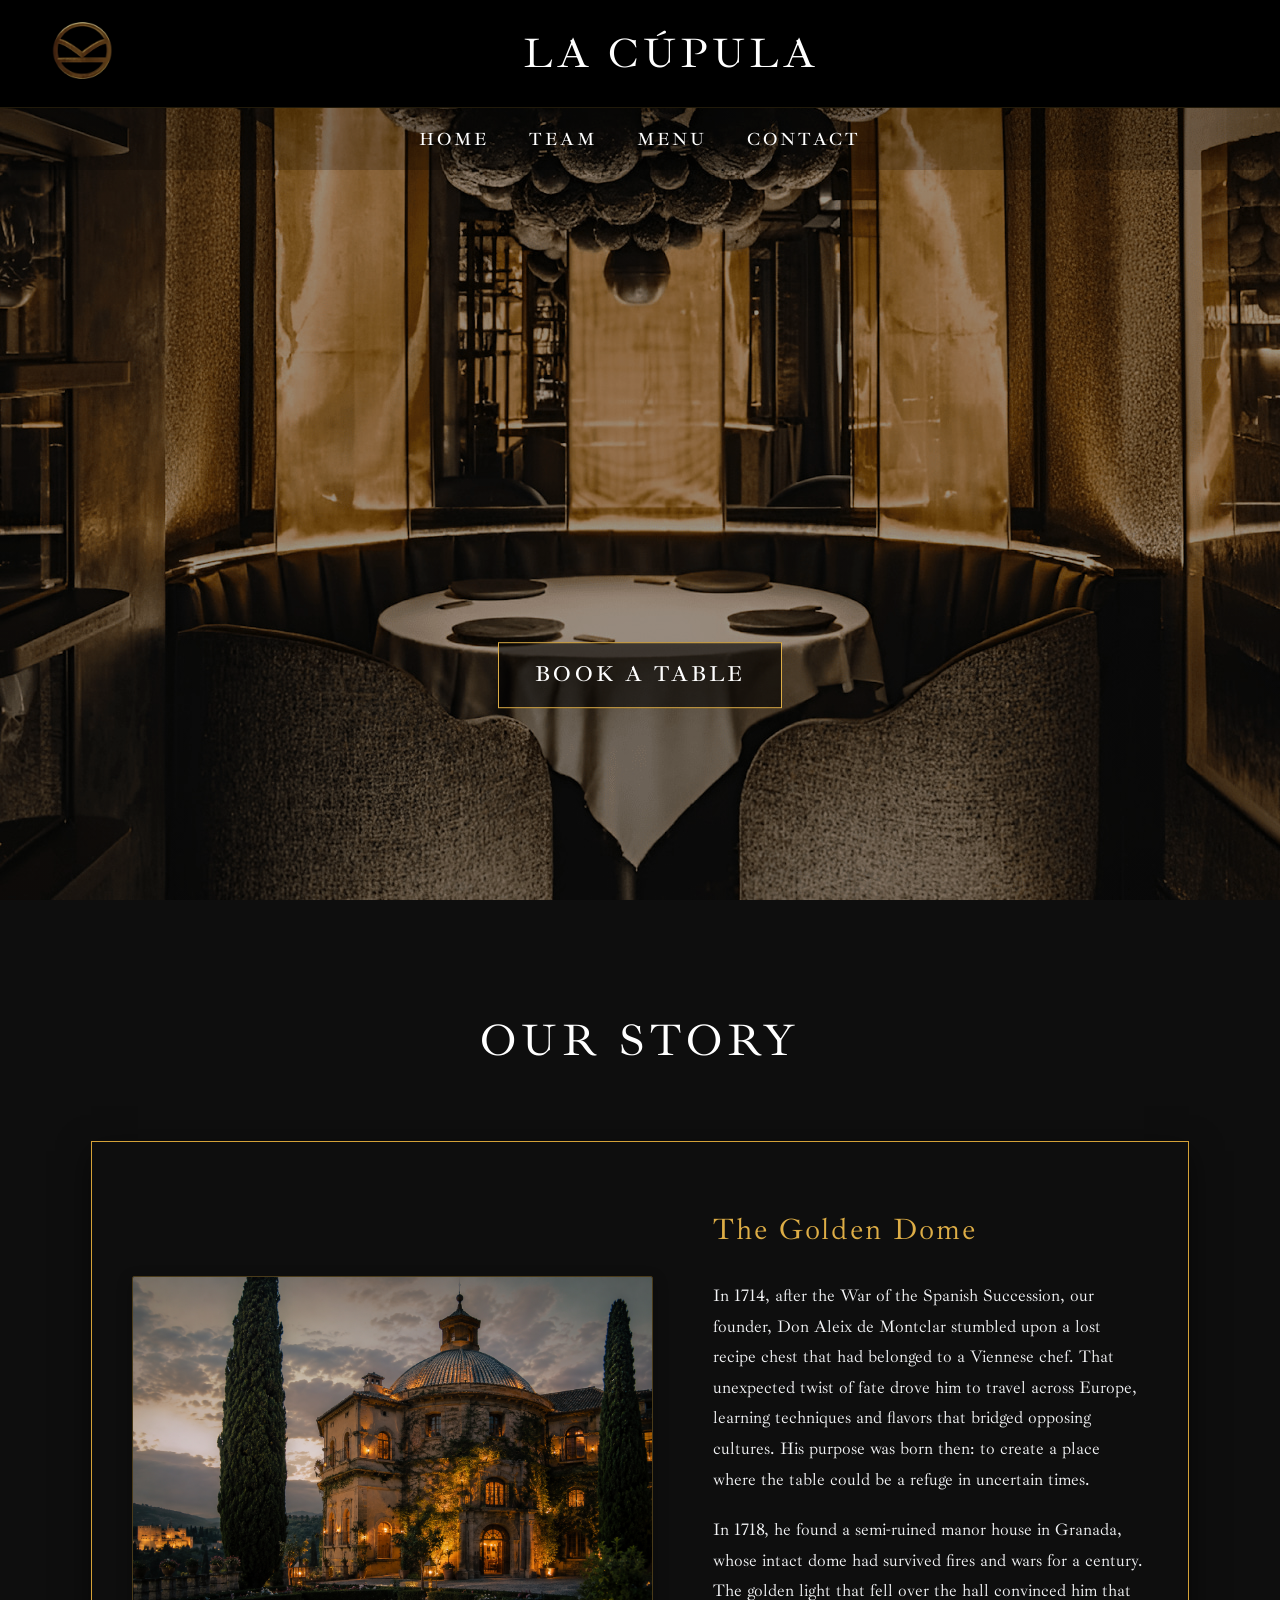
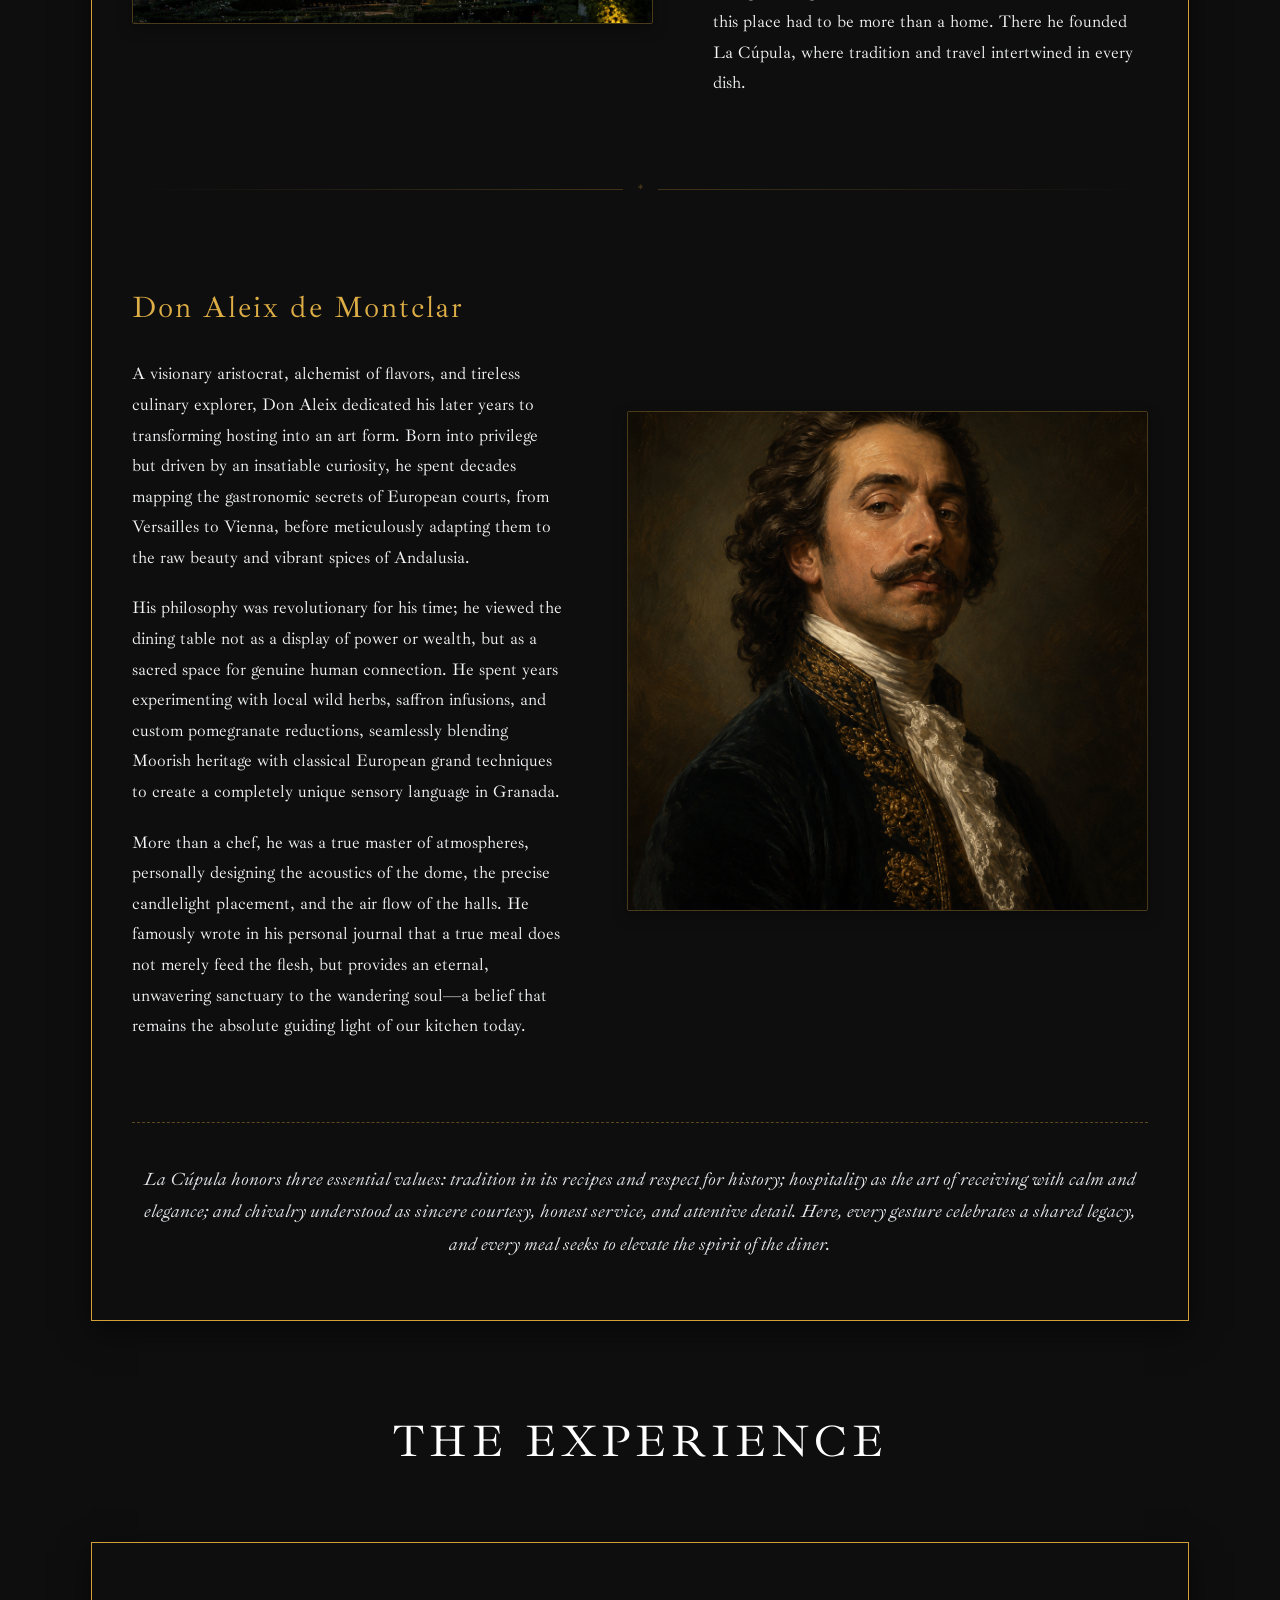
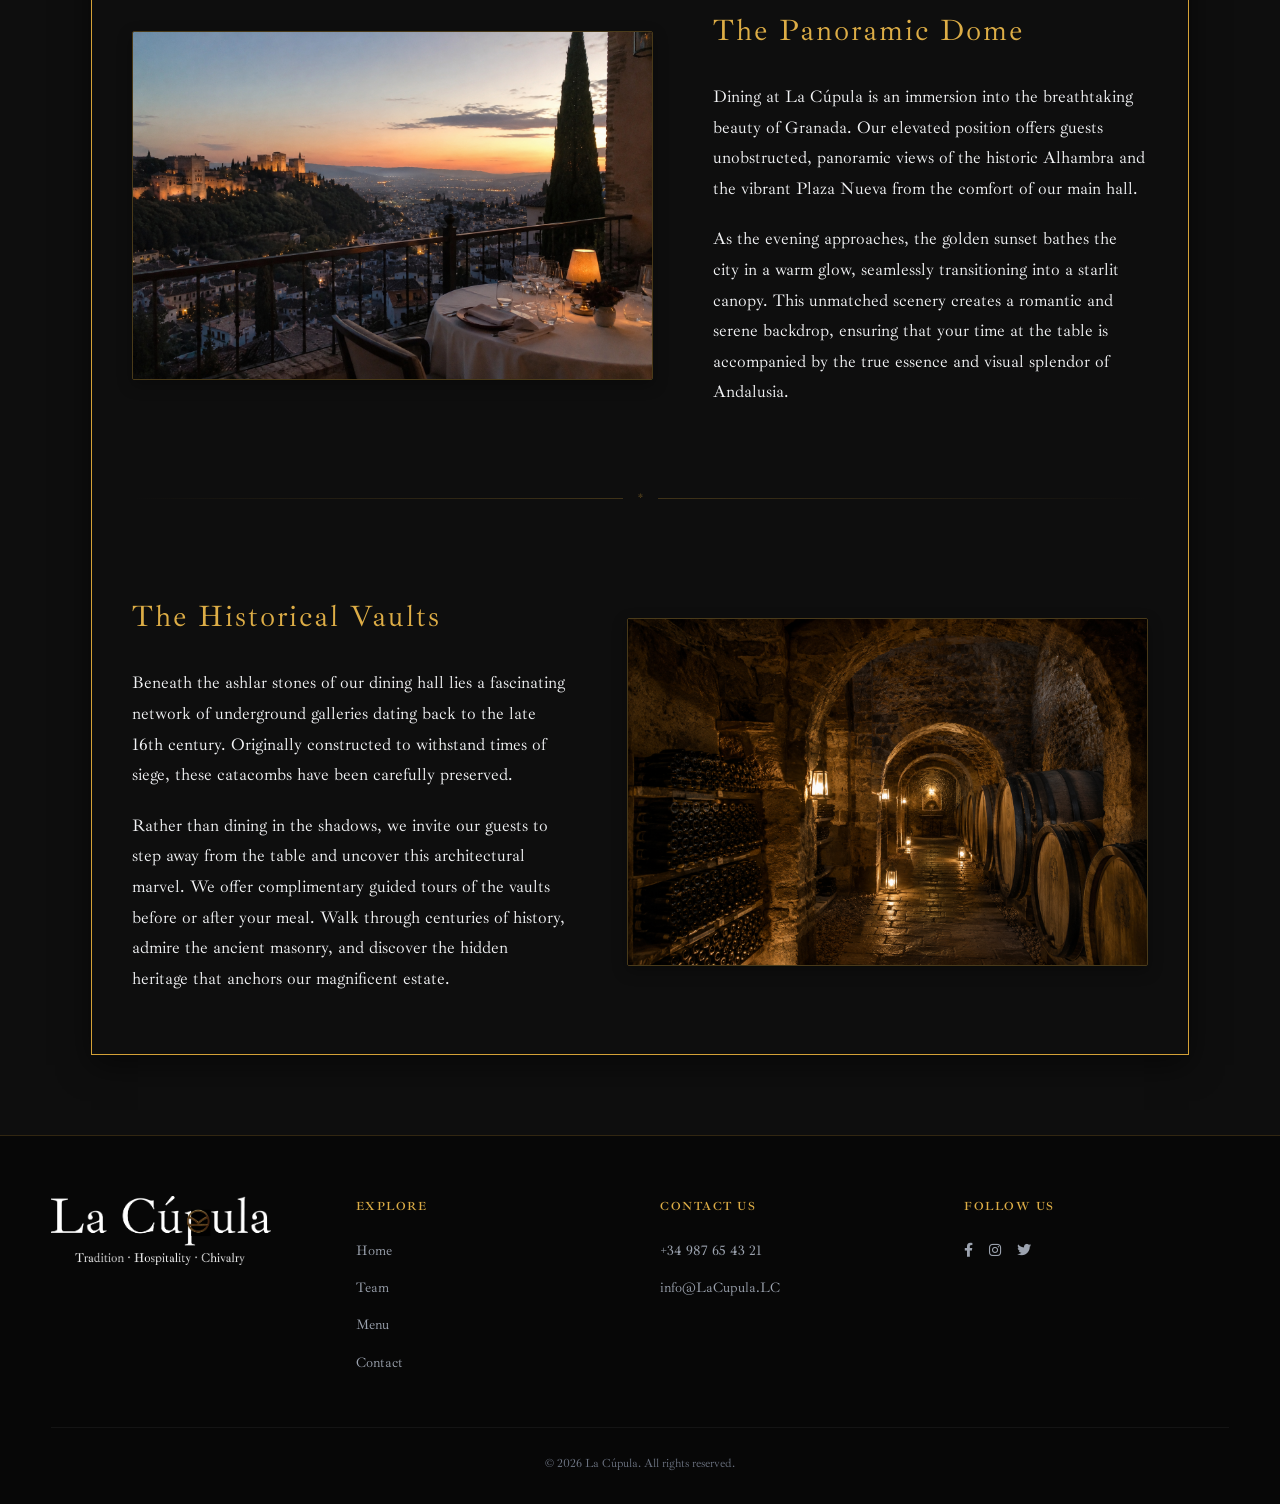
<file: Cupula/Index.html>
<!doctype html>
<html lang="en">
  <head>
    <meta charset="UTF-8" />
    <meta name="viewport" content="width=device-width, initial-scale=1.0" />
    <link rel="stylesheet" href="CSS/Footer.css" />
    <link rel="stylesheet" href="CSS/Header.css" />
    <link rel="stylesheet" href="CSS/Hero.css" />
    <link rel="stylesheet" href="CSS/Index.css" />
    <title>La Cúpula – Index</title>
    <link
      rel="stylesheet"
      href="https://cdnjs.cloudflare.com/ajax/libs/font-awesome/6.0.0/css/all.min.css"
    />
  </head>
  <body>
    <header>
      <div class="logo">
        <a href="index.html"
          ><img src="assets/img/logo.png" alt="La Cúpula Logo"
        /></a>
      </div>
      <div class="nombre">La Cúpula</div>

      <input type="checkbox" id="menu-toggle" class="menu-toggle" />
      <label
        for="menu-toggle"
        class="hamburger"
        aria-label="Toggle navigation menu"
      >
        <span></span>
        <span></span>
        <span></span>
      </label>

      <nav class="hamburger-menu">
        <a href="#story-section">HOME</a>
        <a href="html/Team.html">TEAM</a>
        <a href="html/Menu.html">MENU</a>
        <a href="html/Contact.html">CONTACT</a>
      </nav>
    </header>

    <main>
      <section class="hero">
        <div class="hero-menu">
          <nav class="hero-nav">
            <a href="#story-section">HOME</a>
            <a href="html/Team.html">TEAM</a>
            <a href="html/Menu.html">MENU</a>
            <a href="html/Contact.html">CONTACT</a>
          </nav>
        </div>
        <div class="hero-reserve">
          <a href="html/Contact.html">BOOK A TABLE</a>
        </div>
      </section>

      <section class="story-section">
        <h1 class="story-title">OUR STORY</h1>

        <div class="story-container">
          <div class="story-block">
            <div class="story-image-area">
              <img
                class="story-photo"
                src="assets/img/mansion.png"
                alt="Candlelight dinner ambiance at La Cúpula"
              />
            </div>
            <div class="story-text">
              <h2>The Golden Dome</h2>
              <p>
                In 1714, after the War of the Spanish Succession, our founder,
                Don Aleix de Montclar stumbled upon a lost recipe chest that had
                belonged to a Viennese chef. That unexpected twist of fate drove
                him to travel across Europe, learning techniques and flavors
                that bridged opposing cultures. His purpose was born then: to
                create a place where the table could be a refuge in uncertain
                times.
              </p>
              <p>
                In 1718, he found a semi-ruined manor house in Granada, whose
                intact dome had survived fires and wars for a century. The
                golden light that fell over the hall convinced him that this
                place had to be more than a home. There he founded La Cúpula,
                where tradition and travel intertwined in every dish.
              </p>
            </div>
          </div>

          <div class="story-separator"><span>*</span></div>

          <div class="story-block block-reverse">
            <div class="story-image-area">
              <img
                class="story-photo"
                src="assets/img/Don Aleix de Montclar.png"
                alt="Don Aleix de Montclar portrait"
              />
            </div>
            <div class="story-text">
              <h2>Don Aleix de Montclar</h2>
              <p>
                A visionary aristocrat, alchemist of flavors, and tireless
                culinary explorer, Don Aleix dedicated his later years to
                transforming hosting into an art form. Born into privilege but
                driven by an insatiable curiosity, he spent decades mapping the
                gastronomic secrets of European courts, from Versailles to
                Vienna, before meticulously adapting them to the raw beauty and
                vibrant spices of Andalusia.
              </p>
              <p>
                His philosophy was revolutionary for his time; he viewed the
                dining table not as a display of power or wealth, but as a
                sacred space for genuine human connection. He spent years
                experimenting with local wild herbs, saffron infusions, and
                custom pomegranate reductions, seamlessly blending Moorish
                heritage with classical European grand techniques to create a
                completely unique sensory language in Granada.
              </p>
              <p>
                More than a chef, he was a true master of atmospheres,
                personally designing the acoustics of the dome, the precise
                candlelight placement, and the air flow of the halls. He
                famously wrote in his personal journal that a true meal does not
                merely feed the flesh, but provides an eternal, unwavering
                sanctuary to the wandering soul—a belief that remains the
                absolute guiding light of our kitchen today.
              </p>
            </div>
          </div>

          <div class="story-footer">
            <p class="story-bottom">
              La Cúpula honors three essential values: tradition in its recipes
              and respect for history; hospitality as the art of receiving with
              calm and elegance; and chivalry understood as sincere courtesy,
              honest service, and attentive detail. Here, every gesture
              celebrates a shared legacy, and every meal seeks to elevate the
              spirit of the diner.
            </p>
          </div>
        </div>
      </section>

      <section class="experience-section">
        <h1 class="experience-title">THE EXPERIENCE</h1>

        <div class="experience-container">
          <div class="experience-block">
            <div class="experience-image-area">
              <img
                class="experience-photo"
                src="assets/img/views.png"
                alt="Panoramic views from La Cúpula"
              />
            </div>
            <div class="experience-text">
              <h2>The Panoramic Dome</h2>
              <p>
                Dining at La Cúpula is an immersion into the breathtaking beauty
                of Granada. Our elevated position offers guests unobstructed,
                panoramic views of the historic Alhambra and the vibrant Plaza
                Nueva from the comfort of our main hall.
              </p>
              <p>
                As the evening approaches, the golden sunset bathes the city in
                a warm glow, seamlessly transitioning into a starlit canopy.
                This unmatched scenery creates a romantic and serene backdrop,
                ensuring that your time at the table is accompanied by the true
                essence and visual splendor of Andalusia.
              </p>
            </div>
          </div>

          <div class="experience-separator"><span>*</span></div>

          <div class="experience-block block-reverse">
            <div class="experience-image-area">
              <img
                class="experience-photo"
                src="assets/img/Tunel.png"
                alt="The historical subterranean vaults of La Cúpula"
              />
            </div>
            <div class="experience-text">
              <h2>The Historical Vaults</h2>
              <p>
                Beneath the ashlar stones of our dining hall lies a fascinating
                network of underground galleries dating back to the late 16th
                century. Originally constructed to withstand times of siege,
                these catacombs have been carefully preserved.
              </p>
              <p>
                Rather than dining in the shadows, we invite our guests to step
                away from the table and uncover this architectural marvel. We
                offer complimentary guided tours of the vaults before or after
                your meal. Walk through centuries of history, admire the ancient
                masonry, and discover the hidden heritage that anchors our
                magnificent estate.
              </p>
            </div>
          </div>
        </div>
      </section>
    </main>

    <footer class="main-footer">
      <div class="container footer-grid">
        <div class="footer-brand">
          <img
            src="assets/img/Logo-complete.png"
            alt="La Cúpula Complete Brand Logo"
          />
        </div>
        <div class="footer-column">
          <h4>Explore</h4>
          <ul>
            <li><a href="Index.html">Home</a></li>
            <li><a href="../Team.html">Team</a></li>
            <li><a href="../Menu.html">Menu</a></li>
            <li><a href="../Contact.html">Contact</a></li>
          </ul>
        </div>
        <div class="footer-column">
          <h4>Contact Us</h4>
          <ul>
            <li class="contact-row">+34 987 65 43 21</li>
            <li class="contact-row">info@LaCupula.LC</li>
          </ul>
        </div>
        <div class="footer-column">
          <h4>Follow Us</h4>
          <div class="social-links">
            <a href="#" aria-label="Facebook"
              ><i class="fab fa-facebook-f"></i
            ></a>
            <a href="#" aria-label="Instagram"
              ><i class="fab fa-instagram"></i
            ></a>
            <a href="#" aria-label="Twitter"><i class="fab fa-twitter"></i></a>
          </div>
        </div>
      </div>
      <div class="footer-copyright">
        <p>&copy; 2026 La Cúpula. All rights reserved.</p>
      </div>
    </footer>
  </body>
</html>
</file>
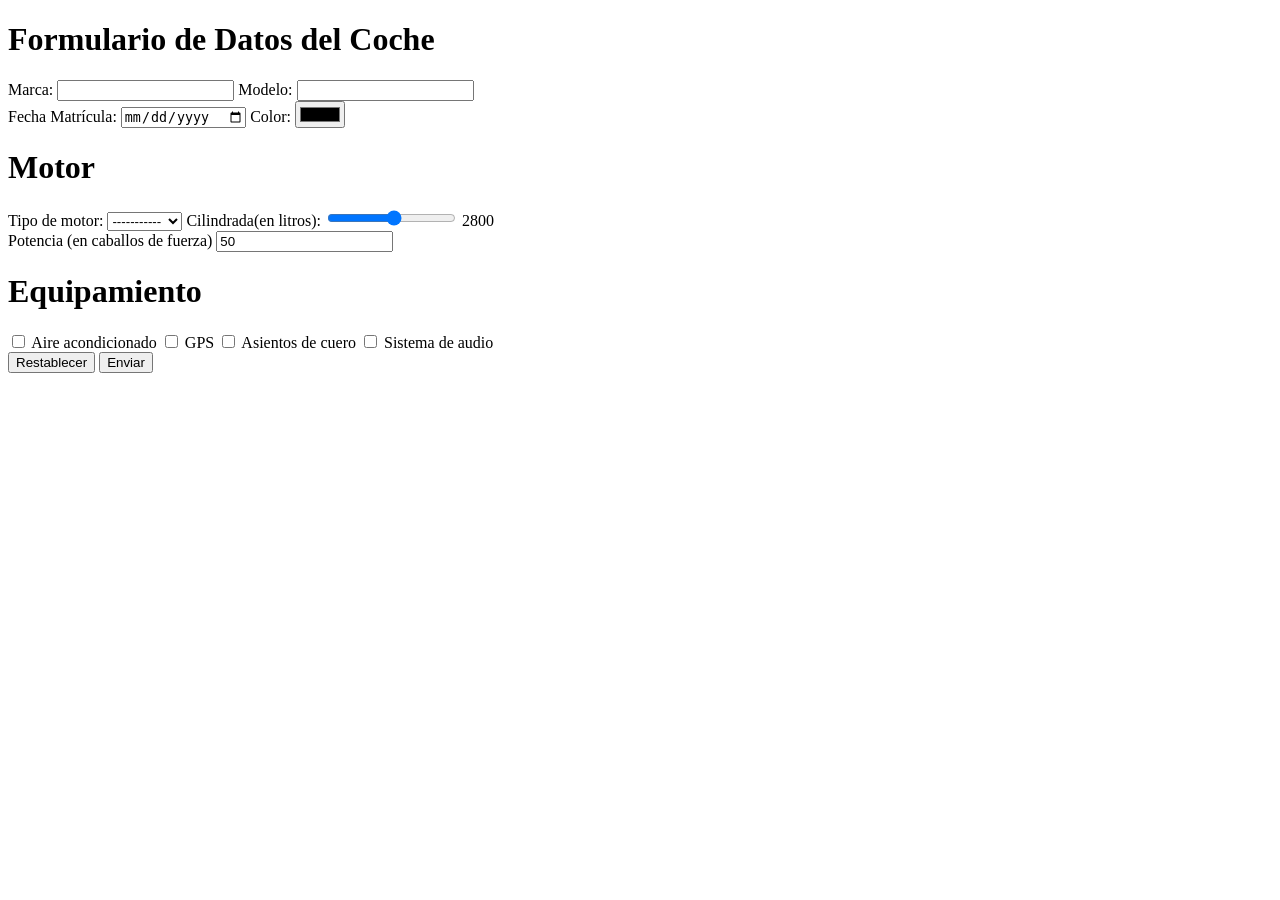
<file: DatosCoche.html>
<!DOCTYPE html>
<html lang="en">
<head>
    <meta charset="UTF-8">
    <meta name="viewport" content="width=device-width, initial-scale=1.0">
    <title>Formulario de Datos del Coche</title>
</head>
<body>
    <h1>Formulario de Datos del Coche</h1>
    <label for="Marca">Marca:</label>
    <input type="text" id="Marca" name="Marca" required>
    <label for="Modelo">Modelo:</label>
    <input type="text" id="Modelo" name="Modelo" required>
    <br>
    <label for="Fecha">Fecha Matrícula:</label>
    <input type="date" id="fecha_matricula" name="fecha_matricula" required>
    <label for="Color">Color:</label>
    <input type="color" id="Color" name="Color" required>
    <br>
    <h1>Motor</h1>
    <label for="Motor">Tipo de motor:</label>
    <select id="tipo" name="tipo" required>
        <option value="">-----------</option>
        <option value="Gasolina">Gasolina</option>
        <option value="Diesel">Diesel</option>
        <option value="Electrico">Electrico</option>
        <option value="Hibrido">Hibrido</option>
    </select>
    <label for="cilindrada">Cilindrada(en litros):</label>
    <input type="range" id="cilindrada" name="cilindrada" value="2800" min="400" max="5000" step="100" oninput="this.nextElementSibling.value =this.value" required>
    <output>2800</output>
    <br>
    <label for="Potencia">Potencia (en caballos de fuerza)</label>
    <input type="number" id="Potencia" name="Potencia" value="50" min="0" required>
    <br>
    <h1>Equipamiento</h1>
    <input type="checkbox" id="Aire" name="Aire" value="Aire">
    <label for="Aire">Aire acondicionado</label>
    <input type="checkbox" id="GPS" name="GPS" value="GPS">
    <label for="GPS">GPS</label>
    <input type="checkbox" id="cuero" name="cuero" value="cuero">
    <label for="cuero">Asientos de cuero</label>
    <input type="checkbox" id="Audio" name="Audio" value="Audio">
    <label for="Audio">Sistema de audio</label>
    <br>
    <button type="reset">Restablecer</button>  
    <button type="submit">Enviar</button>

</body>
</html>
</file>
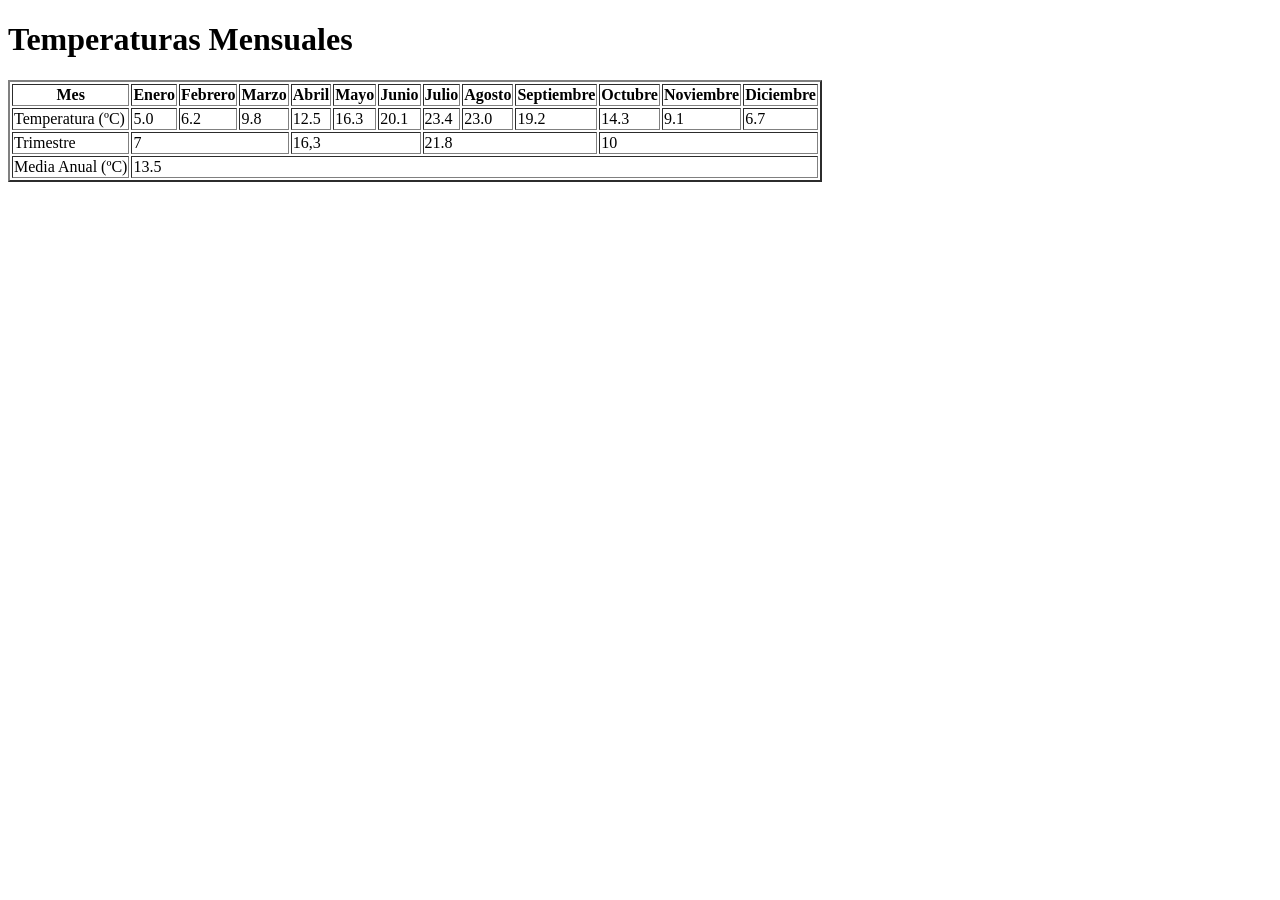
<file: TablaTemperatura.html>
<!DOCTYPE html>
<html lang="en">
<head>
    <meta charset="UTF-8">
    <meta name="viewport" content="width=device-width, initial-scale=1.0">
    <title>Temperaturas Mensuales</title>
</head>
<body>
    <h1>Temperaturas Mensuales</h1>
    <table border="2">
        <thead> 
            <tr>    
                <th>Mes</th>
                <th>Enero</th>
                <th>Febrero</th>
                <th>Marzo</th>
                <th>Abril</th>
                <th>Mayo</th>
                <th>Junio</th>
                <th>Julio</th>
                <th>Agosto</th>
                <th>Septiembre</th>
                <th>Octubre</th>
                <th>Noviembre</th>
                <th>Diciembre</th>
            </tr>
        </thead>
        <tr>
            <td>Temperatura (ºC)</td>
            <td>5.0</td>
            <td>6.2</td>
            <td>9.8</td>
            <td>12.5</td>
            <td>16.3</td>
            <td>20.1</td>
            <td>23.4</td>
            <td>23.0</td>
            <td>19.2</td>
            <td>14.3</td>
            <td>9.1</td>
            <td>6.7</td>
        </tr>
        <tr>
            <td>Trimestre</td>
            <td colspan="3">7</td>
            <td colspan="3">16,3</td>
            <td colspan="3">21.8</td>
            <td colspan="3">10</td>
        </tr>
        <tr>
            <td>Media Anual (ºC)</td>
            <td colspan="12">13.5</td>
        </tr>


    </table>
    
</body>
</html>
</file>
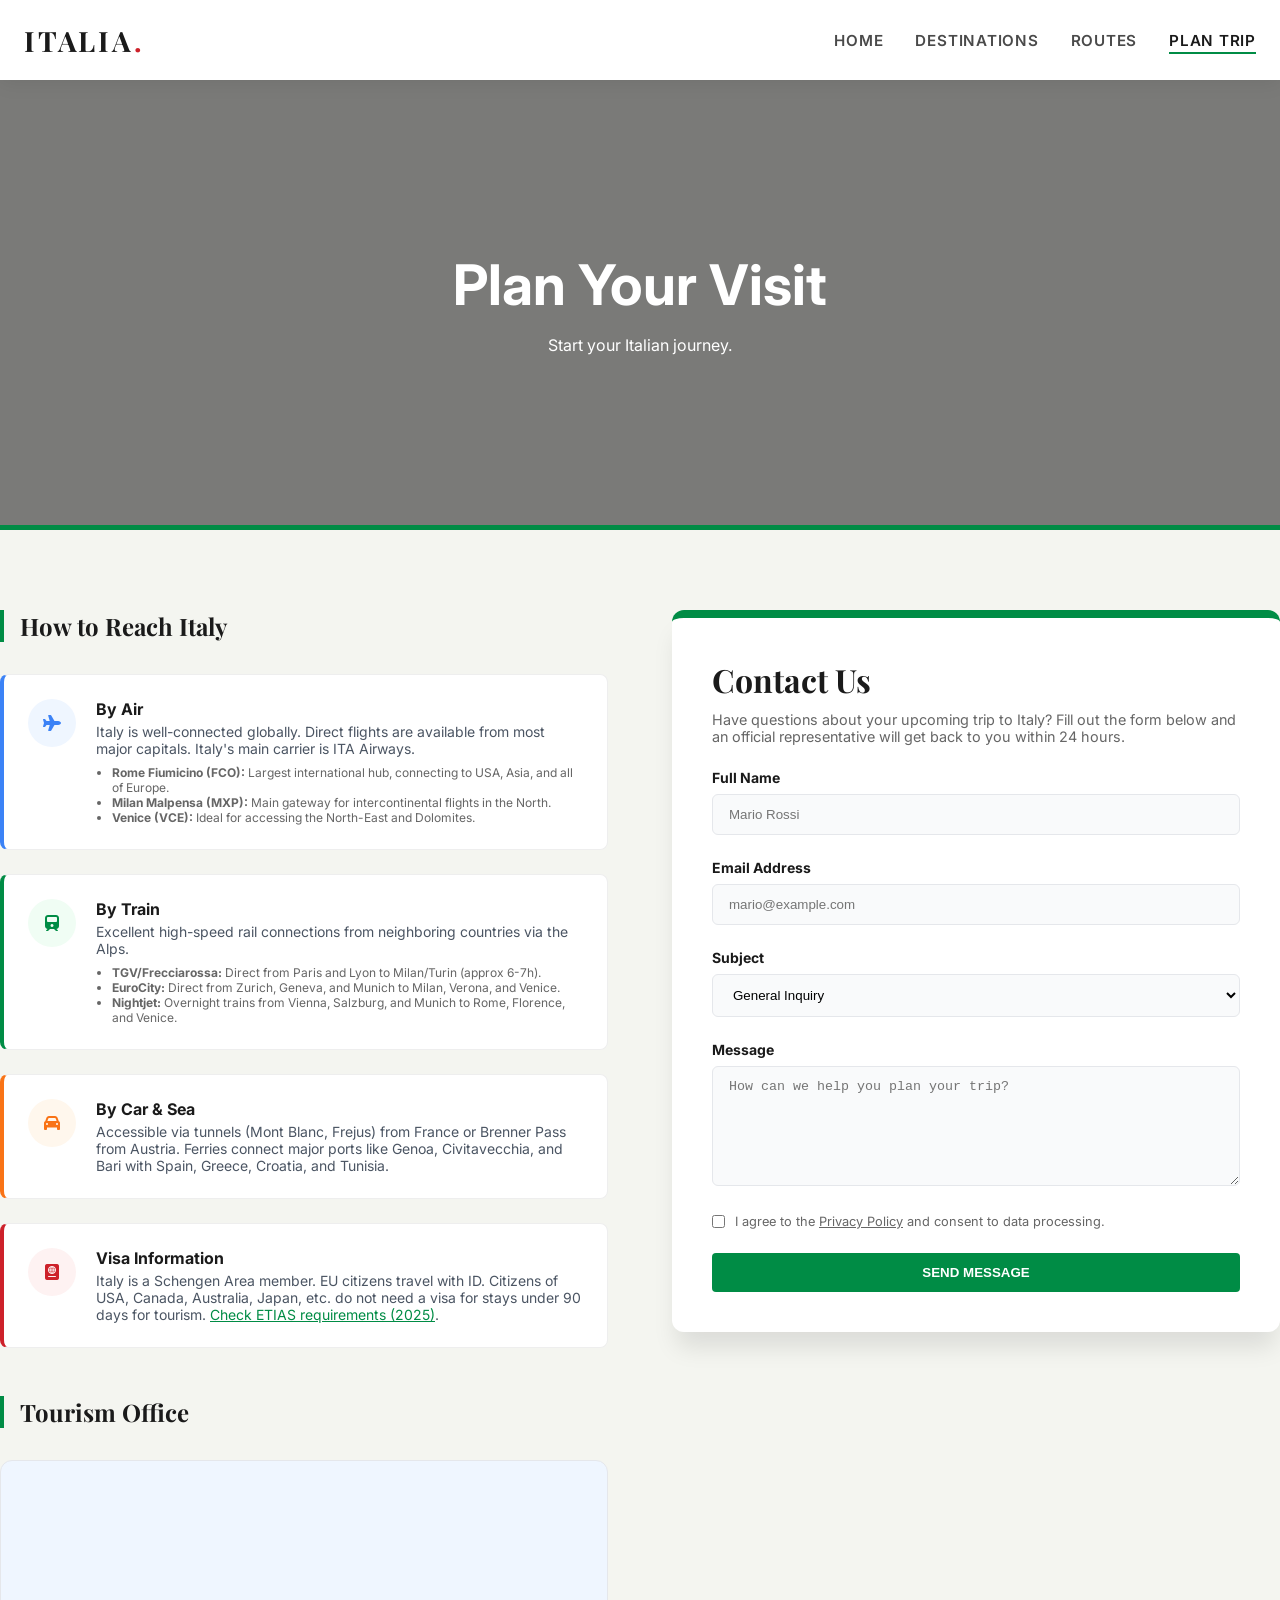
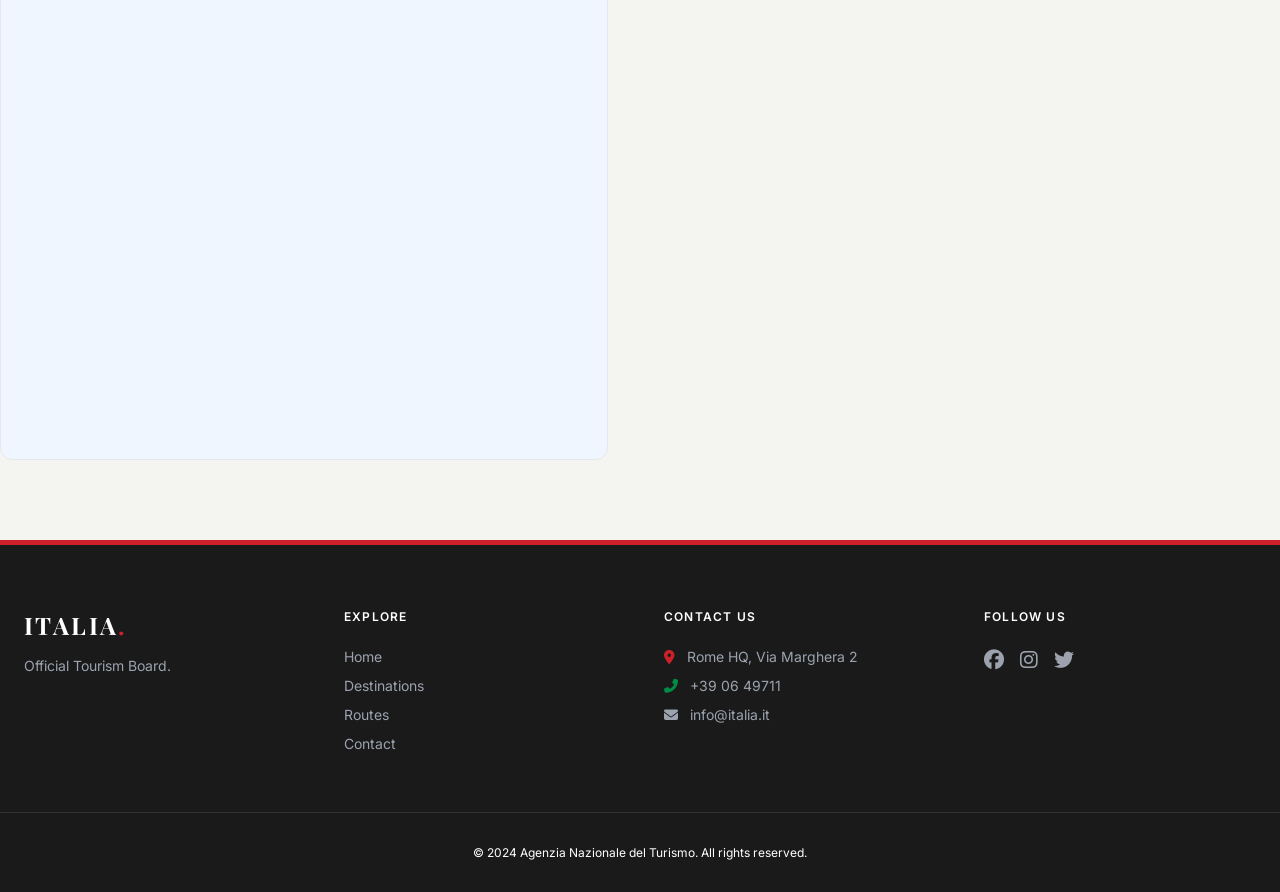
<file: visit italy/contact.html>
<!DOCTYPE html>
<html lang="en">
<head>
    <meta charset="UTF-8">
    <meta name="viewport" content="width=device-width, initial-scale=1.0">
    <title>Visit Italy | Contact</title>
    <link rel="stylesheet" href="https://cdnjs.cloudflare.com/ajax/libs/font-awesome/6.4.0/css/all.min.css">
    <link rel="stylesheet" href="css/nav.css">
    <link rel="stylesheet" href="css/contact.css">
    <link rel="stylesheet" href="css/footer.css">
</head>
<body>
    <nav class="main-navigation">
        <input type="checkbox" id="mobile-menu-cb" class="mobile-menu-checkbox">
        <div class="container navigation-container">
            <a href="index.html" class="logo">ITALIA<span>.</span></a>
            <div class="nav-links-desktop">
                <a href="index.html" class="nav-link">Home</a>
                <a href="destinations.html" class="nav-link">Destinations</a>
                <a href="routes.html" class="nav-link">Routes</a>
                <a href="contact.html" class="nav-link active">Plan Trip</a>
            </div>
            <label for="mobile-menu-cb" class="mobile-menu-toggle"><i class="fas fa-bars"></i></label>
        </div>
        <div class="mobile-menu-dropdown">
            <a href="index.html" class="mobile-link">Home</a>
            <a href="destinations.html" class="mobile-link">Destinations</a>
            <a href="routes.html" class="mobile-link">Routes</a>
            <a href="contact.html" class="mobile-link highlight">Contact Us</a>
        </div>
    </nav>
    <main>
        <header class="page-header header-contact">
            <div class="container">
                <h1>Plan Your Visit</h1>
                <p>Start your Italian journey.</p>
            </div>
        </header>
        <section class="section-padding container">
            <div class="contact-layout">
                <div class="contact-info-column">
                    <h3 class="contact-heading">How to Reach Italy</h3>
                    <div class="info-cards-wrapper">
                        <div class="info-card border-blue">
                            <div class="icon-circle bg-light-blue text-blue"><i class="fas fa-plane"></i></div>
                            <div>
                                <h4 class="info-card-title">By Air</h4>
                                <p class="info-card-text">Italy is well-connected globally. Direct flights are available from most major capitals. Italy's main carrier is ITA Airways.</p>
                                <ul style="margin-top: 8px; font-size: 0.75rem; color: #666; list-style: disc; padding-left: 16px;">
                                    <li><strong>Rome Fiumicino (FCO):</strong> Largest international hub, connecting to USA, Asia, and all of Europe.</li>
                                    <li><strong>Milan Malpensa (MXP):</strong> Main gateway for intercontinental flights in the North.</li>
                                    <li><strong>Venice (VCE):</strong> Ideal for accessing the North-East and Dolomites.</li>
                                </ul>
                            </div>
                        </div>
                        <div class="info-card border-green">
                            <div class="icon-circle bg-light-green text-green"><i class="fas fa-train"></i></div>
                            <div>
                                <h4 class="info-card-title">By Train</h4>
                                <p class="info-card-text">Excellent high-speed rail connections from neighboring countries via the Alps.</p>
                                <ul style="margin-top: 8px; font-size: 0.75rem; color: #666; list-style: disc; padding-left: 16px;">
                                    <li><strong>TGV/Frecciarossa:</strong> Direct from Paris and Lyon to Milan/Turin (approx 6-7h).</li>
                                    <li><strong>EuroCity:</strong> Direct from Zurich, Geneva, and Munich to Milan, Verona, and Venice.</li>
                                    <li><strong>Nightjet:</strong> Overnight trains from Vienna, Salzburg, and Munich to Rome, Florence, and Venice.</li>
                                </ul>
                            </div>
                        </div>
                        <div class="info-card border-orange">
                            <div class="icon-circle" style="background-color: #fff7ed; color: #f97316;"><i class="fas fa-car"></i></div>
                            <div>
                                <h4 class="info-card-title">By Car & Sea</h4>
                                <p class="info-card-text">Accessible via tunnels (Mont Blanc, Frejus) from France or Brenner Pass from Austria. Ferries connect major ports like Genoa, Civitavecchia, and Bari with Spain, Greece, Croatia, and Tunisia.</p>
                            </div>
                        </div>
                        <div class="info-card border-red">
                            <div class="icon-circle bg-light-red text-red"><i class="fas fa-passport"></i></div>
                            <div>
                                <h4 class="info-card-title">Visa Information</h4>
                                <p class="info-card-text">Italy is a Schengen Area member. EU citizens travel with ID. Citizens of USA, Canada, Australia, Japan, etc. do not need a visa for stays under 90 days for tourism. <a href="#" style="color: #008C45; text-decoration: underline;">Check ETIAS requirements (2025)</a>.</p>
                            </div>
                        </div>
                    </div>
                    <h3 class="contact-heading mt-large">Tourism Office</h3>
                    <div class="google-map-container">
                        <iframe width="100%" height="100%" frameborder="0" scrolling="no" marginheight="0" marginwidth="0" src="https://maps.google.com/maps?width=100%25&amp;height=600&amp;hl=en&amp;q=Viale%20Marco%20Fulvio%20Nobiliore,%2017,%2000175%20Roma%20RM,%20Italia+(Roma%20HQ)&amp;t=&amp;z=14&amp;ie=UTF8&amp;iwloc=B&amp;output=embed"></iframe>
                    </div>
                </div>
                <div class="contact-form-column">
                    <div class="form-wrapper">
                        <h2 class="form-title">Contact Us</h2>
                        <p class="form-intro">Have questions about your upcoming trip to Italy? Fill out the form below and an official representative will get back to you within 24 hours.</p>
                        <form>
                            <div class="form-group">
                                <label class="form-label">Full Name</label>
                                <input type="text" class="form-input" placeholder="Mario Rossi" required>
                            </div>
                            <div class="form-group">
                                <label class="form-label">Email Address</label>
                                <input type="email" class="form-input" placeholder="mario@example.com" required>
                            </div>
                            <div class="form-group">
                                <label class="form-label">Subject</label>
                                <select class="form-input">
                                    <option>General Inquiry</option>
                                    <option>Visa Assistance</option>
                                    <option>Press & Media</option>
                                    <option>Trade Partners</option>
                                </select>
                            </div>
                            <div class="form-group">
                                <label class="form-label">Message</label>
                                <textarea class="form-input form-textarea" rows="5" placeholder="How can we help you plan your trip?" required></textarea>
                            </div>
                            <div class="form-checkbox-group" style="display: flex; align-items: center; margin-bottom: 24px;">
                                <input type="checkbox" id="privacy" style="margin-right: 10px;" required>
                                <label for="privacy" style="font-size: 0.8rem; color: #666;">I agree to the <a href="#" style="text-decoration: underline;">Privacy Policy</a> and consent to data processing.</label>
                            </div>
                            <button type="submit" class="btn-submit">SEND MESSAGE</button>
                        </form>
                    </div>
                </div>
            </div>
        </section>
    </main>
    <footer class="main-footer">
      <div class="container footer-grid">
        <div class="footer-brand">
          <h2>ITALIA<span>.</span></h2>
          <p>Official Tourism Board.</p>
        </div>
        <div class="footer-column">
          <h4>Explore</h4>
          <ul>
            <li><a href="index.html">Home</a></li>
            <li><a href="destinations.html">Destinations</a></li>
            <li><a href="routes.html">Routes</a></li>
            <li><a href="contact.html">Contact</a></li>
          </ul>
        </div>
        <div class="footer-column">
          <h4>Contact Us</h4>
          <ul>
            <li class="contact-row">
              <i class="fas fa-map-marker-alt icon-red"></i> Rome HQ, Via
              Marghera 2
            </li>
            <li class="contact-row">
              <i class="fas fa-phone-alt icon-green"></i> +39 06 49711
            </li>
            <li class="contact-row">
              <i class="fas fa-envelope"></i> info@italia.it
            </li>
          </ul>
        </div>
        <div class="footer-column">
          <h4>Follow Us</h4>
          <div class="social-links">
            <a href="#"><i class="fab fa-facebook"></i></a
            ><a href="#"><i class="fab fa-instagram"></i></a
            ><a href="#"><i class="fab fa-twitter"></i></a>
          </div>
        </div>
      </div>
      <div class="footer-copyright">
        <p>&copy; 2024 Agenzia Nazionale del Turismo. All rights reserved.</p>
      </div>
    </footer>
    <script src="js/main.js"></script>
</body>
</html>
</file>
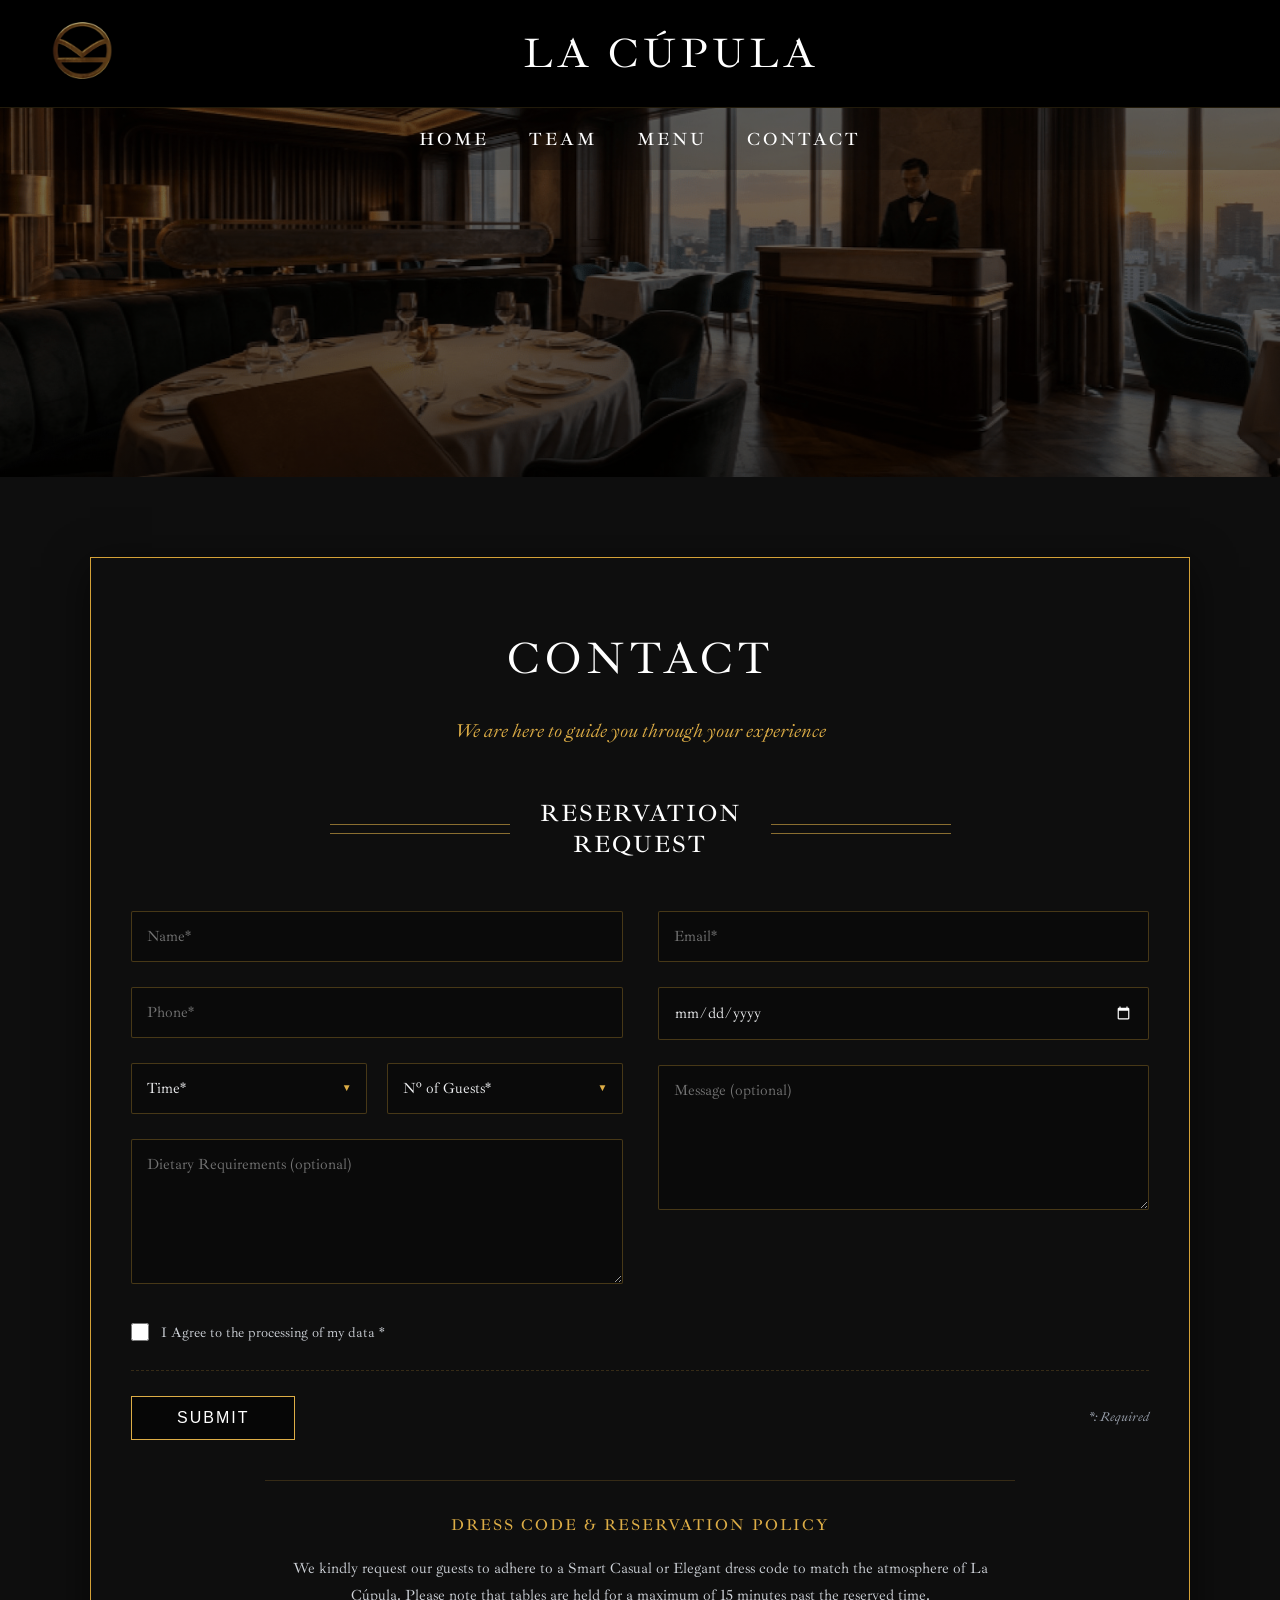
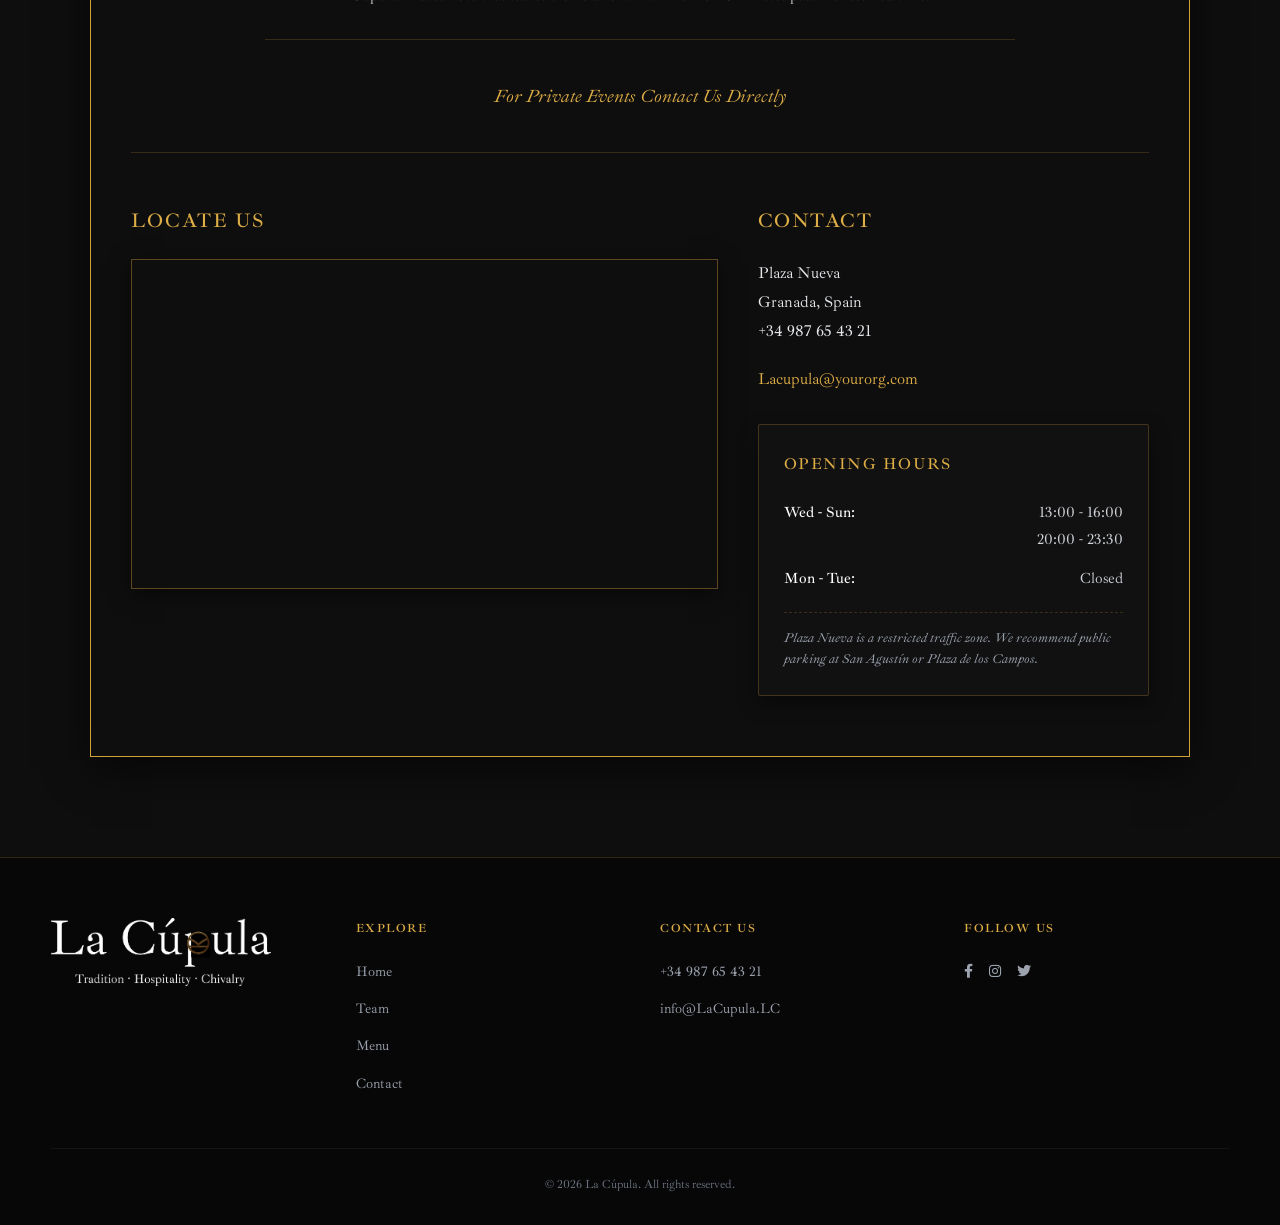
<file: Cupula/html/Contact.html>
<!doctype html>
<html lang="en">
  <head>
    <meta charset="UTF-8" />
    <meta name="viewport" content="width=device-width, initial-scale=1.0" />
    <title>La Cúpula – Contact</title>
    <link rel="stylesheet" href="../CSS/Header.css" />
    <link rel="stylesheet" href="../CSS/Footer.css" />
    <link rel="stylesheet" href="../CSS/Hero.css" />
    <link rel="stylesheet" href="../CSS/Contact.css" />
    <link
      rel="stylesheet"
      href="https://cdnjs.cloudflare.com/ajax/libs/font-awesome/6.0.0/css/all.min.css"
    />
  </head>
  <body>
    <header>
      <div class="logo">
        <a href="../Index.html"
          ><img src="../assets/img/logo.png" alt="La Cúpula Logo"
        /></a>
      </div>
      <div class="nombre">La Cúpula</div>

      <input type="checkbox" id="menu-toggle" class="menu-toggle" />
      <label for="menu-toggle" class="hamburger">
        <span></span>
        <span></span>
        <span></span>
      </label>

      <nav class="hamburger-menu">
        <a href="../Index.html">HOME</a>
        <a href="Team.html">TEAM</a>
        <a href="Menu.html">MENU</a>
        <a href="#contact-section">CONTACT</a>
      </nav>
    </header>

    <section class="hero-menu">
      <nav class="hero-nav">
        <a href="../Index.html">HOME</a>
        <a href="Team.html">TEAM</a>
        <a href="Menu.html">MENU</a>
        <a href="#contact-section">CONTACT</a>
      </nav>
    </section>

    <section class="hero"></section>

    <main class="contact-section">
      <div class="contact-wrapper">
        <h1 class="contact-title">CONTACT</h1>
        <p class="subtitle">We are here to guide you through your experience</p>

        <div class="reservation-title">
          <div class="line-group left">
            <div class="line"></div>
            <div class="line"></div>
          </div>
          <div class="text">
            <span>RESERVATION</span><br />
            <span>REQUEST</span>
          </div>
          <div class="line-group right">
            <div class="line"></div>
            <div class="line"></div>
          </div>
        </div>

        <div class="form-container">
          <form action="#" method="POST">
            <div class="form-grid">
              <div class="left-side">
                <div class="input-group">
                  <input type="text" placeholder="Name*" required />
                </div>
                <div class="input-group">
                  <input type="tel" placeholder="Phone*" required />
                </div>

                <div class="row">
                  <div class="select-wrapper">
                    <select required>
                      <option value="" disabled selected>Time*</option>
                      <option value="afternoon">Afternoon</option>
                      <option value="evening">Evening</option>
                      <option value="night">Night</option>
                    </select>
                  </div>

                  <div class="select-wrapper">
                    <select required>
                      <option value="" disabled selected>Nº of Guests*</option>
                      <option value="1">1</option>
                      <option value="2">2</option>
                      <option value="3">3</option>
                      <option value="4">4</option>
                      <option value="5">5</option>
                      <option value="6">6</option>
                      <option value="7">7</option>
                      <option value="8">8</option>
                      <option value="9">9</option>
                      <option value="10">10</option>
                      <option value="11">11</option>
                      <option value="12">12</option>
                    </select>
                  </div>
                </div>

                <div class="input-group">
                  <textarea
                    placeholder="Dietary Requirements (optional)"
                  ></textarea>
                </div>
              </div>

              <div class="right-side">
                <div class="input-group">
                  <input type="email" placeholder="Email*" required />
                </div>
                <div class="input-group">
                  <input type="date" required />
                </div>
                <div class="input-group text-area-full">
                  <textarea placeholder="Message (optional)"></textarea>
                </div>
              </div>
            </div>

            <div class="form-footer">
              <div class="checkbox-area">
                <input type="checkbox" required />
                <label for="privacy"
                  >I Agree to the processing of my data *</label
                >
              </div>

              <div class="submit-block">
                <button type="submit">SUBMIT</button>
                <span class="required-note">*: Required</span>
              </div>
            </div>
          </form>
        </div>

        <div class="rules-box">
          <h3 class="rules-title">DRESS CODE & RESERVATION POLICY</h3>
          <p class="rules-text">
            We kindly request our guests to adhere to a Smart Casual or Elegant
            dress code to match the atmosphere of La Cúpula. Please note that
            tables are held for a maximum of 15 minutes past the reserved time.
          </p>
        </div>

        <p class="private-events">For Private Events Contact Us Directly</p>

        <div class="bottom-section">
          <div class="locate-box">
            <h2>Locate Us</h2>
            <div
              class="map"
              aria-label="Map location of La Cúpula in Plaza Nueva, Granada"
            >
              <iframe
                src="https://www.google.com/maps/embed?pb=!1m18!1m12!1m3!1d1589.5043718157503!2d-3.5969571009928702!3d37.17626317894817!2m3!1f0!2f0!3f0!3m2!1i1024!2i768!4f13.1!3m3!1m2!1s0xd71fcb8cf3ee6e7%3A0xe9a7e1b5e4127395!2sPl.%20Nueva%2C%2018010%20Granada!5e0!3m2!1ses!2ses!4v1781035770974!5m2!1ses!2ses"
                allowfullscreen=""
                loading="lazy"
                referrerpolicy="no-referrer-when-downgrade"
              ></iframe>
            </div>
          </div>

          <div class="info-box">
            <h2>CONTACT</h2>
            <p class="address">
              Plaza Nueva<br />
              Granada, Spain<br />
              +34 987 65 43 21
            </p>
            <p class="email-direct">Lacupula@yourorg.com</p>

            <div class="hours-card">
              <h3>Opening Hours</h3>
              <div class="hours-row">
                <span class="days">Wed - Sun:</span>
                <span class="times"
                  >13:00 - 16:00 <br />
                  20:00 - 23:30</span
                >
              </div>
              <div class="hours-row">
                <span class="days">Mon - Tue:</span>
                <span class="times">Closed</span>
              </div>
              <p class="parking-note">
                Plaza Nueva is a restricted traffic zone. We recommend public
                parking at San Agustín or Plaza de los Campos.
              </p>
            </div>
          </div>
        </div>
      </div>
    </main>

    <footer class="main-footer">
      <div class="container footer-grid">
        <div class="footer-brand">
          <img
            src="../assets/img/Logo-complete.png"
            alt="La Cúpula Complete Brand Logo"
          />
        </div>
        <div class="footer-column">
          <h4>Explore</h4>
          <ul>
            <li><a href="../Index.html">Home</a></li>
            <li><a href="Team.html">Team</a></li>
            <li><a href="Menu.html">Menu</a></li>
            <li><a href="Contact.html">Contact</a></li>
          </ul>
        </div>
        <div class="footer-column">
          <h4>Contact Us</h4>
          <ul>
            <li class="contact-row">+34 987 65 43 21</li>
            <li class="contact-row">info@LaCupula.LC</li>
          </ul>
        </div>
        <div class="footer-column">
          <h4>Follow Us</h4>
          <div class="social-links">
            <a href="#" aria-label="Facebook"
              ><i class="fab fa-facebook-f"></i
            ></a>
            <a href="#" aria-label="Instagram"
              ><i class="fab fa-instagram"></i
            ></a>
            <a href="#" aria-label="Twitter"><i class="fab fa-twitter"></i></a>
          </div>
        </div>
      </div>
      <div class="footer-copyright">
        <p>&copy; 2026 La Cúpula. All rights reserved.</p>
      </div>
    </footer>
  </body>
</html>
</file>
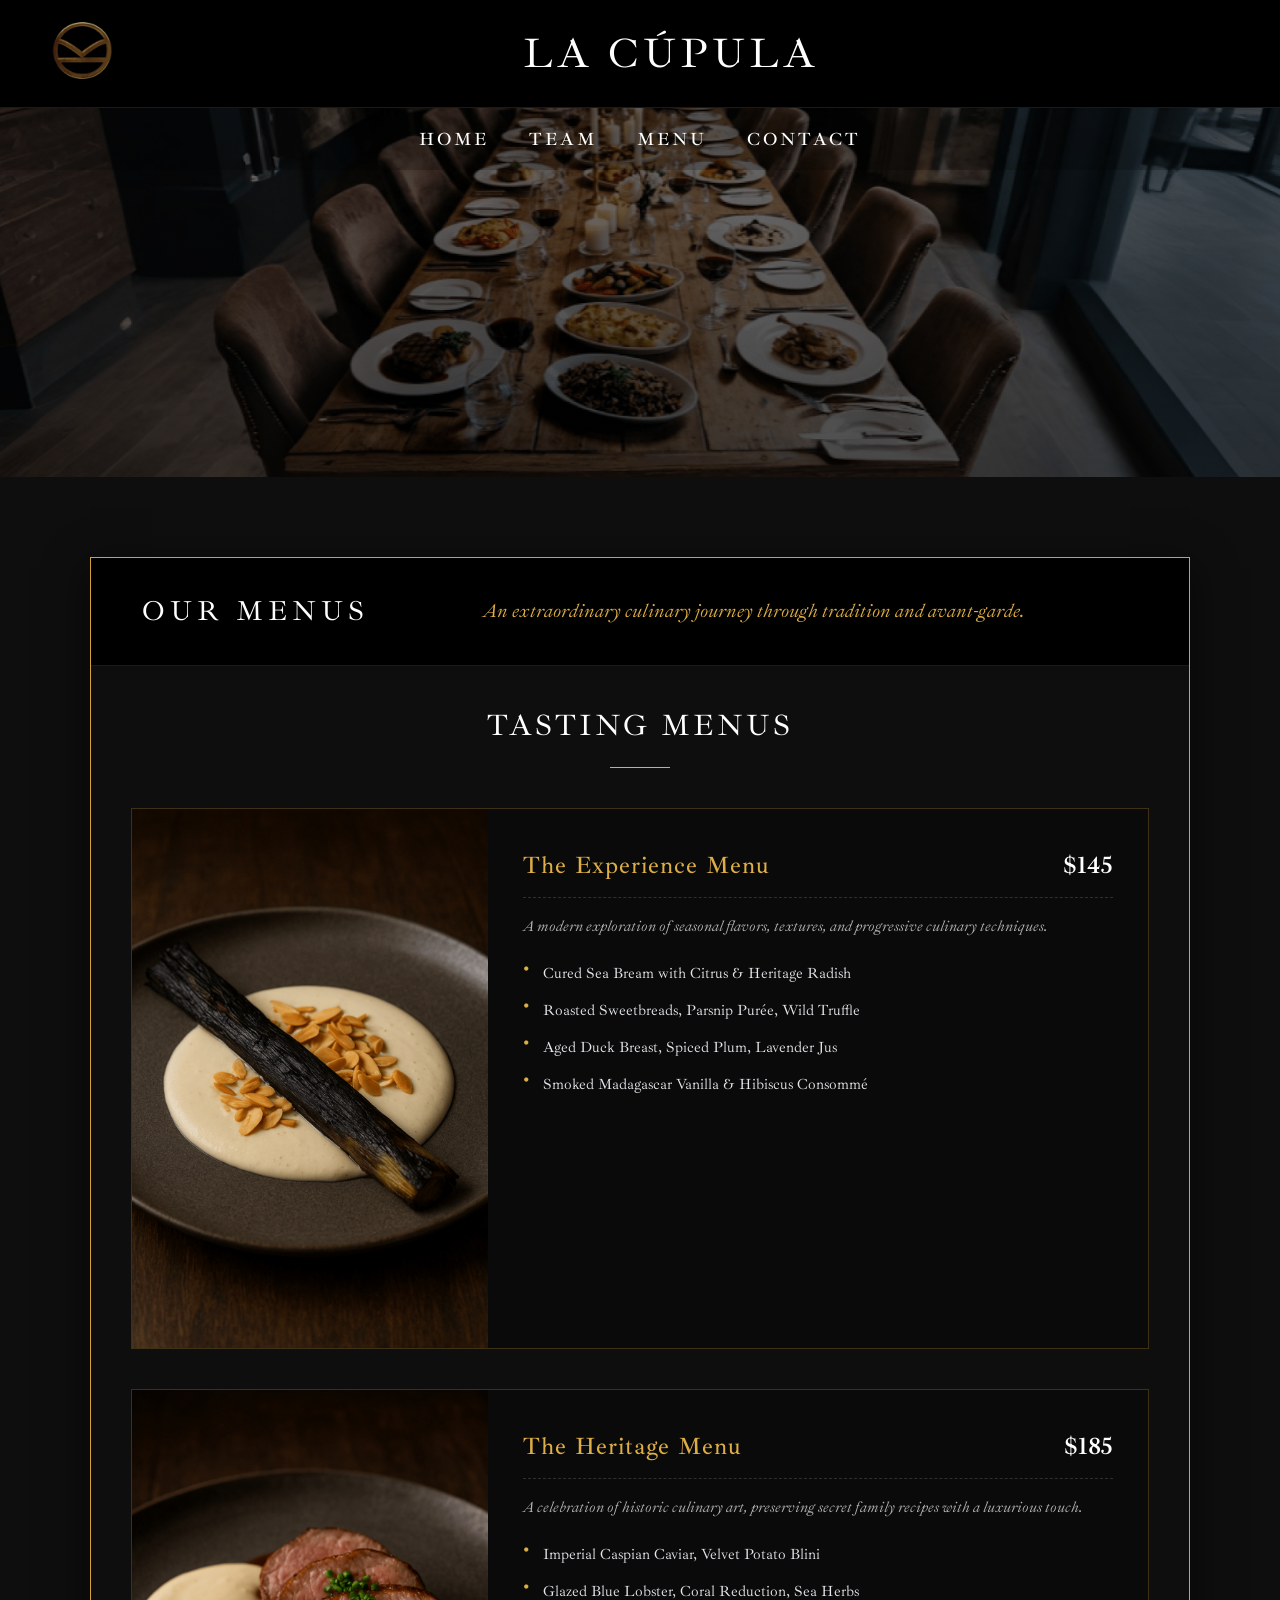
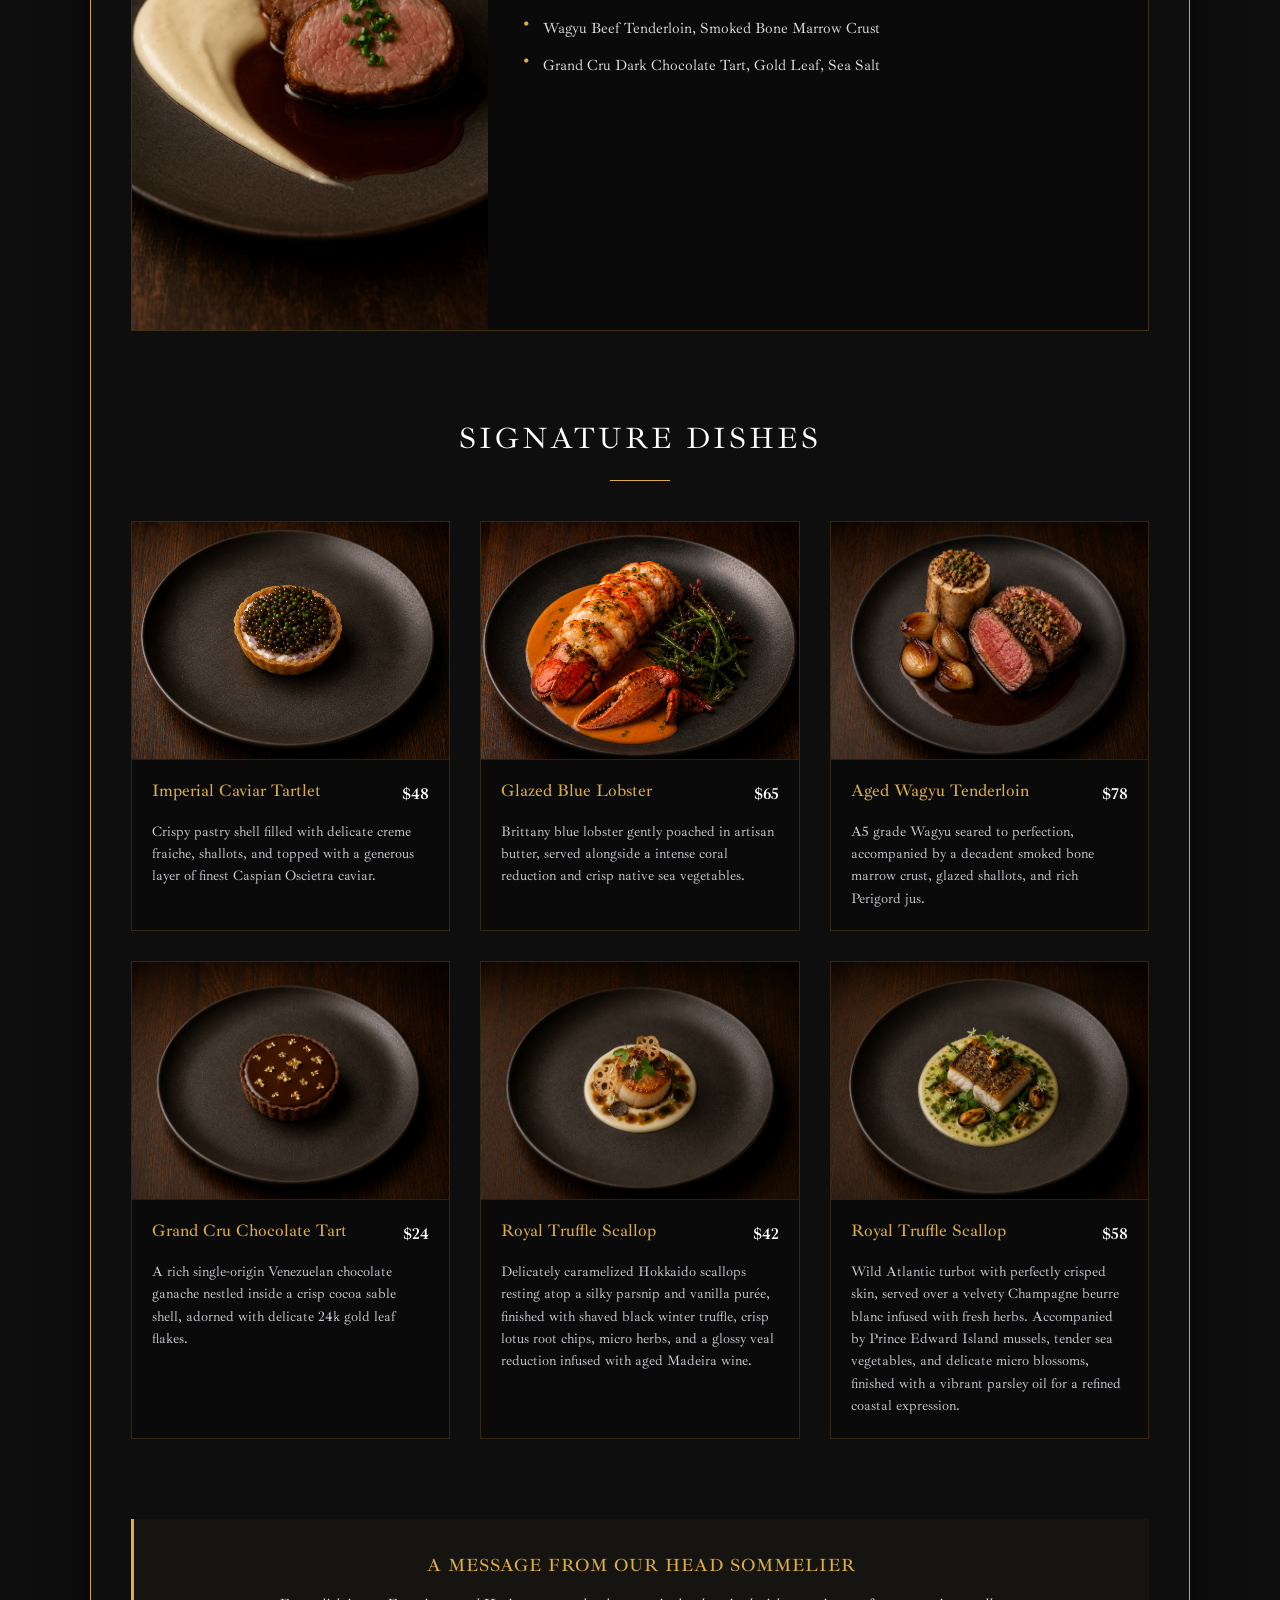
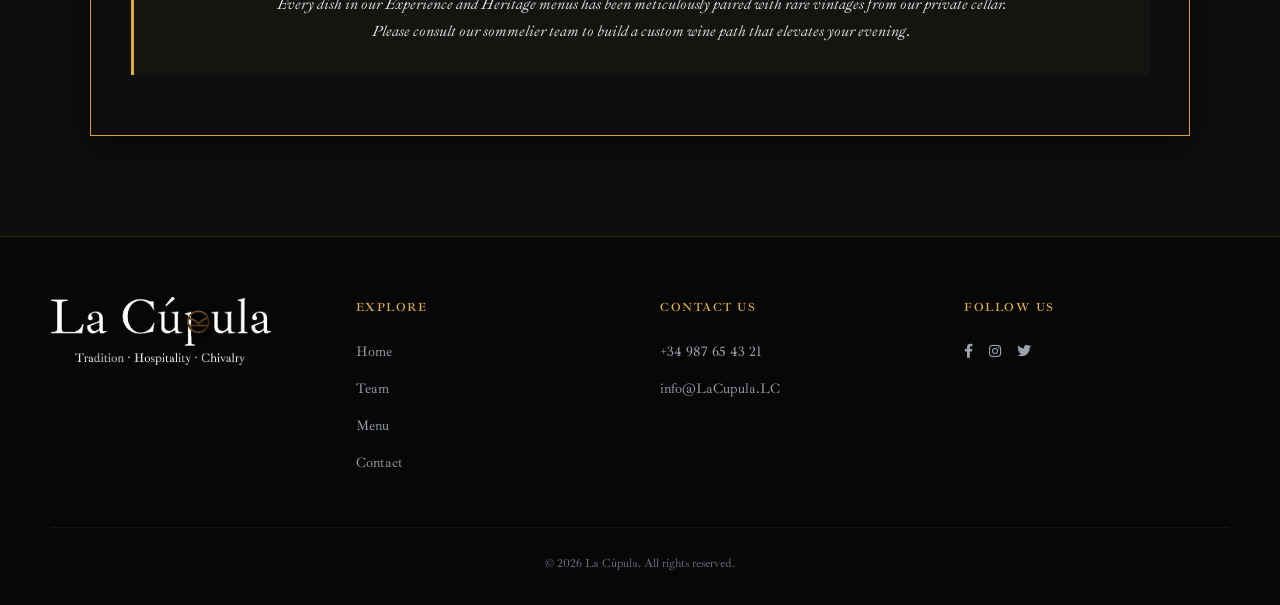
<file: Cupula/html/Menu.html>
<!doctype html>
<html lang="en">
  <head>
    <meta charset="UTF-8" />
    <meta name="viewport" content="width=device-width, initial-scale=1.0" />
    <title>La Cúpula – Menu</title>
    <link rel="stylesheet" href="../CSS/Header.css" />
    <link rel="stylesheet" href="../CSS/Footer.css" />
    <link rel="stylesheet" href="../CSS/Hero.css" />
    <link rel="stylesheet" href="../CSS/Menu.css" />
    <link
      rel="stylesheet"
      href="https://cdnjs.cloudflare.com/ajax/libs/font-awesome/6.0.0/css/all.min.css"
    />
  </head>

  <body>
    <header>
      <div class="logo">
        <a href="../Index.html"
          ><img src="../assets/img/logo.png" alt="La Cúpula Logo"
        /></a>
      </div>
      <div class="nombre">La Cúpula</div>

      <input type="checkbox" id="menu-toggle" class="menu-toggle" />
      <label
        for="menu-toggle"
        class="hamburger"
        aria-label="Toggle navigation menu"
      >
        <span></span>
        <span></span>
        <span></span>
      </label>

      <nav class="hamburger-menu">
        <a href="../Index.html">HOME</a>
        <a href="Team.html">TEAM</a>
        <a href="#menu-section">MENU</a>
        <a href="Contact.html">CONTACT</a>
      </nav>
    </header>

    <section class="hero-menu">
      <nav class="hero-nav">
        <a href="../Index.html">HOME</a>
        <a href="Team.html">TEAM</a>
        <a href="#menu-section">MENU</a>
        <a href="Contact.html">CONTACT</a>
      </nav>
    </section>

    <section class="hero"></section>

    <main class="menu-section">
      <div class="menu-wrapper">
        <div class="text-header"></div>

        <header class="menu-main-header">
          <h1 class="menu-main-title">OUR MENUS</h1>
          <p class="menu-intro">
            An extraordinary culinary journey through tradition and avant-garde.
          </p>
        </header>

        <section class="menu-group">
          <h2 class="group-title">Tasting Menus</h2>
          <div class="tasting-container">
            <article class="tasting-box">
              <div class="tasting-left">
                <img
                  src="../assets/img/Photo-Menu 2.jpg"
                  alt="The Experience Tasting Menu"
                />
              </div>
              <div class="tasting-right">
                <div class="tasting-header">
                  <h3>The Experience Menu</h3>
                  <span class="price">$145</span>
                </div>
                <p class="tasting-desc">
                  A modern exploration of seasonal flavors, textures, and
                  progressive culinary techniques.
                </p>
                <ul class="menu-items-list">
                  <li>Cured Sea Bream with Citrus & Heritage Radish</li>
                  <li>Roasted Sweetbreads, Parsnip Purée, Wild Truffle</li>
                  <li>Aged Duck Breast, Spiced Plum, Lavender Jus</li>
                  <li>Smoked Madagascar Vanilla & Hibiscus Consommé</li>
                </ul>
              </div>
            </article>

            <article class="tasting-box">
              <div class="tasting-left">
                <img
                  src="../assets/img/Photo-Menu 1.jpg"
                  alt="The Heritage Tasting Menu"
                />
              </div>
              <div class="tasting-right">
                <div class="tasting-header">
                  <h3>The Heritage Menu</h3>
                  <span class="price">$185</span>
                </div>
                <p class="tasting-desc">
                  A celebration of historic culinary art, preserving secret
                  family recipes with a luxurious touch.
                </p>
                <ul class="menu-items-list">
                  <li>Imperial Caspian Caviar, Velvet Potato Blini</li>
                  <li>Glazed Blue Lobster, Coral Reduction, Sea Herbs</li>
                  <li>Wagyu Beef Tenderloin, Smoked Bone Marrow Crust</li>
                  <li>Grand Cru Dark Chocolate Tart, Gold Leaf, Sea Salt</li>
                </ul>
              </div>
            </article>
          </div>
        </section>

        <section class="menu-group">
          <h2 class="group-title">Signature Dishes</h2>
          <div class="dishes-grid">
            <article class="dish-card">
              <div class="card-image">
                <img
                  src="../assets/img/plato_1.png"
                  alt="Imperial Caviar Tartlet"
                />
              </div>
              <div class="card-text">
                <div class="dish-meta">
                  <h3>Imperial Caviar Tartlet</h3>
                  <span class="dish-price">$48</span>
                </div>
                <p>
                  Crispy pastry shell filled with delicate creme fraiche,
                  shallots, and topped with a generous layer of finest Caspian
                  Oscietra caviar.
                </p>
              </div>
            </article>

            <article class="dish-card">
              <div class="card-image">
                <img
                  src="../assets/img/plato_2.png"
                  alt="Glazed Blue Lobster"
                />
              </div>
              <div class="card-text">
                <div class="dish-meta">
                  <h3>Glazed Blue Lobster</h3>
                  <span class="dish-price">$65</span>
                </div>
                <p>
                  Brittany blue lobster gently poached in artisan butter, served
                  alongside a intense coral reduction and crisp native sea
                  vegetables.
                </p>
              </div>
            </article>

            <article class="dish-card">
              <div class="card-image">
                <img
                  src="../assets/img/plato_3.png"
                  alt="Aged Wagyu Tenderloin"
                />
              </div>
              <div class="card-text">
                <div class="dish-meta">
                  <h3>Aged Wagyu Tenderloin</h3>
                  <span class="dish-price">$78</span>
                </div>
                <p>
                  A5 grade Wagyu seared to perfection, accompanied by a decadent
                  smoked bone marrow crust, glazed shallots, and rich Perigord
                  jus.
                </p>
              </div>
            </article>

            <article class="dish-card">
              <div class="card-image">
                <img
                  src="../assets/img/plato_4.png"
                  alt="Grand Cru Chocolate Tart"
                />
              </div>
              <div class="card-text">
                <div class="dish-meta">
                  <h3>Grand Cru Chocolate Tart</h3>
                  <span class="dish-price">$24</span>
                </div>
                <p>
                  A rich single-origin Venezuelan chocolate ganache nestled
                  inside a crisp cocoa sable shell, adorned with delicate 24k
                  gold leaf flakes.
                </p>
              </div>
            </article>

            <article class="dish-card">
              <div class="card-image">
                <img
                  src="../assets/img/plato_5.png"
                  alt="Royal Truffle Scallop"
                />
              </div>
              <div class="card-text">
                <div class="dish-meta">
                  <h3>Royal Truffle Scallop</h3>
                  <span class="dish-price">$42</span>
                </div>
                <p>
                  Delicately caramelized Hokkaido scallops resting atop a silky
                  parsnip and vanilla purée, finished with shaved black winter
                  truffle, crisp lotus root chips, micro herbs, and a glossy
                  veal reduction infused with aged Madeira wine.
                </p>
              </div>
            </article>

            <article class="dish-card">
              <div class="card-image">
                <img
                  src="../assets/img/plato_6.png"
                  alt="Royal Truffle Scallop"
                />
              </div>
              <div class="card-text">
                <div class="dish-meta">
                  <h3>Royal Truffle Scallop</h3>
                  <span class="dish-price">$58</span>
                </div>
                <p>
                  Wild Atlantic turbot with perfectly crisped skin, served over
                  a velvety Champagne beurre blanc infused with fresh herbs.
                  Accompanied by Prince Edward Island mussels, tender sea
                  vegetables, and delicate micro blossoms, finished with a
                  vibrant parsley oil for a refined coastal expression.
                </p>
              </div>
            </article>
          </div>
        </section>

        <aside class="sommelier-note">
          <h3 class="note-title">A Message from Our Head Sommelier</h3>
          <p>
            Every dish in our Experience and Heritage menus has been
            meticulously paired with rare vintages from our private cellar.
            Please consult our sommelier team to build a custom wine path that
            elevates your evening.
          </p>
        </aside>
      </div>
    </main>

    <footer class="main-footer">
      <div class="container footer-grid">
        <div class="footer-brand">
          <img
            src="../assets/img/Logo-complete.png"
            alt="La Cúpula Complete Brand Logo"
          />
        </div>
        <div class="footer-column">
          <h4>Explore</h4>
          <ul>
            <li><a href="../Index.html">Home</a></li>
            <li><a href="Team.html">Team</a></li>
            <li><a href="Menu.html">Menu</a></li>
            <li><a href="Contact.html">Contact</a></li>
          </ul>
        </div>
        <div class="footer-column">
          <h4>Contact Us</h4>
          <ul>
            <li class="contact-row">+34 987 65 43 21</li>
            <li class="contact-row">info@LaCupula.LC</li>
          </ul>
        </div>
        <div class="footer-column">
          <h4>Follow Us</h4>
          <div class="social-links">
            <a href="#" aria-label="Facebook"
              ><i class="fab fa-facebook-f"></i
            ></a>
            <a href="#" aria-label="Instagram"
              ><i class="fab fa-instagram"></i
            ></a>
            <a href="#" aria-label="Twitter"><i class="fab fa-twitter"></i></a>
          </div>
        </div>
      </div>
      <div class="footer-copyright">
        <p>&copy; 2026 La Cúpula. All rights reserved.</p>
      </div>
    </footer>
  </body>
</html>
</file>
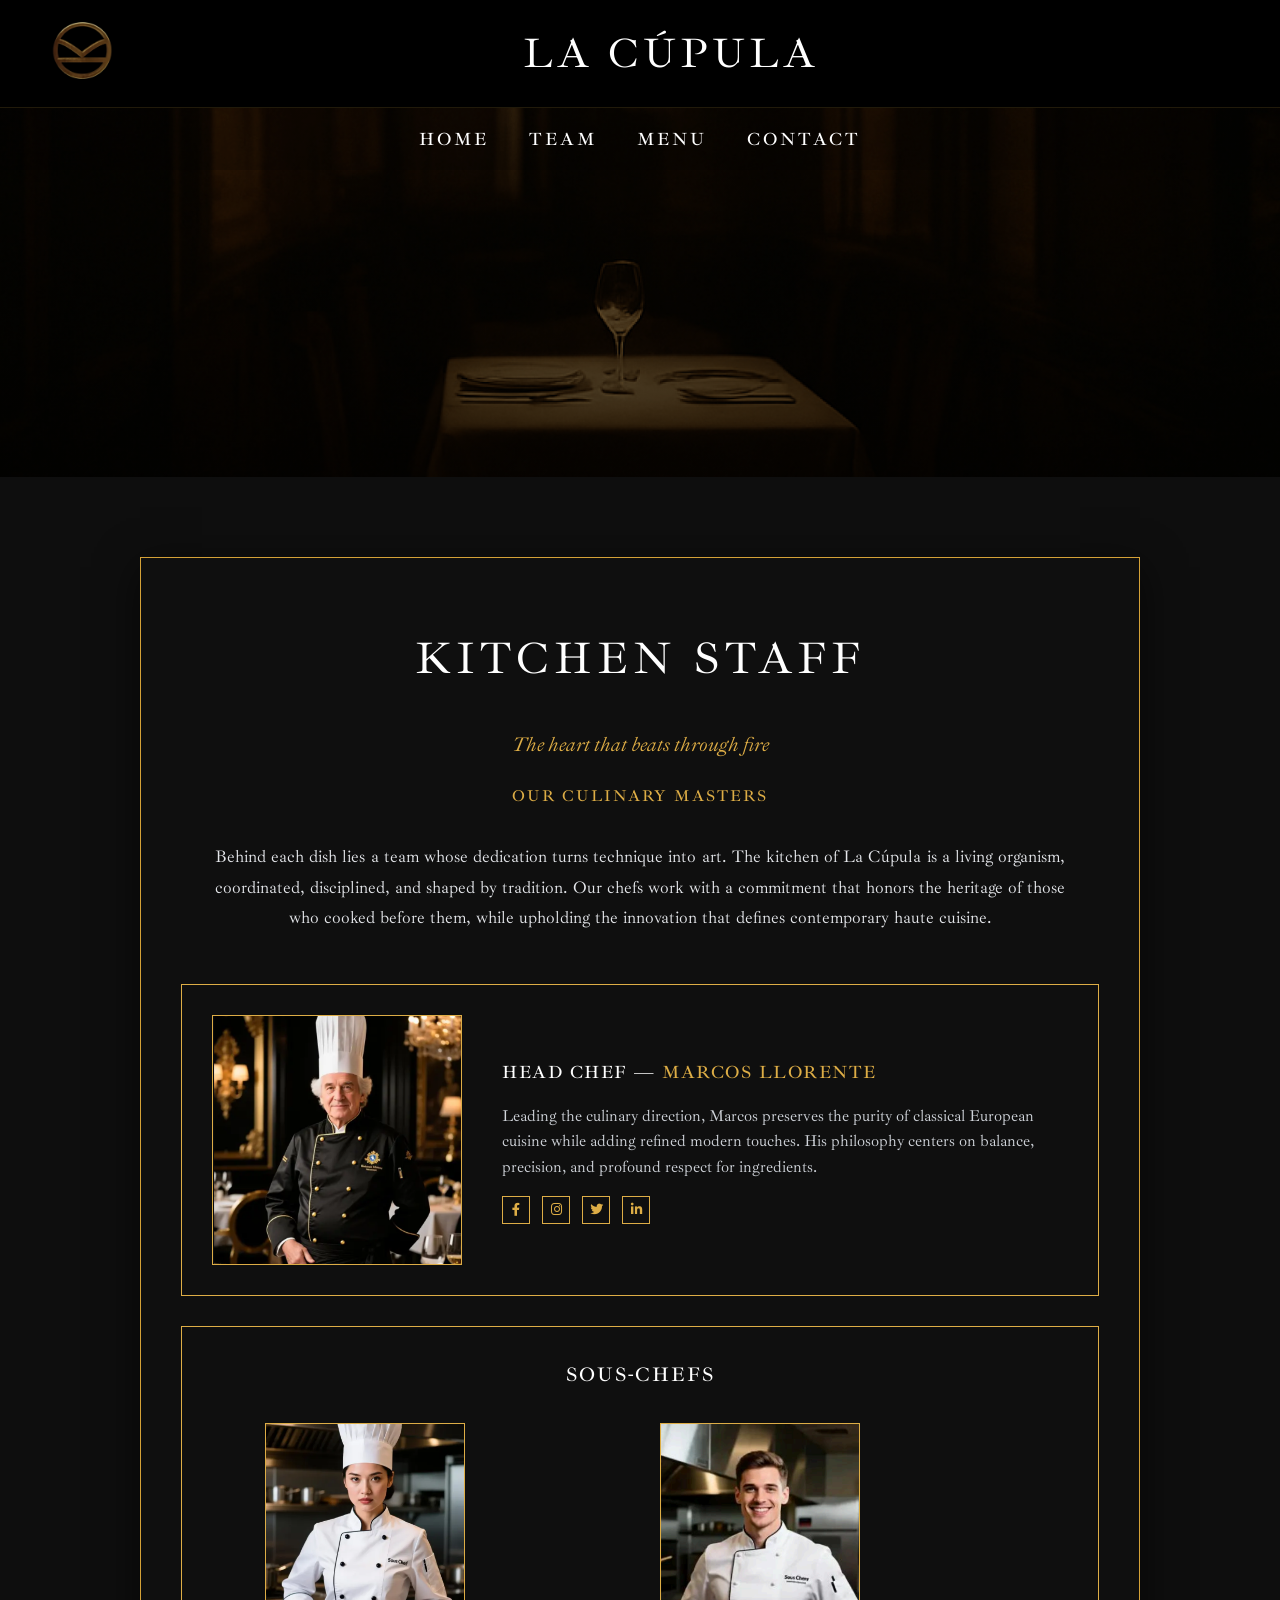
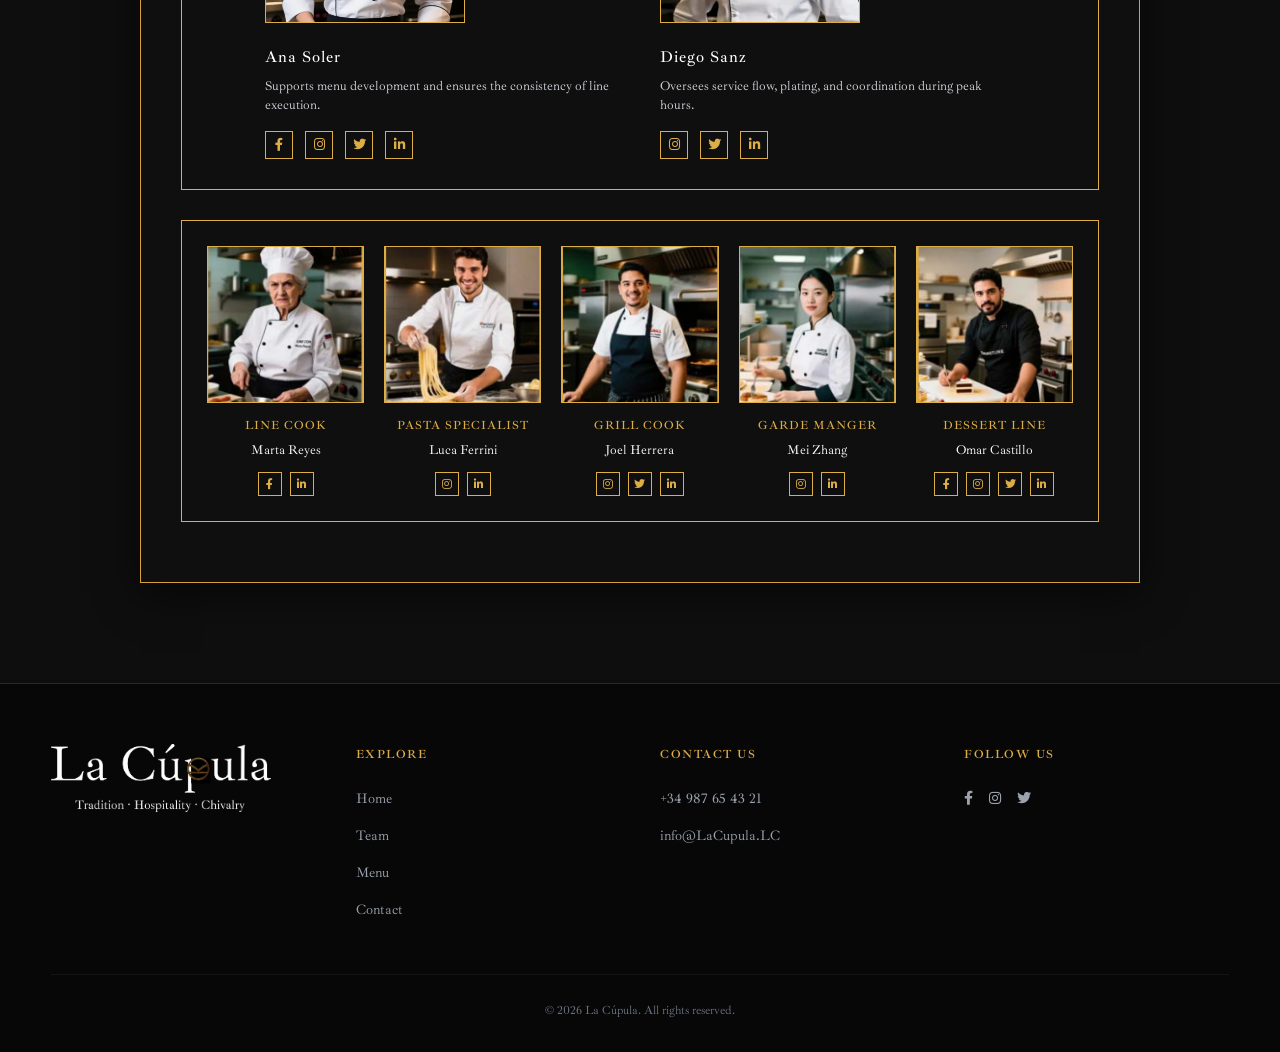
<file: Cupula/html/Team-Kitchen.html>
<!doctype html>
<html lang="en">
  <head>
    <meta charset="UTF-8" />
    <meta name="viewport" content="width=device-width, initial-scale=1.0" />
    <title>La Cúpula – Kitchen Staff</title>
    <link rel="stylesheet" href="../CSS/Header.css" />
    <link rel="stylesheet" href="../CSS/Footer.css" />
    <link rel="stylesheet" href="../CSS/Hero.css" />
    <link rel="stylesheet" href="../CSS/Team.css" />
    <link
      rel="stylesheet"
      href="https://cdnjs.cloudflare.com/ajax/libs/font-awesome/6.0.0/css/all.min.css"
    />
  </head>

  <body>
    <header>
      <div class="logo">
        <a href="../Index.html"
          ><img src="../assets/img/logo.png" alt="La Cúpula Logo"
        /></a>
      </div>
      <div class="nombre">La Cúpula</div>

      <input type="checkbox" id="menu-toggle" class="menu-toggle" />
      <label
        for="menu-toggle"
        class="hamburger"
        aria-label="Toggle navigation menu"
      >
        <span></span>
        <span></span>
        <span></span>
      </label>

      <nav class="hamburger-menu">
        <a href="../Index.html">HOME</a>
        <a href="Team.html">TEAM</a>
        <a href="Menu.html">MENU</a>
        <a href="Contact.html">CONTACT</a>
      </nav>
    </header>

    <section class="hero-menu">
      <nav class="hero-nav">
        <a href="../Index.html">HOME</a>
        <a href="Team.html">TEAM</a>
        <a href="Menu.html">MENU</a>
        <a href="Contact.html">CONTACT</a>
      </nav>
    </section>

    <section class="hero"></section>

    <main>
      <section class="team-section">
        <div class="team-wrapper">
          <div class="text-header"></div>

          <h1 class="team-title">KITCHEN STAFF</h1>

          <p class="team-intro">The heart that beats through fire</p>

          <p class="team-description">
            <strong class="gold-text">OUR CULINARY MASTERS</strong><br /><br />
            Behind each dish lies a team whose dedication turns technique into
            art. The kitchen of La Cúpula is a living organism, coordinated,
            disciplined, and shaped by tradition. Our chefs work with a
            commitment that honors the heritage of those who cooked before them,
            while upholding the innovation that defines contemporary haute
            cuisine.
          </p>

          <div class="kitchen-hierarchy">
            <div class="hierarchy-box head-chef-box">
              <img
                src="../assets/img/Marcos.png"
                alt="HEAD CHEF - Marcos Llorente"
                class="chef-img"
              />
              <div class="chef-info">
                <h3>HEAD CHEF &mdash; <span>Marcos Llorente</span></h3>
                <p>
                  Leading the culinary direction, Marcos preserves the purity of
                  classical European cuisine while adding refined modern
                  touches. His philosophy centers on balance, precision, and
                  profound respect for ingredients.
                </p>
                <div class="social-icons">
                  <a href="#" aria-label="Facebook"
                    ><i class="fab fa-facebook-f"></i
                  ></a>
                  <a href="#" aria-label="Instagram"
                    ><i class="fab fa-instagram"></i
                  ></a>
                  <a href="#" aria-label="Twitter"
                    ><i class="fab fa-twitter"></i
                  ></a>
                  <a href="#" aria-label="LinkedIn"
                    ><i class="fab fa-linkedin-in"></i
                  ></a>
                </div>
              </div>
            </div>

            <div class="hierarchy-box sous-chefs-box">
              <h2 class="box-title">SOUS-CHEFS</h2>
              <div class="sous-grid">
                <div class="sous-card">
                  <img
                    src="../assets/img/Ana.png"
                    alt="SOUS-CHEF - Ana Soler"
                    class="chef-img"
                  />
                  <h4>Ana Soler</h4>
                  <p>
                    Supports menu development and ensures the consistency of
                    line execution.
                  </p>
                  <div class="social-icons">
                    <a href="#" aria-label="Facebook"
                      ><i class="fab fa-facebook-f"></i
                    ></a>
                    <a href="#" aria-label="Instagram"
                      ><i class="fab fa-instagram"></i
                    ></a>
                    <a href="#" aria-label="Twitter"
                      ><i class="fab fa-twitter"></i
                    ></a>
                    <a href="#" aria-label="LinkedIn"
                      ><i class="fab fa-linkedin-in"></i
                    ></a>
                  </div>
                </div>

                <div class="sous-card">
                  <img
                    src="../assets/img/diego.png"
                    alt="SOUS-CHEF - Diego Sanz"
                    class="chef-img"
                  />
                  <h4>Diego Sanz</h4>
                  <p>
                    Oversees service flow, plating, and coordination during peak
                    hours.
                  </p>
                  <div class="social-icons">
                    <a href="#" aria-label="Instagram"
                      ><i class="fab fa-instagram"></i
                    ></a>
                    <a href="#" aria-label="Twitter"
                      ><i class="fab fa-twitter"></i
                    ></a>
                    <a href="#" aria-label="LinkedIn"
                      ><i class="fab fa-linkedin-in"></i
                    ></a>
                  </div>
                </div>
              </div>
            </div>

            <div class="hierarchy-box zone-chefs-box">
              <div class="zone-card">
                <img
                  src="../assets/img/Marta.png"
                  alt="LINE COOK - Marta Reyes"
                  class="chef-img"
                />
                <h4>LINE COOK</h4>
                <span>Marta Reyes</span>
                <div class="social-icons">
                  <a href="#" aria-label="Facebook"
                    ><i class="fab fa-facebook-f"></i
                  ></a>
                  <a href="#" aria-label="LinkedIn"
                    ><i class="fab fa-linkedin-in"></i
                  ></a>
                </div>
              </div>

              <div class="zone-card">
                <img
                  src="../assets/img/Luca.png"
                  alt="PASTA SPECIALIST - Luca Ferrini"
                  class="chef-img"
                />
                <h4>PASTA SPECIALIST</h4>
                <span>Luca Ferrini</span>
                <div class="social-icons">
                  <a href="#" aria-label="Instagram"
                    ><i class="fab fa-instagram"></i
                  ></a>
                  <a href="#" aria-label="LinkedIn"
                    ><i class="fab fa-linkedin-in"></i
                  ></a>
                </div>
              </div>

              <div class="zone-card">
                <img
                  src="../assets/img/Joel.png"
                  alt="GRILL COOK - Joel Herrera"
                  class="chef-img"
                />
                <h4>GRILL COOK</h4>
                <span>Joel Herrera</span>
                <div class="social-icons">
                  <a href="#" aria-label="Instagram"
                    ><i class="fab fa-instagram"></i
                  ></a>
                  <a href="#" aria-label="Twitter"
                    ><i class="fab fa-twitter"></i
                  ></a>
                  <a href="#" aria-label="LinkedIn"
                    ><i class="fab fa-linkedin-in"></i
                  ></a>
                </div>
              </div>

              <div class="zone-card">
                <img
                  src="../assets/img/Mei.png"
                  alt="GARDE MANGER - Mei Zhang"
                  class="chef-img"
                />
                <h4>GARDE MANGER</h4>
                <span>Mei Zhang</span>
                <div class="social-icons">
                  <a href="#" aria-label="Instagram"
                    ><i class="fab fa-instagram"></i
                  ></a>
                  <a href="#" aria-label="LinkedIn"
                    ><i class="fab fa-linkedin-in"></i
                  ></a>
                </div>
              </div>

              <div class="zone-card">
                <img
                  src="../assets/img/Omar.png"
                  alt="DESSERT LINE - Omar Castillo"
                  class="chef-img"
                />
                <h4>DESSERT LINE</h4>
                <span>Omar Castillo</span>
                <div class="social-icons">
                  <a href="#" aria-label="Facebook"
                    ><i class="fab fa-facebook-f"></i
                  ></a>
                  <a href="#" aria-label="Instagram"
                    ><i class="fab fa-instagram"></i
                  ></a>
                  <a href="#" aria-label="Twitter"
                    ><i class="fab fa-twitter"></i
                  ></a>
                  <a href="#" aria-label="LinkedIn"
                    ><i class="fab fa-linkedin-in"></i
                  ></a>
                </div>
              </div>
            </div>
          </div>
        </div>
      </section>
    </main>

    <footer class="main-footer">
      <div class="container footer-grid">
        <div class="footer-brand">
          <img
            src="../assets/img/Logo-complete.png"
            alt="La Cúpula Complete Brand Logo"
          />
        </div>
        <div class="footer-column">
          <h4>Explore</h4>
          <ul>
            <li><a href="../Index.html">Home</a></li>
            <li><a href="Team.html">Team</a></li>
            <li><a href="Menu.html">Menu</a></li>
            <li><a href="Contact.html">Contact</a></li>
          </ul>
        </div>
        <div class="footer-column">
          <h4>Contact Us</h4>
          <ul>
            <li class="contact-row">+34 987 65 43 21</li>
            <li class="contact-row">info@LaCupula.LC</li>
          </ul>
        </div>
        <div class="footer-column">
          <h4>Follow Us</h4>
          <div class="social-links">
            <a href="#" aria-label="Facebook"
              ><i class="fab fa-facebook-f"></i
            ></a>
            <a href="#" aria-label="Instagram"
              ><i class="fab fa-instagram"></i
            ></a>
            <a href="#" aria-label="Twitter"><i class="fab fa-twitter"></i></a>
          </div>
        </div>
      </div>
      <div class="footer-copyright">
        <p>&copy; 2026 La Cúpula. All rights reserved.</p>
      </div>
    </footer>
  </body>
</html>
</file>
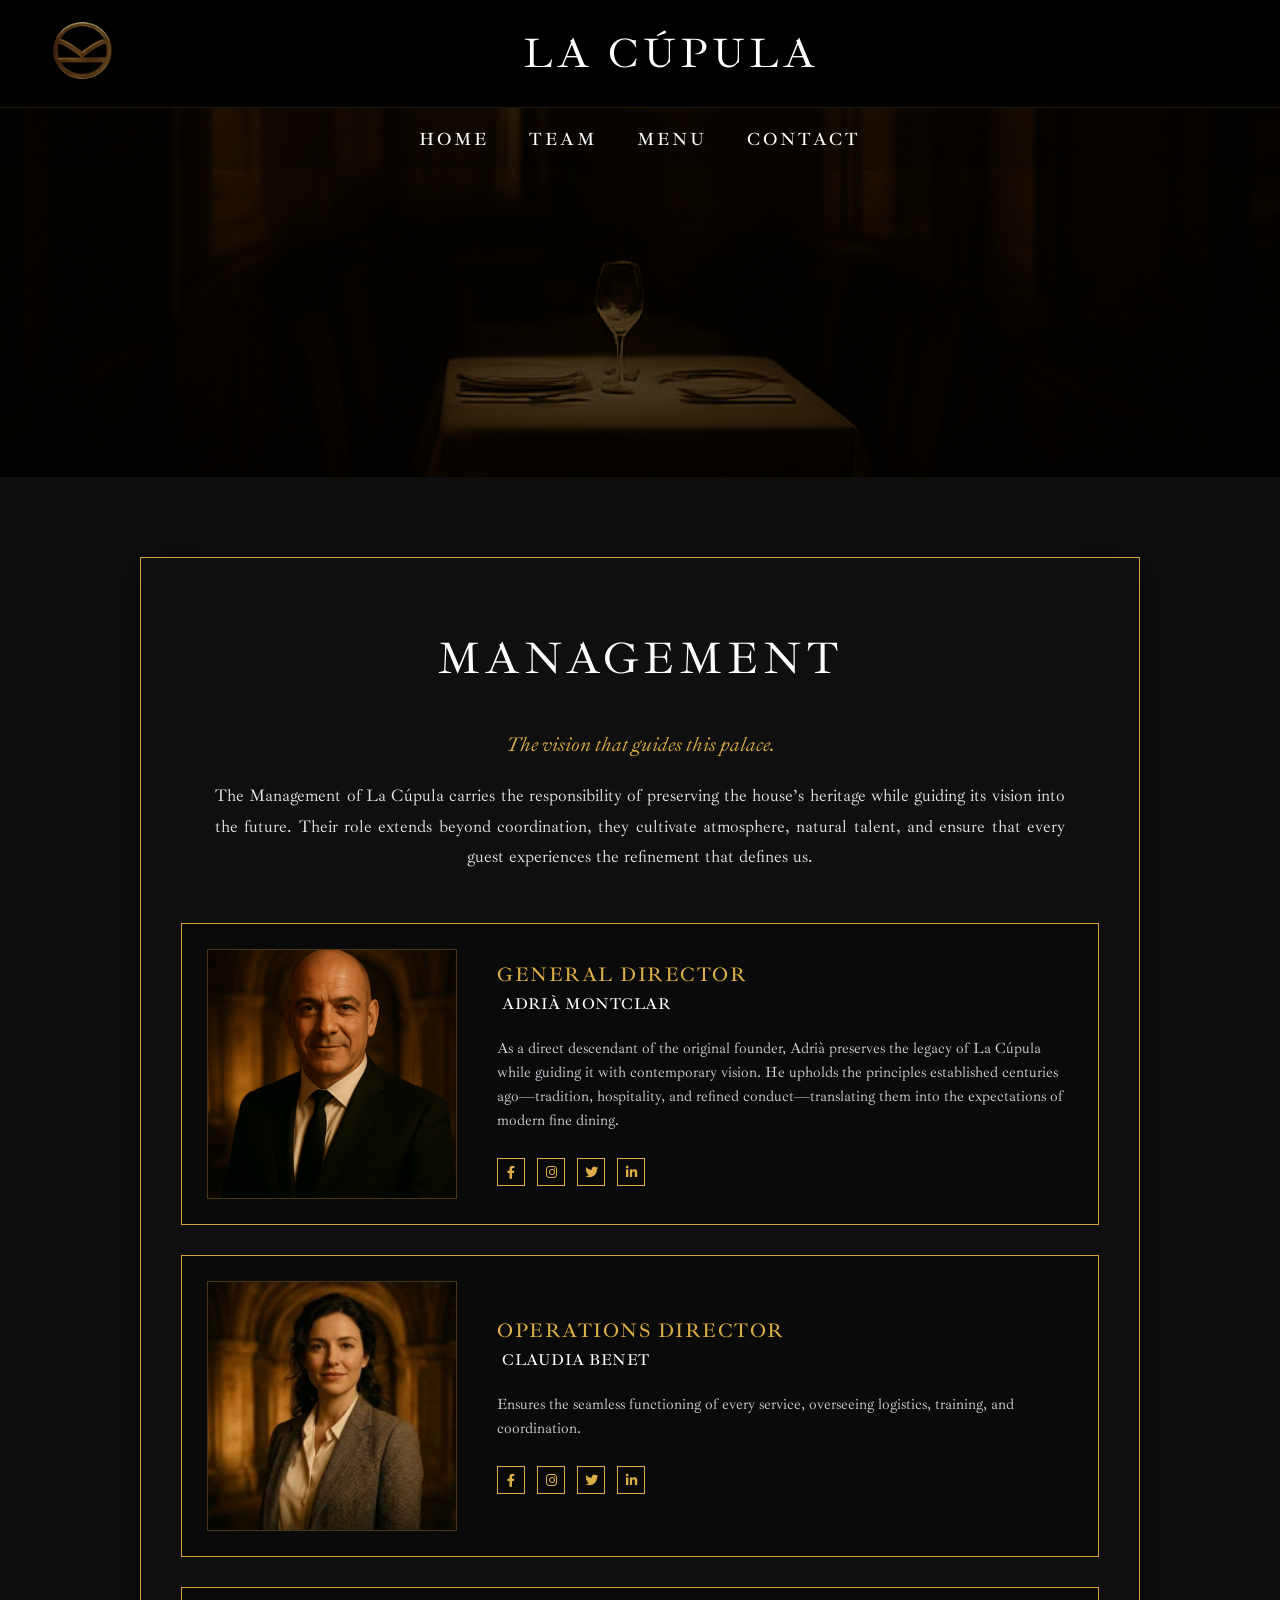
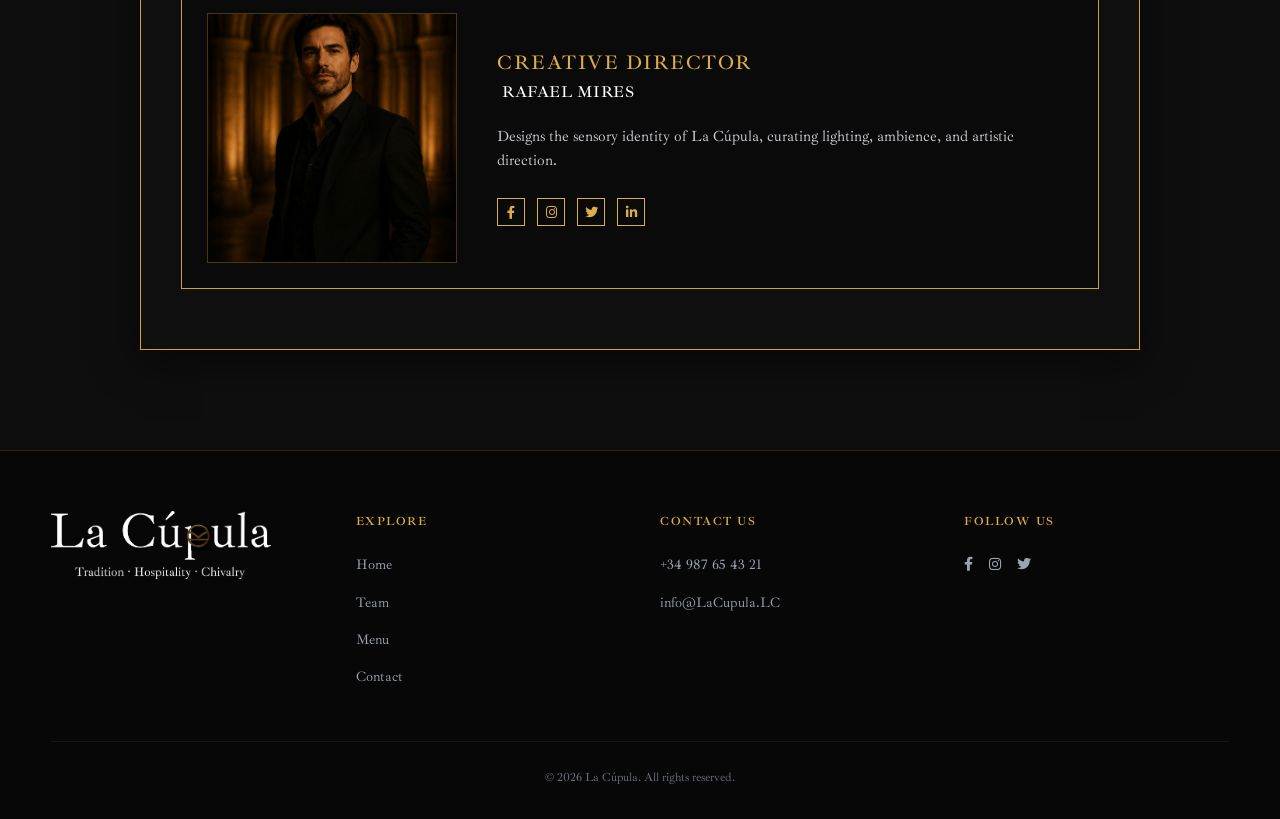
<file: Cupula/html/Team-Management.html>
<!doctype html>
<html lang="en">
  <head>
    <meta charset="UTF-8" />
    <meta name="viewport" content="width=device-width, initial-scale=1.0" />
    <title>La Cúpula – Management</title>
    <link rel="stylesheet" href="../CSS/Header.css" />
    <link rel="stylesheet" href="../CSS/Footer.css" />
    <link rel="stylesheet" href="../CSS/Hero.css" />
    <link rel="stylesheet" href="../CSS/Team.css" />
    <link
      rel="stylesheet"
      href="https://cdnjs.cloudflare.com/ajax/libs/font-awesome/6.0.0/css/all.min.css"
    />
  </head>

  <body>
    <header>
      <div class="logo">
        <a href="../Index.html"
          ><img src="../assets/img/logo.png" alt="La Cúpula Logo"
        /></a>
      </div>
      <div class="nombre">La Cúpula</div>

      <input type="checkbox" id="menu-toggle" class="menu-toggle" />
      <label
        for="menu-toggle"
        class="hamburger"
        aria-label="Toggle navigation menu"
      >
        <span></span>
        <span></span>
        <span></span>
      </label>

      <nav class="hamburger-menu">
        <a href="../Index.html">HOME</a>
        <a href="Team.html">TEAM</a>
        <a href="Menu.html">MENU</a>
        <a href="Contact.html">CONTACT</a>
      </nav>
    </header>

    <section class="hero-menu">
      <nav class="hero-nav">
        <a href="../Index.html">HOME</a>
        <a href="Team.html">TEAM</a>
        <a href="Menu.html">MENU</a>
        <a href="Contact.html">CONTACT</a>
      </nav>
    </section>

    <section class="hero"></section>

    <main>
      <section class="team-section">
        <div class="team-wrapper">
          <div class="text-header"></div>

          <h1 class="team-title">MANAGEMENT</h1>

          <p class="team-intro">The vision that guides this palace.</p>

          <p class="team-description">
            The Management of La Cúpula carries the responsibility of preserving
            the house’s heritage while guiding its vision into the future. Their
            role extends beyond coordination, they cultivate atmosphere, natural
            talent, and ensure that every guest experiences the refinement that
            defines us.
          </p>

          <div class="team-grid sommelier-layout">
            <div class="team-card static-card sommelier-card">
              <img
                src="../assets/img/Adria_Montclar.jpg"
                class="team-photo"
                alt="GENERAL DIRECTOR - Adrià Montclar"
              />
              <div class="card-text">
                <h3>GENERAL DIRECTOR <br /><span>Adrià Montclar</span></h3>
                <p>
                  As a direct descendant of the original founder, Adrià
                  preserves the legacy of La Cúpula while guiding it with
                  contemporary vision. He upholds the principles established
                  centuries ago—tradition, hospitality, and refined
                  conduct—translating them into the expectations of modern fine
                  dining.
                </p>
                <div class="social-icons">
                  <a href="#" aria-label="Facebook"
                    ><i class="fab fa-facebook-f"></i
                  ></a>
                  <a href="#" aria-label="Instagram"
                    ><i class="fab fa-instagram"></i
                  ></a>
                  <a href="#" aria-label="Twitter"
                    ><i class="fab fa-twitter"></i
                  ></a>
                  <a href="#" aria-label="LinkedIn"
                    ><i class="fab fa-linkedin-in"></i
                  ></a>
                </div>
              </div>
            </div>

            <div class="team-card static-card sommelier-card">
              <img
                src="../assets/img/Claudia.png"
                class="team-photo"
                alt="OPERATIONS DIRECTOR - Claudia Benet"
              />
              <div class="card-text">
                <h3>OPERATIONS DIRECTOR <br /><span>Claudia Benet</span></h3>
                <p>
                  Ensures the seamless functioning of every service, overseeing
                  logistics, training, and coordination.
                </p>
                <div class="social-icons">
                  <a href="#" aria-label="Facebook"
                    ><i class="fab fa-facebook-f"></i
                  ></a>
                  <a href="#" aria-label="Instagram"
                    ><i class="fab fa-instagram"></i
                  ></a>
                  <a href="#" aria-label="Twitter"
                    ><i class="fab fa-twitter"></i
                  ></a>
                  <a href="#" aria-label="LinkedIn"
                    ><i class="fab fa-linkedin-in"></i
                  ></a>
                </div>
              </div>
            </div>

            <div class="team-card static-card sommelier-card">
              <img
                src="../assets/img/Rafael.png"
                class="team-photo"
                alt="CREATIVE DIRECTOR - Rafael Mires"
              />
              <div class="card-text">
                <h3>CREATIVE DIRECTOR <br /><span>Rafael Mires</span></h3>
                <p>
                  Designs the sensory identity of La Cúpula, curating lighting,
                  ambience, and artistic direction.
                </p>
                <div class="social-icons">
                  <a href="#" aria-label="Facebook"
                    ><i class="fab fa-facebook-f"></i
                  ></a>
                  <a href="#" aria-label="Instagram"
                    ><i class="fab fa-instagram"></i
                  ></a>
                  <a href="#" aria-label="Twitter"
                    ><i class="fab fa-twitter"></i
                  ></a>
                  <a href="#" aria-label="LinkedIn"
                    ><i class="fab fa-linkedin-in"></i
                  ></a>
                </div>
              </div>
            </div>
          </div>
        </div>
      </section>
    </main>

    <footer class="main-footer">
      <div class="container footer-grid">
        <div class="footer-brand">
          <img
            src="../assets/img/Logo-complete.png"
            alt="La Cúpula Complete Brand Logo"
          />
        </div>
        <div class="footer-column">
          <h4>Explore</h4>
          <ul>
            <li><a href="../Index.html">Home</a></li>
            <li><a href="Team.html">Team</a></li>
            <li><a href="Menu.html">Menu</a></li>
            <li><a href="Contact.html">Contact</a></li>
          </ul>
        </div>
        <div class="footer-column">
          <h4>Contact Us</h4>
          <ul>
            <li class="contact-row">+34 987 65 43 21</li>
            <li class="contact-row">info@LaCupula.LC</li>
          </ul>
        </div>
        <div class="footer-column">
          <h4>Follow Us</h4>
          <div class="social-links">
            <a href="#" aria-label="Facebook"
              ><i class="fab fa-facebook-f"></i
            ></a>
            <a href="#" aria-label="Instagram"
              ><i class="fab fa-instagram"></i
            ></a>
            <a href="#" aria-label="Twitter"><i class="fab fa-twitter"></i></a>
          </div>
        </div>
      </div>
      <div class="footer-copyright">
        <p>&copy; 2026 La Cúpula. All rights reserved.</p>
      </div>
    </footer>
  </body>
</html>
</file>
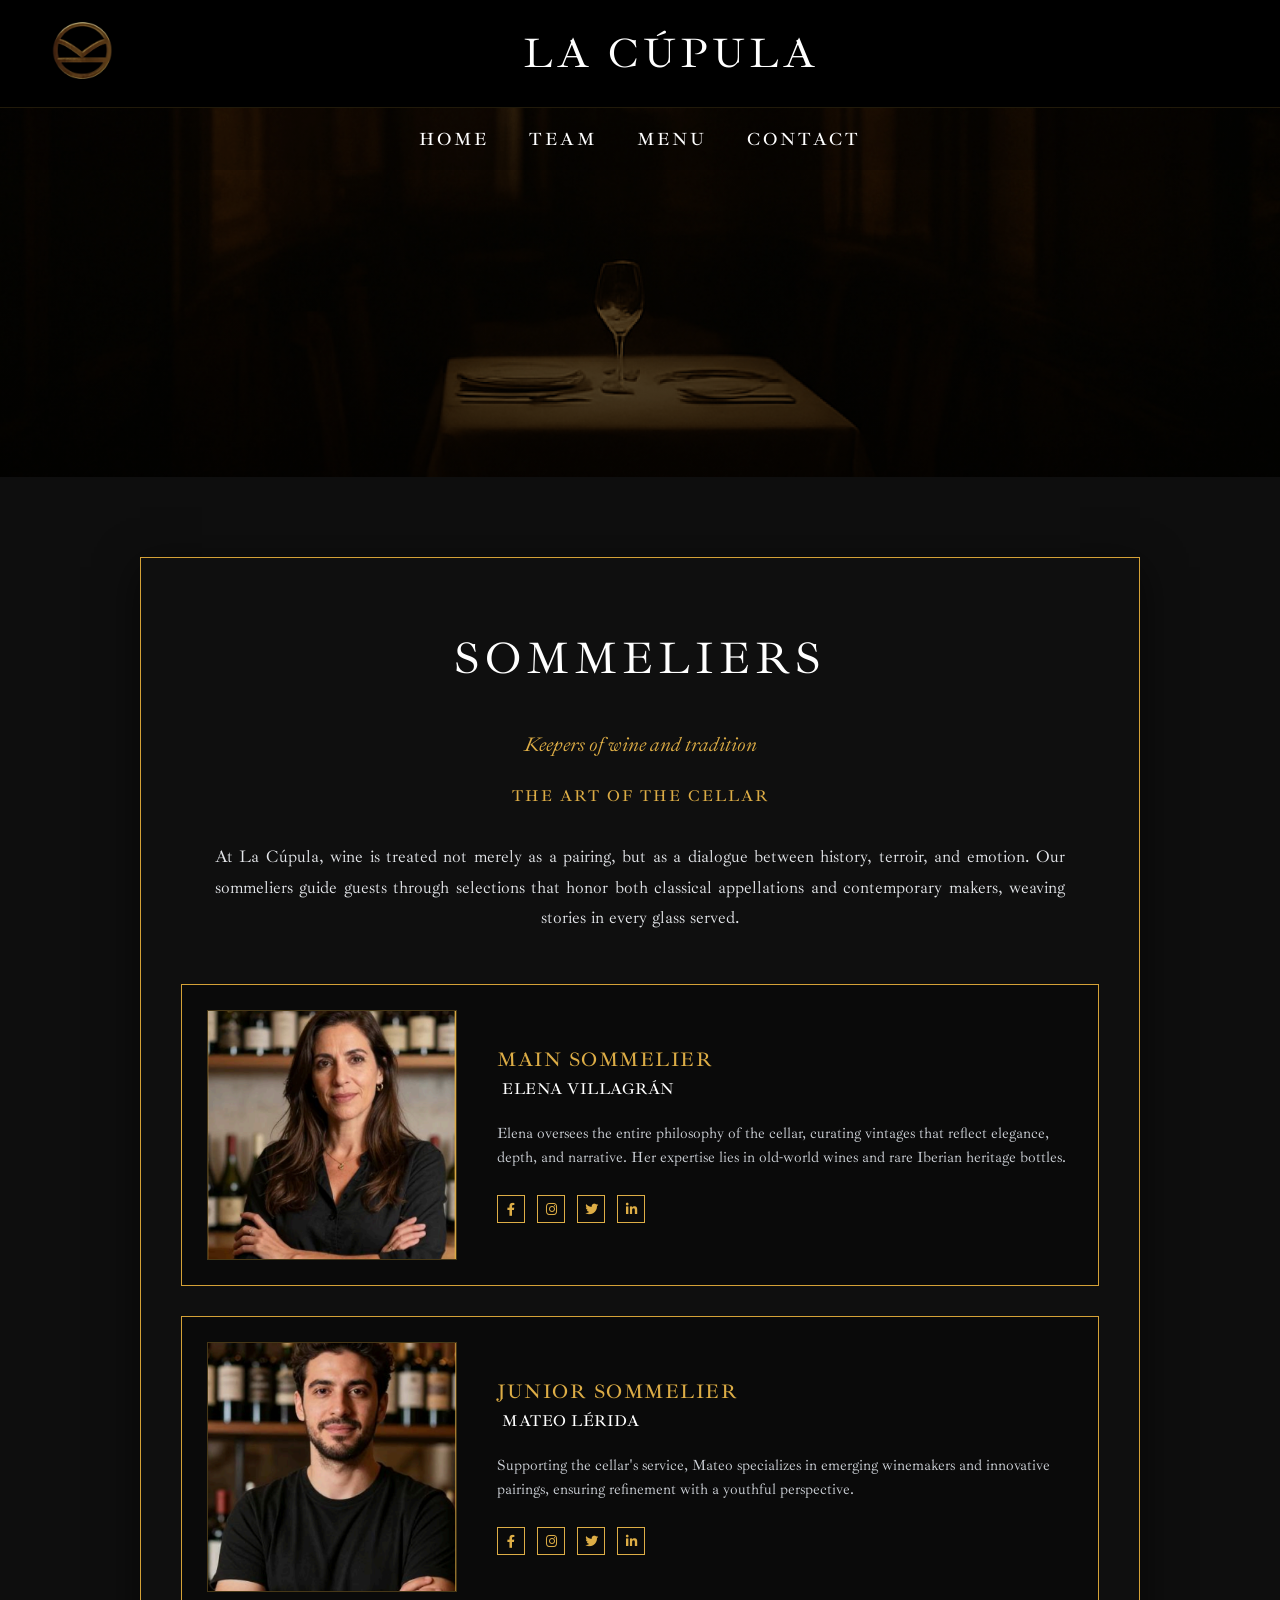
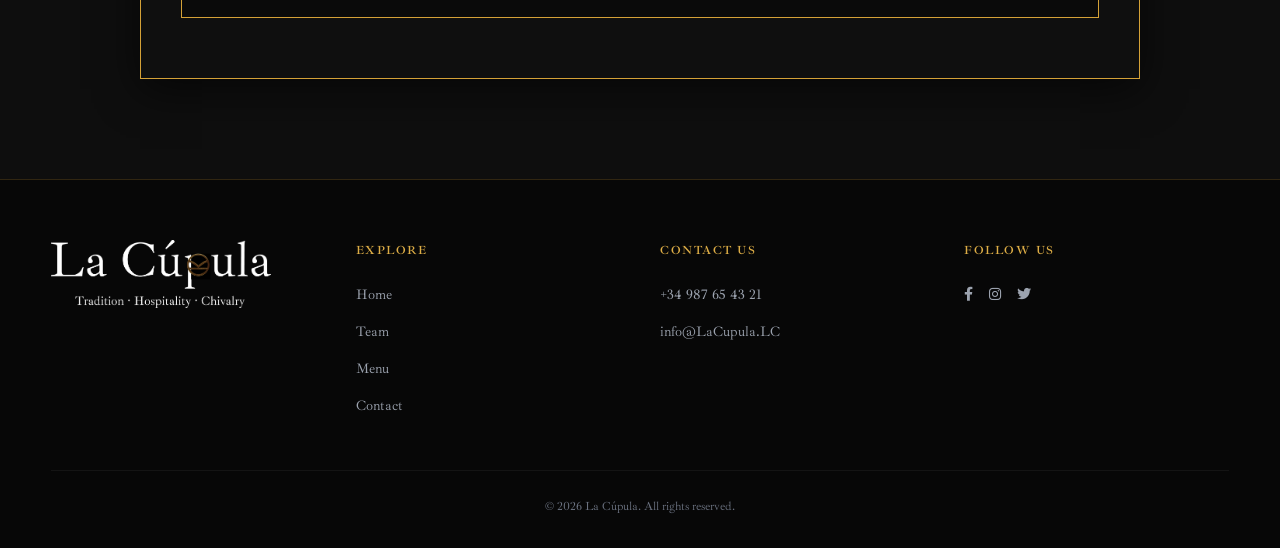
<file: Cupula/html/team-Sommeliers.html>
<!doctype html>
<html lang="en">
  <head>
    <meta charset="UTF-8" />
    <meta name="viewport" content="width=device-width, initial-scale=1.0" />
    <title>La Cúpula – Sommeliers</title>
    <link rel="stylesheet" href="../CSS/Header.css" />
    <link rel="stylesheet" href="../CSS/Footer.css" />
    <link rel="stylesheet" href="../CSS/Hero.css" />
    <link rel="stylesheet" href="../CSS/Team.css" />
    <link
      rel="stylesheet"
      href="https://cdnjs.cloudflare.com/ajax/libs/font-awesome/6.0.0/css/all.min.css"
    />
  </head>

  <body>
    <header>
      <div class="logo">
        <a href="../Index.html"
          ><img src="../assets/img/logo.png" alt="La Cúpula Logo"
        /></a>
      </div>
      <div class="nombre">La Cúpula</div>

      <input type="checkbox" id="menu-toggle" class="menu-toggle" />
      <label
        for="menu-toggle"
        class="hamburger"
        aria-label="Toggle navigation menu"
      >
        <span></span>
        <span></span>
        <span></span>
      </label>

      <nav class="hamburger-menu">
        <a href="../Index.html">HOME</a>
        <a href="Team.html">TEAM</a>
        <a href="Menu.html">MENU</a>
        <a href="Contact.html">CONTACT</a>
      </nav>
    </header>

    <section class="hero-menu">
      <nav class="hero-nav">
        <a href="../Index.html">HOME</a>
        <a href="Team.html">TEAM</a>
        <a href="Menu.html">MENU</a>
        <a href="Contact.html">CONTACT</a>
      </nav>
    </section>

    <section class="hero"></section>

    <main>
      <section class="team-section">
        <div class="team-wrapper">
          <div class="text-header"></div>

          <h1 class="team-title">SOMMELIERS</h1>
          <p class="team-intro">Keepers of wine and tradition</p>

          <p class="team-description">
            <strong class="gold-text">THE ART OF THE CELLAR</strong><br /><br />
            At La Cúpula, wine is treated not merely as a pairing, but as a
            dialogue between history, terroir, and emotion. Our sommeliers guide
            guests through selections that honor both classical appellations and
            contemporary makers, weaving stories in every glass served.
          </p>

          <div class="team-grid sommelier-layout">
            <div class="team-card static-card sommelier-card">
              <img
                src="../assets/img/Elena.png"
                alt="MAIN SOMMELIER - Elena Villagrán"
                class="team-photo"
              />
              <div class="card-text">
                <h3>MAIN SOMMELIER <br /><span>Elena Villagrán</span></h3>
                <p>
                  Elena oversees the entire philosophy of the cellar, curating
                  vintages that reflect elegance, depth, and narrative. Her
                  expertise lies in old-world wines and rare Iberian heritage
                  bottles.
                </p>
                <div class="social-icons">
                  <a href="#" aria-label="Facebook"
                    ><i class="fab fa-facebook-f"></i
                  ></a>
                  <a href="#" aria-label="Instagram"
                    ><i class="fab fa-instagram"></i
                  ></a>
                  <a href="#" aria-label="Twitter"
                    ><i class="fab fa-twitter"></i
                  ></a>
                  <a href="#" aria-label="LinkedIn"
                    ><i class="fab fa-linkedin-in"></i
                  ></a>
                </div>
              </div>
            </div>

            <div class="team-card static-card sommelier-card">
              <img
                src="../assets/img/Mateo.png"
                alt="JUNIOR SOMMELIER - Mateo Lérida"
                class="team-photo"
              />
              <div class="card-text">
                <h3>JUNIOR SOMMELIER <br /><span>Mateo Lérida</span></h3>
                <p>
                  Supporting the cellar's service, Mateo specializes in emerging
                  winemakers and innovative pairings, ensuring refinement with a
                  youthful perspective.
                </p>
                <div class="social-icons">
                  <a href="#" aria-label="Facebook"
                    ><i class="fab fa-facebook-f"></i
                  ></a>
                  <a href="#" aria-label="Instagram"
                    ><i class="fab fa-instagram"></i
                  ></a>
                  <a href="#" aria-label="Twitter"
                    ><i class="fab fa-twitter"></i
                  ></a>
                  <a href="#" aria-label="LinkedIn"
                    ><i class="fab fa-linkedin-in"></i
                  ></a>
                </div>
              </div>
            </div>
          </div>
        </div>
      </section>
    </main>

    <footer class="main-footer">
      <div class="container footer-grid">
        <div class="footer-brand">
          <img
            src="../assets/img/Logo-complete.png"
            alt="La Cúpula Complete Brand Logo"
          />
        </div>
        <div class="footer-column">
          <h4>Explore</h4>
          <ul>
            <li><a href="../Index.html">Home</a></li>
            <li><a href="Team.html">Team</a></li>
            <li><a href="Menu.html">Menu</a></li>
            <li><a href="Contact.html">Contact</a></li>
          </ul>
        </div>
        <div class="footer-column">
          <h4>Contact Us</h4>
          <ul>
            <li class="contact-row">+34 987 65 43 21</li>
            <li class="contact-row">info@LaCupula.LC</li>
          </ul>
        </div>
        <div class="footer-column">
          <h4>Follow Us</h4>
          <div class="social-links">
            <a href="#" aria-label="Facebook"
              ><i class="fab fa-facebook-f"></i
            ></a>
            <a href="#" aria-label="Instagram"
              ><i class="fab fa-instagram"></i
            ></a>
            <a href="#" aria-label="Twitter"><i class="fab fa-twitter"></i></a>
          </div>
        </div>
      </div>
      <div class="footer-copyright">
        <p>&copy; 2026 La Cúpula. All rights reserved.</p>
      </div>
    </footer>
  </body>
</html>
</file>
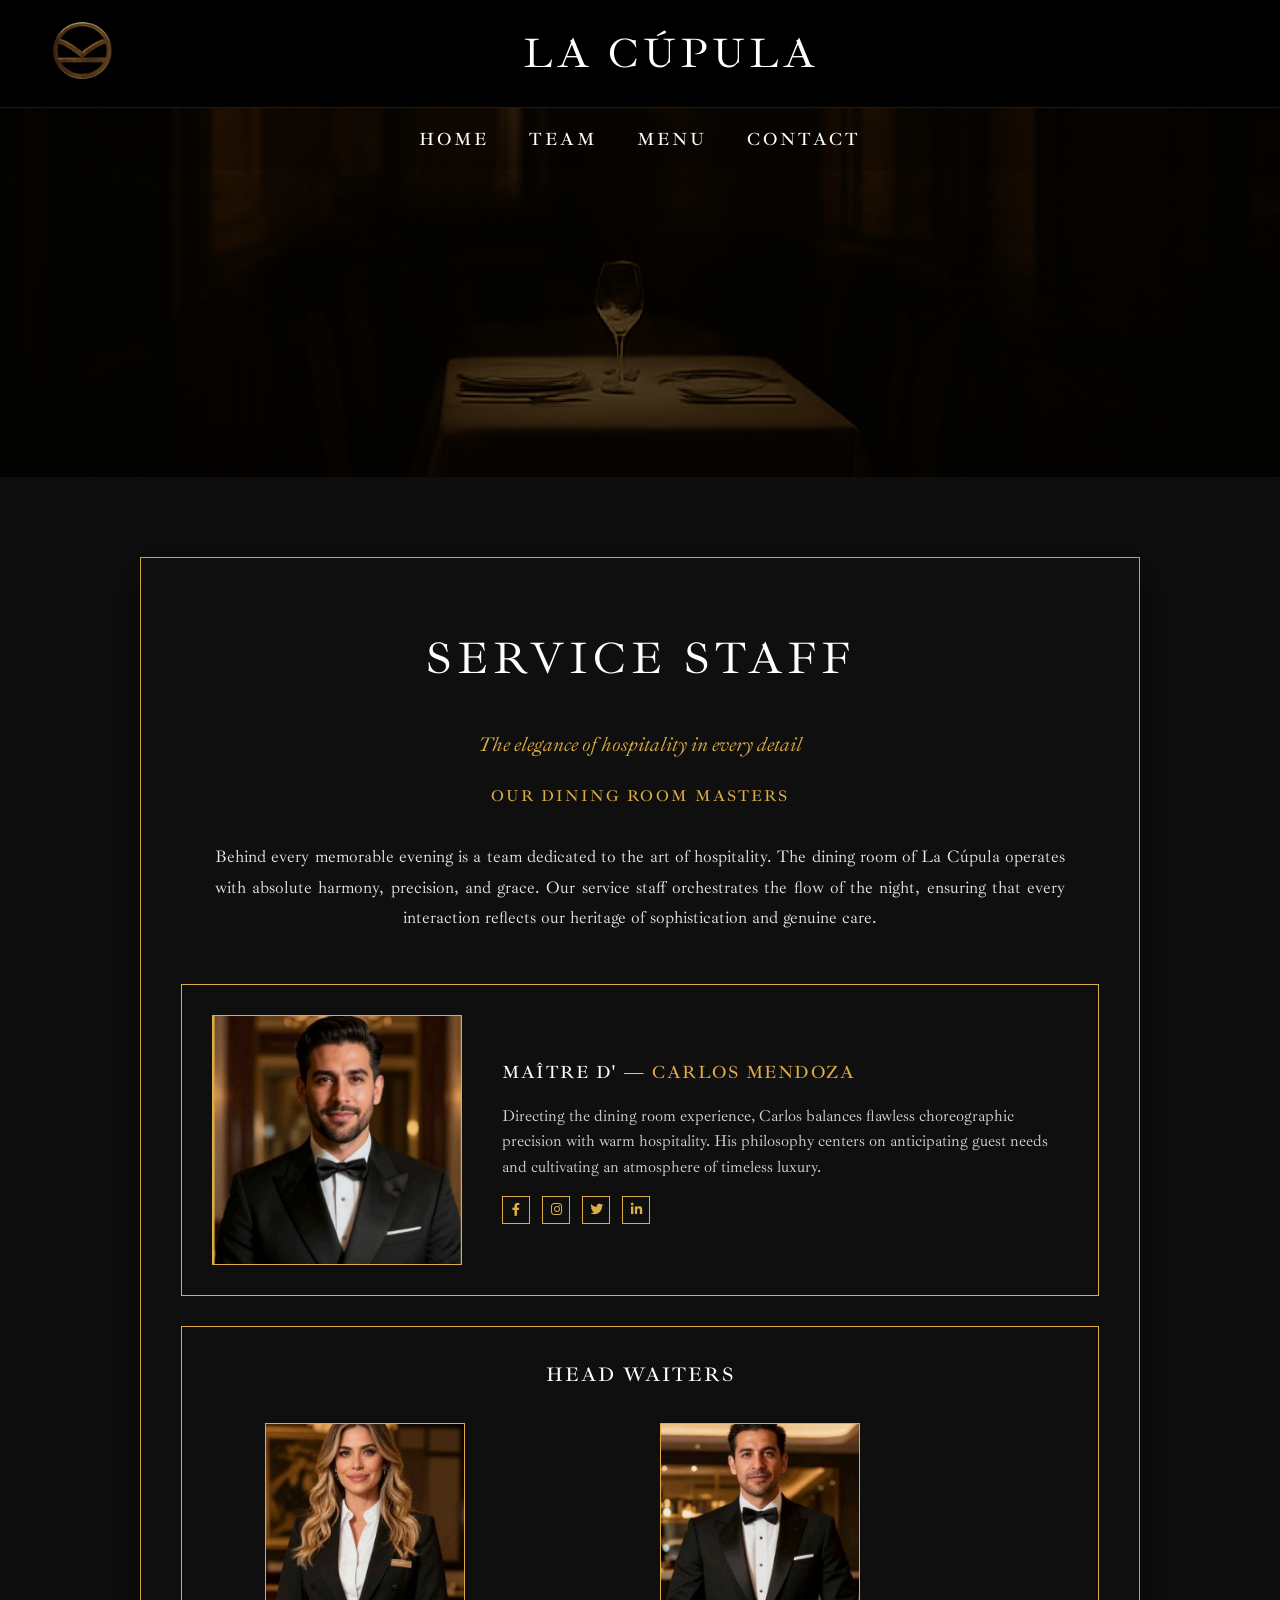
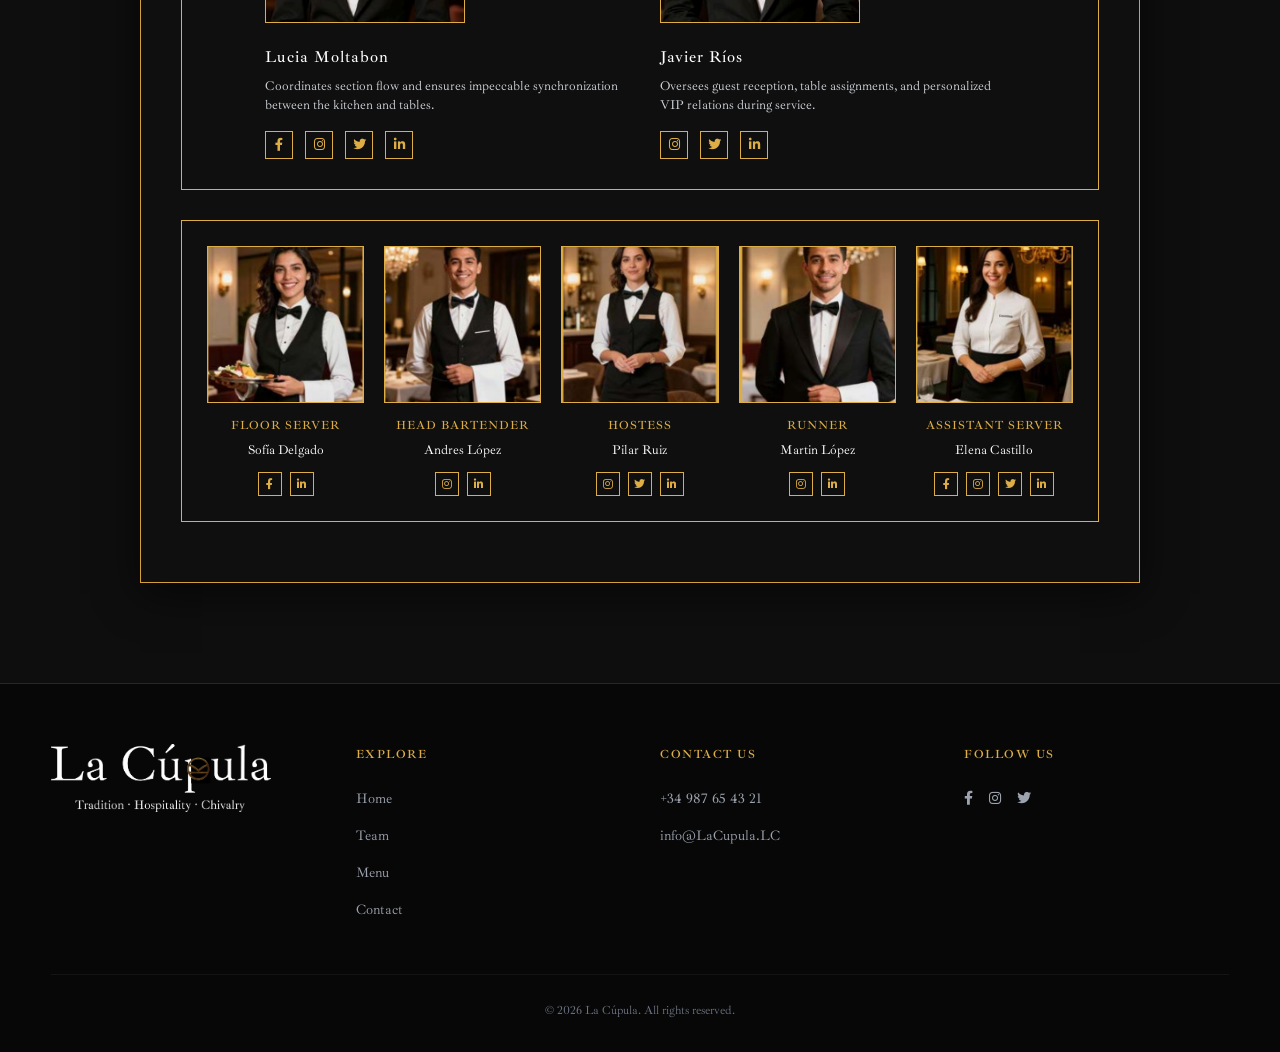
<file: Cupula/html/Team-Staff.html>
<!doctype html>
<html lang="en">
  <head>
    <meta charset="UTF-8" />
    <meta name="viewport" content="width=device-width, initial-scale=1.0" />
    <title>La Cúpula – Service Staff</title>
    <link rel="stylesheet" href="../CSS/Header.css" />
    <link rel="stylesheet" href="../CSS/Footer.css" />
    <link rel="stylesheet" href="../CSS/Hero.css" />
    <link rel="stylesheet" href="../CSS/Team.css" />
    <link
      rel="stylesheet"
      href="https://cdnjs.cloudflare.com/ajax/libs/font-awesome/6.0.0/css/all.min.css"
    />
  </head>

  <body>
    <header>
      <div class="logo">
        <a href="../Index.html"
          ><img src="../assets/img/logo.png" alt="La Cúpula Logo"
        /></a>
      </div>
      <div class="nombre">La Cúpula</div>

      <input type="checkbox" id="menu-toggle" class="menu-toggle" />
      <label
        for="menu-toggle"
        class="hamburger"
        aria-label="Toggle navigation menu"
      >
        <span></span>
        <span></span>
        <span></span>
      </label>

      <nav class="hamburger-menu">
        <a href="../Index.html">HOME</a>
        <a href="Team.html">TEAM</a>
        <a href="Menu.html">MENU</a>
        <a href="Contact.html">CONTACT</a>
      </nav>
    </header>

    <section class="hero-menu">
      <nav class="hero-nav">
        <a href="../Index.html">HOME</a>
        <a href="Team.html">TEAM</a>
        <a href="Menu.html">MENU</a>
        <a href="Contact.html">CONTACT</a>
      </nav>
    </section>

    <section class="hero"></section>

    <main>
      <section class="team-section">
        <div class="team-wrapper">
          <div class="text-header"></div>

          <h1 class="team-title">SERVICE STAFF</h1>

          <p class="team-intro">The elegance of hospitality in every detail</p>

          <p class="team-description">
            <strong class="gold-text">OUR DINING ROOM MASTERS</strong
            ><br /><br />
            Behind every memorable evening is a team dedicated to the art of
            hospitality. The dining room of La Cúpula operates with absolute
            harmony, precision, and grace. Our service staff orchestrates the
            flow of the night, ensuring that every interaction reflects our
            heritage of sophistication and genuine care.
          </p>

          <div class="service-hierarchy">
            <div class="hierarchy-box maitre-box">
              <img
                src="../assets/img/carlos.png"
                alt="MAÎTRE D' - Carlos Mendoza"
                class="staff-img"
              />
              <div class="staff-info">
                <h3>MAÎTRE D' &mdash; <span>Carlos Mendoza</span></h3>
                <p>
                  Directing the dining room experience, Carlos balances flawless
                  choreographic precision with warm hospitality. His philosophy
                  centers on anticipating guest needs and cultivating an
                  atmosphere of timeless luxury.
                </p>
                <div class="social-icons">
                  <a href="#" aria-label="Facebook"
                    ><i class="fab fa-facebook-f"></i
                  ></a>
                  <a href="#" aria-label="Instagram"
                    ><i class="fab fa-instagram"></i
                  ></a>
                  <a href="#" aria-label="Twitter"
                    ><i class="fab fa-twitter"></i
                  ></a>
                  <a href="#" aria-label="LinkedIn"
                    ><i class="fab fa-linkedin-in"></i
                  ></a>
                </div>
              </div>
            </div>

            <div class="hierarchy-box captains-box">
              <h2 class="box-title">HEAD WAITERS</h2>
              <div class="captains-grid">
                <div class="captain-card">
                  <img
                    src="../assets/img/Lucia.png"
                    alt="HEAD WAITER - Lucia Moltabon"
                    class="staff-img"
                  />
                  <h4>Lucia Moltabon</h4>
                  <p>
                    Coordinates section flow and ensures impeccable
                    synchronization between the kitchen and tables.
                  </p>
                  <div class="social-icons">
                    <a href="#" aria-label="Facebook"
                      ><i class="fab fa-facebook-f"></i
                    ></a>
                    <a href="#" aria-label="Instagram"
                      ><i class="fab fa-instagram"></i
                    ></a>
                    <a href="#" aria-label="Twitter"
                      ><i class="fab fa-twitter"></i
                    ></a>
                    <a href="#" aria-label="LinkedIn"
                      ><i class="fab fa-linkedin-in"></i
                    ></a>
                  </div>
                </div>

                <div class="captain-card">
                  <img
                    src="../assets/img/Javier.png"
                    alt="HEAD WAITER - Javier Ríos"
                    class="staff-img"
                  />
                  <h4>Javier Ríos</h4>
                  <p>
                    Oversees guest reception, table assignments, and
                    personalized VIP relations during service.
                  </p>
                  <div class="social-icons">
                    <a href="#" aria-label="Instagram"
                      ><i class="fab fa-instagram"></i
                    ></a>
                    <a href="#" aria-label="Twitter"
                      ><i class="fab fa-twitter"></i
                    ></a>
                    <a href="#" aria-label="LinkedIn"
                      ><i class="fab fa-linkedin-in"></i
                    ></a>
                  </div>
                </div>
              </div>
            </div>

            <div class="hierarchy-box floor-staff-box">
              <div class="floor-card">
                <img
                  src="../assets/img/Sofia Delgado.png"
                  alt="FLOOR SERVER - Sofía Delgado"
                  class="staff-img"
                />
                <h4>FLOOR SERVER</h4>
                <span>Sofía Delgado</span>
                <div class="social-icons">
                  <a href="#" aria-label="Facebook"
                    ><i class="fab fa-facebook-f"></i
                  ></a>
                  <a href="#" aria-label="LinkedIn"
                    ><i class="fab fa-linkedin-in"></i
                  ></a>
                </div>
              </div>

              <div class="floor-card">
                <img
                  src="../assets/img/Andres.png"
                  alt="HEAD BARTENDER - Andres López"
                  class="staff-img"
                />
                <h4>HEAD BARTENDER</h4>
                <span>Andres López</span>
                <div class="social-icons">
                  <a href="#" aria-label="Instagram"
                    ><i class="fab fa-instagram"></i
                  ></a>
                  <a href="#" aria-label="LinkedIn"
                    ><i class="fab fa-linkedin-in"></i
                  ></a>
                </div>
              </div>

              <div class="floor-card">
                <img
                  src="../assets/img/Pilar.png"
                  alt="HOSTESS - Pilar Ruiz"
                  class="staff-img"
                />
                <h4>HOSTESS</h4>
                <span>Pilar Ruiz</span>
                <div class="social-icons">
                  <a href="#" aria-label="Instagram"
                    ><i class="fab fa-instagram"></i
                  ></a>
                  <a href="#" aria-label="Twitter"
                    ><i class="fab fa-twitter"></i
                  ></a>
                  <a href="#" aria-label="LinkedIn"
                    ><i class="fab fa-linkedin-in"></i
                  ></a>
                </div>
              </div>

              <div class="floor-card">
                <img
                  src="../assets/img/Martin.png"
                  alt="RUNNER - Martin López"
                  class="staff-img"
                />
                <h4>RUNNER</h4>
                <span>Martin López</span>
                <div class="social-icons">
                  <a href="#" aria-label="Instagram"
                    ><i class="fab fa-instagram"></i
                  ></a>
                  <a href="#" aria-label="LinkedIn"
                    ><i class="fab fa-linkedin-in"></i
                  ></a>
                </div>
              </div>

              <div class="floor-card">
                <img
                  src="../assets/img/Elena Ca.png"
                  alt="ASSISTANT SERVER - Elena Castillo"
                  class="staff-img"
                />
                <h4>ASSISTANT SERVER</h4>
                <span>Elena Castillo</span>
                <div class="social-icons">
                  <a href="#" aria-label="Facebook"
                    ><i class="fab fa-facebook-f"></i
                  ></a>
                  <a href="#" aria-label="Instagram"
                    ><i class="fab fa-instagram"></i
                  ></a>
                  <a href="#" aria-label="Twitter"
                    ><i class="fab fa-twitter"></i
                  ></a>
                  <a href="#" aria-label="LinkedIn"
                    ><i class="fab fa-linkedin-in"></i
                  ></a>
                </div>
              </div>
            </div>
          </div>
        </div>
      </section>
    </main>

    <footer class="main-footer">
      <div class="container footer-grid">
        <div class="footer-brand">
          <img
            src="../assets/img/Logo-complete.png"
            alt="La Cúpula Complete Brand Logo"
          />
        </div>
        <div class="footer-column">
          <h4>Explore</h4>
          <ul>
            <li><a href="../Index.html">Home</a></li>
            <li><a href="Team.html">Team</a></li>
            <li><a href="Menu.html">Menu</a></li>
            <li><a href="Contact.html">Contact</a></li>
          </ul>
        </div>
        <div class="footer-column">
          <h4>Contact Us</h4>
          <ul>
            <li class="contact-row">+34 987 65 43 21</li>
            <li class="contact-row">info@LaCupula.LC</li>
          </ul>
        </div>
        <div class="footer-column">
          <h4>Follow Us</h4>
          <div class="social-links">
            <a href="#" aria-label="Facebook"
              ><i class="fab fa-facebook-f"></i
            ></a>
            <a href="#" aria-label="Instagram"
              ><i class="fab fa-instagram"></i
            ></a>
            <a href="#" aria-label="Twitter"><i class="fab fa-twitter"></i></a>
          </div>
        </div>
      </div>
      <div class="footer-copyright">
        <p>&copy; 2026 La Cúpula. All rights reserved.</p>
      </div>
    </footer>
  </body>
</html>
</file>
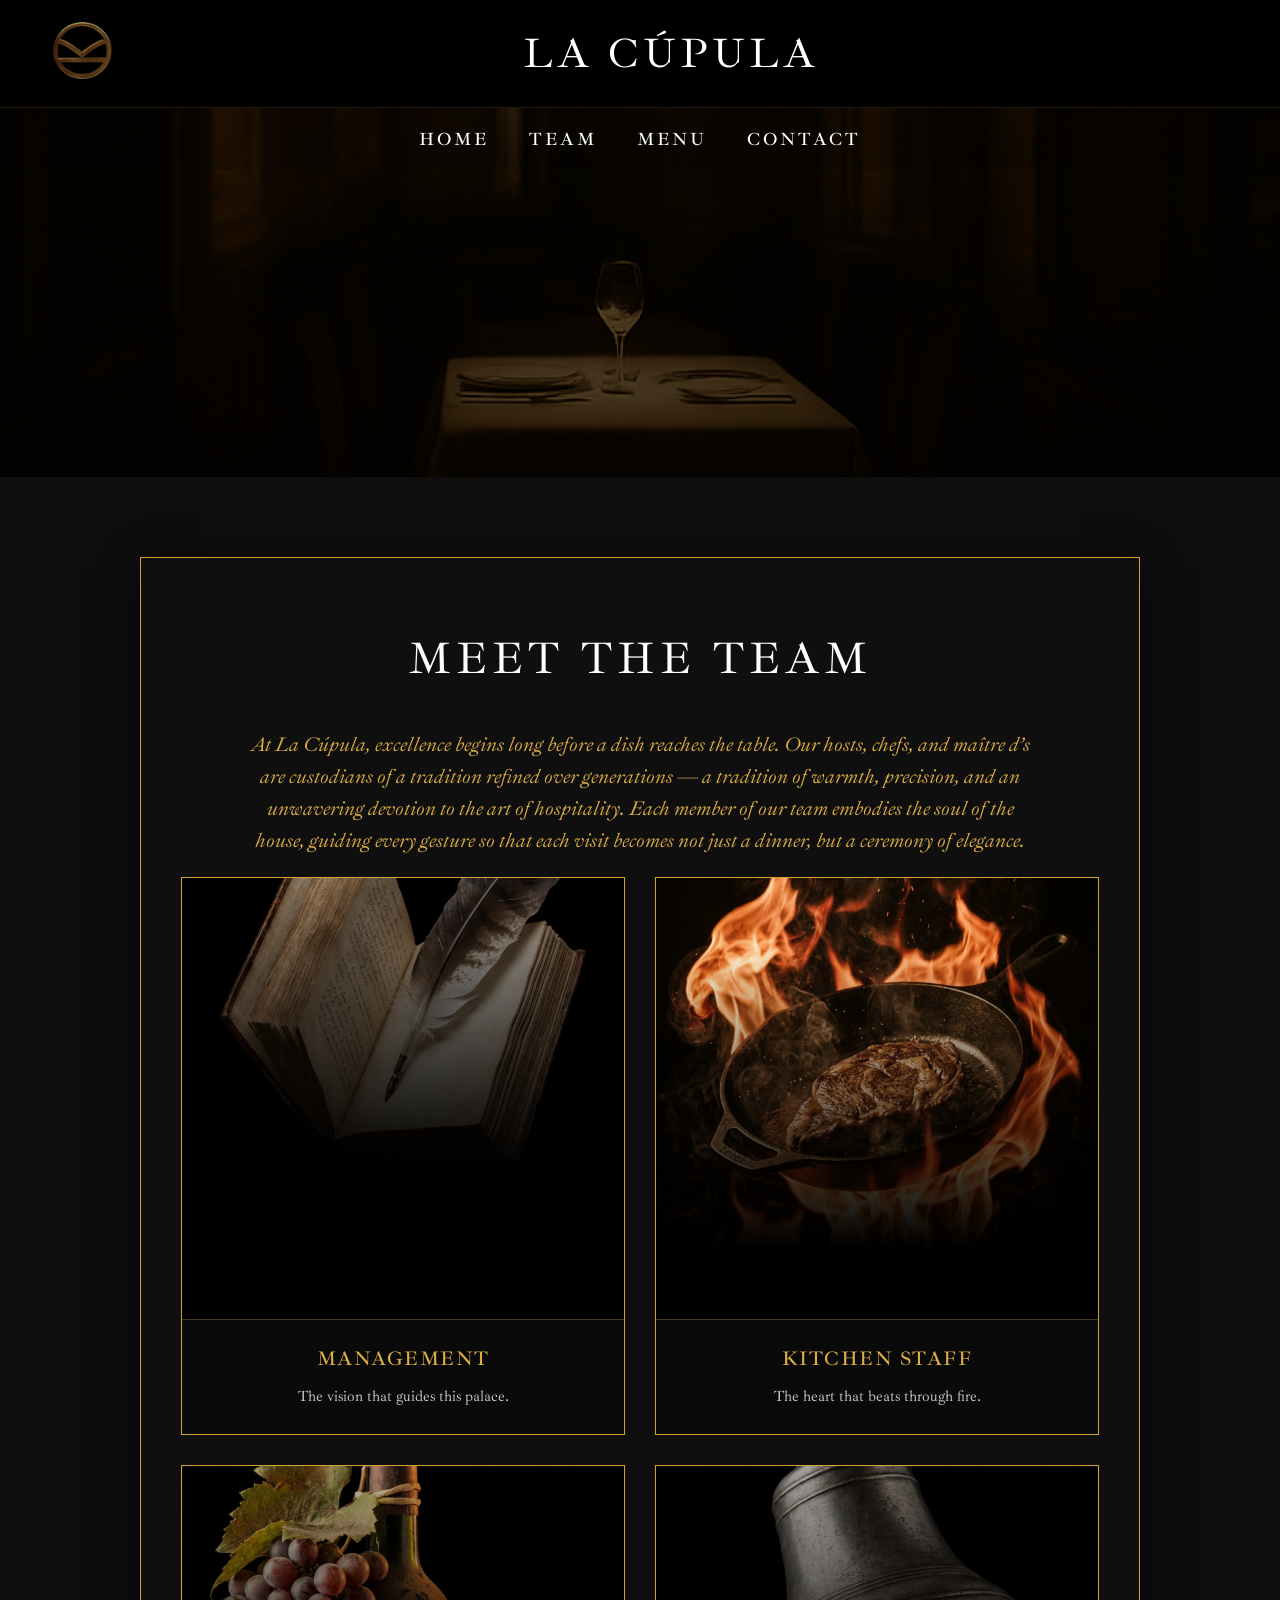
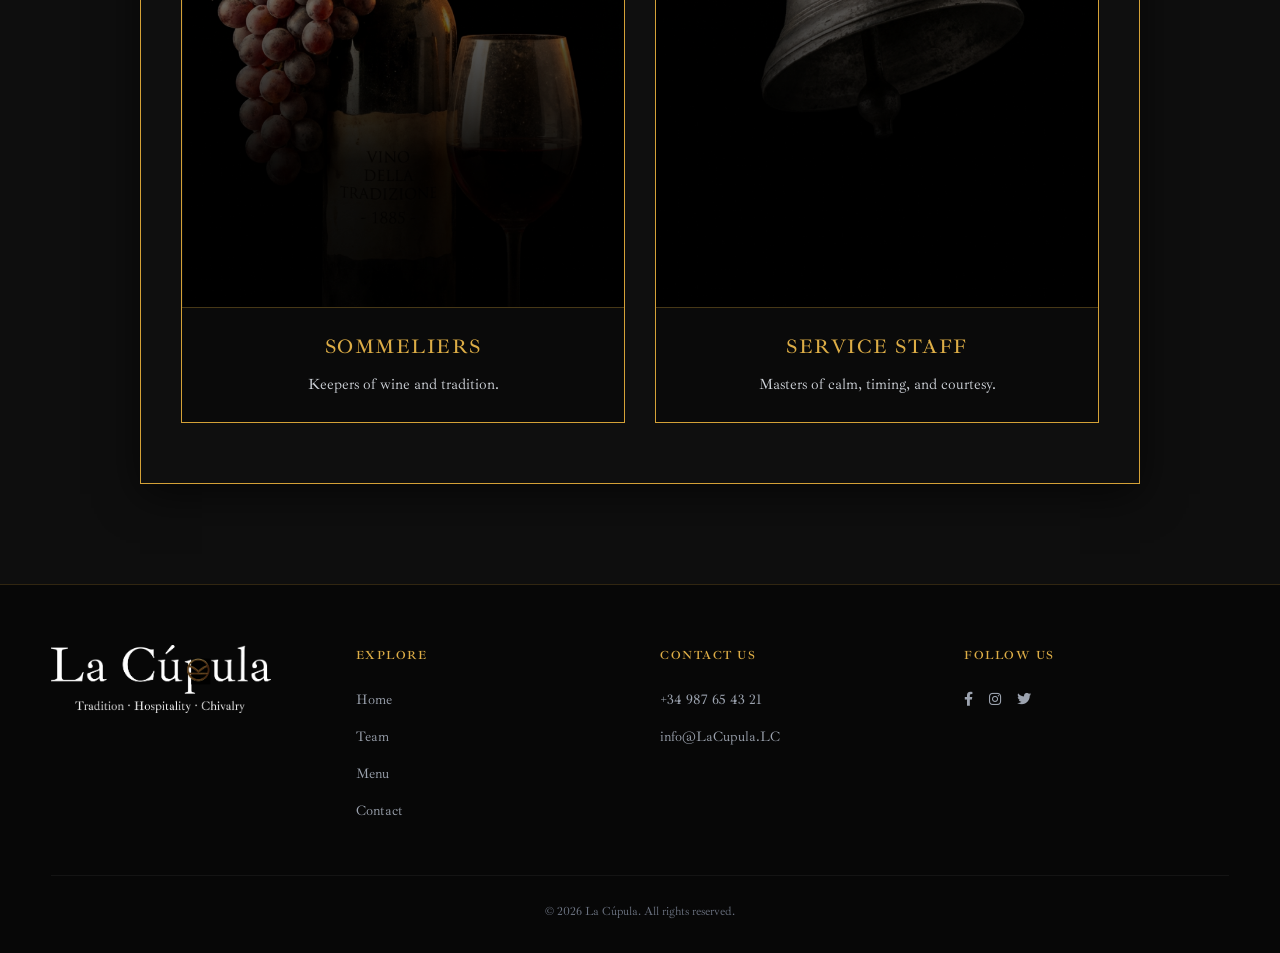
<file: Cupula/html/Team.html>
<!doctype html>
<html lang="en">
  <head>
    <meta charset="UTF-8" />
    <meta name="viewport" content="width=device-width, initial-scale=1.0" />
    <title>La Cúpula – Team</title>
    <link rel="stylesheet" href="../CSS/Header.css" />
    <link rel="stylesheet" href="../CSS/Footer.css" />
    <link rel="stylesheet" href="../CSS/Hero.css" />
    <link rel="stylesheet" href="../CSS/Team.css" />
    <link
      rel="stylesheet"
      href="https://cdnjs.cloudflare.com/ajax/libs/font-awesome/6.0.0/css/all.min.css"
    />
  </head>

  <body>
    <header>
      <div class="logo">
        <a href="../Index.html"
          ><img src="../assets/img/logo.png" alt="La Cúpula Logo"
        /></a>
      </div>
      <div class="nombre">La Cúpula</div>

      <input type="checkbox" id="menu-toggle" class="menu-toggle" />
      <label
        for="menu-toggle"
        class="hamburger"
        aria-label="Toggle navigation menu"
      >
        <span></span>
        <span></span>
        <span></span>
      </label>

      <nav class="hamburger-menu">
        <a href="../Index.html">HOME</a>
        <a href="Team.html">TEAM</a>
        <a href="Menu.html">MENU</a>
        <a href="Contact.html">CONTACT</a>
      </nav>
    </header>

    <section class="hero-menu">
      <nav class="hero-nav">
        <a href="../Index.html">HOME</a>
        <a href="Team.html">TEAM</a>
        <a href="Menu.html">MENU</a>
        <a href="Contact.html">CONTACT</a>
      </nav>
    </section>

    <section class="hero"></section>

    <main>
      <section class="team-section">
        <div class="team-wrapper">
          <div class="text-header"></div>

          <h1 class="team-title">MEET THE TEAM</h1>

          <p class="team-intro">
            At La Cúpula, excellence begins long before a dish reaches the
            table. Our hosts, chefs, and maître d’s are custodians of a
            tradition refined over generations — a tradition of warmth,
            precision, and an unwavering devotion to the art of hospitality.
            Each member of our team embodies the soul of the house, guiding
            every gesture so that each visit becomes not just a dinner, but a
            ceremony of elegance.
          </p>

          <div class="team-grid base">
            <a href="team-Management.html" class="team-card">
              <img
                src="../assets/img/Management-button.png"
                class="team-photo"
                alt="Portrait representing the Management team"
              />
              <div class="card-text">
                <h3>Management</h3>
                <p>The vision that guides this palace.</p>
              </div>
            </a>

            <a href="team-Kitchen.html" class="team-card">
              <img
                src="../assets/img/Kitchen-button.png"
                class="team-photo"
                alt="Portrait representing the Kitchen Staff"
              />
              <div class="card-text">
                <h3>Kitchen Staff</h3>
                <p>The heart that beats through fire.</p>
              </div>
            </a>

            <a href="team-Sommeliers.html" class="team-card">
              <img
                src="../assets/img/Sommelier-button.png"
                class="team-photo"
                alt="Portrait representing the Sommeliers"
              />
              <div class="card-text">
                <h3>Sommeliers</h3>
                <p>Keepers of wine and tradition.</p>
              </div>
            </a>

            <a href="Team-Staff.html" class="team-card">
              <img
                src="../assets/img/Staff-button.png"
                class="team-photo"
                alt="Portrait representing the Service Staff"
              />
              <div class="card-text">
                <h3>Service Staff</h3>
                <p>Masters of calm, timing, and courtesy.</p>
              </div>
            </a>
          </div>
        </div>
      </section>
    </main>

    <footer class="main-footer">
      <div class="container footer-grid">
        <div class="footer-brand">
          <img
            src="../assets/img/Logo-complete.png"
            alt="La Cúpula Complete Brand Logo"
          />
        </div>
        <div class="footer-column">
          <h4>Explore</h4>
          <ul>
            <li><a href="../Index.html">Home</a></li>
            <li><a href="Team.html">Team</a></li>
            <li><a href="Menu.html">Menu</a></li>
            <li><a href="Contact.html">Contact</a></li>
          </ul>
        </div>
        <div class="footer-column">
          <h4>Contact Us</h4>
          <ul>
            <li class="contact-row">+34 987 65 43 21</li>
            <li class="contact-row">info@LaCupula.LC</li>
          </ul>
        </div>
        <div class="footer-column">
          <h4>Follow Us</h4>
          <div class="social-links">
            <a href="#" aria-label="Facebook"
              ><i class="fab fa-facebook-f"></i
            ></a>
            <a href="#" aria-label="Instagram"
              ><i class="fab fa-instagram"></i
            ></a>
            <a href="#" aria-label="Twitter"><i class="fab fa-twitter"></i></a>
          </div>
        </div>
      </div>
      <div class="footer-copyright">
        <p>&copy; 2026 La Cúpula. All rights reserved.</p>
      </div>
    </footer>
  </body>
</html>
</file>
<file: Cupula/CSS/Footer.css>
.main-footer {
  background-color: #070707;
  color: white;
  padding: 6rem 4vw 3rem 4vw;
  border-top: 1px solid rgba(212, 161, 55, 0.2);
  font-size: 1.4rem;

  .footer-grid {
    max-width: 1200px;
    margin: 0 auto;
    display: grid;
    grid-template-columns: repeat(auto-fit, minmax(min(220px, 100%), 1fr));
    gap: 4rem;

    .footer-brand {
      display: flex;
      justify-content: flex-start;
      align-items: flex-start;
      width: 100%;

      img {
        width: 100%;
        max-width: 220px;
        height: auto;
        object-fit: contain;
        display: block;
        transition: max-width 0.3s ease;
      }
    }

    .footer-column {
      h4 {
        color: #ddad46;
        margin-bottom: 2rem;
        text-transform: uppercase;
        font-size: 1.2rem;
        letter-spacing: 0.15rem;
        font-weight: 600;
      }

      ul {
        list-style: none;

        li {
          margin-bottom: 1.2rem;

          a {
            color: #9ca3af;
            text-decoration: none;
            transition: color 0.3s ease;

            &:hover {
              color: #ddad46;
            }
          }
        }

        .contact-row {
          color: #9ca3af;
        }
      }

      .social-links {
        display: flex;
        gap: 1.6rem;

        a {
          color: #9ca3af;
          text-decoration: none;
          transition: color 0.3s ease;

          &:hover {
            color: #ddad46;
          }
        }
      }
    }
  }

  .footer-copyright {
    max-width: 1200px;
    margin: 4rem auto 0 auto;
    padding-top: 2.5rem;
    border-top: 1px solid rgba(255, 255, 255, 0.05);
    text-align: center;
    font-size: 1.2rem;
    color: #6b7280;
  }
}

@media (max-width: 768px) {
  .main-footer {
    padding: 4rem 4vw 2rem 4vw;

    .footer-grid {
      grid-template-columns: 1fr;
      text-align: center;
      gap: 3.5rem;

      .footer-brand {
        justify-content: center;
        align-items: center;

        img {
          max-width: clamp(140px, 45vw, 180px);
        }
      }

      .footer-column {
        .social-links {
          justify-content: center;
        }
      }
    }
  }
}
</file>
<file: Cupula/CSS/Header.css>
header {
  width: 100%;
  height: 12vh;
  min-height: 8vh;
  background: #000;
  position: absolute;
  top: 0;
  left: 0;
  z-index: 70;
  display: flex;
  align-items: center;
  justify-content: space-between;
  padding: 0 4vw;
  border-bottom: 1px solid rgba(221, 173, 70, 0.15);

  .logo {
    img {
      width: clamp(3.2rem, 4.8vw, 6.4rem);
      height: auto;
    }
  }

  .nombre {
    font-size: clamp(2.4rem, 3.6vw, 4.2rem);
    letter-spacing: 0.4rem;
    font-weight: 400;
    color: #fff;
    text-transform: uppercase;
    white-space: nowrap;
    text-align: center;
    flex: 1;
  }
}

.menu-toggle {
  display: none;
}

.hamburger {
  display: none;
  flex-direction: column;
  cursor: pointer;
  gap: 0.6rem;
  z-index: 80;

  span {
    width: 2.8rem;
    height: 0.2rem;
    background: #ddad46;
    display: block;
    border-radius: 1px;
    transition: all 0.3s ease;
  }
}

.hamburger-menu {
  display: none;
  position: absolute;
  top: 12vh;
  left: 0;
  width: 100%;
  background: rgba(10, 10, 10, 0.98);
  flex-direction: column;
  text-align: center;
  z-index: 75;
  border-bottom: 2px solid #ddad46;

  a {
    display: block;
    padding: 2rem 0;
    font-size: 1.8rem;
    letter-spacing: 0.2rem;
    color: #fff;
    text-decoration: none;
    border-bottom: 1px solid rgba(255, 255, 255, 0.05);
    transition:
      background 0.3s,
      color 0.3s;

    &:hover {
      background: rgba(221, 173, 70, 0.1);
      color: #ddad46;
    }
  }
}

@keyframes fadeIn {
  from {
    opacity: 0;
    transform: translateY(-10px);
  }
  to {
    opacity: 1;
    transform: translateY(0);
  }
}

@media (max-width: 900px) {
  .menu-toggle:checked ~ .hamburger-menu {
    display: flex;
    animation: fadeIn 0.3s ease forwards;
  }

  .hamburger {
    display: flex;
    position: absolute;
    top: 50%;
    right: 4vw;
    transform: translateY(-50%);
  }
}
</file>
<file: Cupula/CSS/Hero.css>
.hero-menu {
  width: 100%;
  position: absolute;
  top: 12vh;
  left: 0;
  display: flex;
  justify-content: center;
  padding: 1.5rem 0;
  z-index: 30;
  background: rgba(0, 0, 0, 0.2);

  .hero-nav {
    display: flex;
    gap: 4rem;

    a {
      color: #fff;
      text-decoration: none;
      font-size: clamp(1.3rem, 1.6vw, 1.8rem);
      letter-spacing: 0.3rem;
      font-weight: 500;
      transition: color 0.3s ease;
      position: relative;

      &::after {
        content: "";
        position: absolute;
        width: 0;
        height: 1px;
        bottom: -4px;
        left: 50%;
        background-color: #ddad46;
        transition: all 0.3s ease;
        transform: translateX(-50%);
      }

      &:hover {
        color: #ddad46;

        &::after {
          width: 100%;
        }
      }
    }
  }
}

@media (max-width: 900px) {
  .hero-menu {
    display: none;
  }
}
</file>
<file: Cupula/CSS/Index.css>
@import url("https://fonts.googleapis.com/css2?family=Ibarra+Real+Nova:wght@400;500;600;700&display=swap");

:root {
  --color-gold: #ddad46;
  --color-dark-gold: #d4a137;
  --color-bg: #0e0e0e;
}

* {
  margin: 0;
  padding: 0;
  box-sizing: border-box;
}

html {
  font-size: 62.5%;
  scroll-behavior: smooth;

  body {
    font-family: "Ibarra Real Nova", serif;
    background: var(--color-bg);
    color: #fff;
    line-height: 1.8;
    overflow-x: hidden;

    .hero {
      width: 100%;
      height: 100vh;
      background:
        linear-gradient(rgba(0, 0, 0, 0.4), rgba(0, 0, 0, 0.4)),
        url("../assets/img/hero.jpg") center/cover no-repeat;
      position: relative;

      .hero-reserve {
        position: absolute;
        left: 50%;
        top: 75vh;
        transform: translate(-50%, -50%);
        border: 1px solid var(--color-gold);
        background: rgba(0, 0, 0, 0.6);
        padding: 1.2rem 3.6rem;
        font-size: clamp(1.4rem, 1.8vw, 2.2rem);
        letter-spacing: 0.3rem;
        transition: all 0.4s ease;
        z-index: 60;

        @media (max-width: 480px) {
          padding: 1rem 2.5rem;
        }

        a {
          text-decoration: none;
          color: #fff;
          display: block;
          font-weight: 500;
        }

        &:hover {
          background-color: var(--color-gold);

          a {
            color: #000;
          }
        }
      }
    }

    .story-section,
    .experience-section {
      position: relative;
      width: 100%;
      padding: 10rem 4vw 4rem 4vw;
      text-align: center;
      max-width: 1200px;
      margin: 0 auto;

      .story-title,
      .experience-title {
        font-size: clamp(2.8rem, 4vw, 4.5rem);
        color: #fff;
        letter-spacing: 0.5rem;
        margin-bottom: 6rem;
        font-weight: 400;
        position: relative;
      }

      .story-container,
      .experience-container {
        display: flex;
        flex-direction: column;
        border: 1px solid var(--color-dark-gold);
        padding: 6rem 4rem;
        gap: 6rem;
        background: rgba(15, 15, 15, 0.7);
        box-shadow: 0 10px 30px rgba(0, 0, 0, 0.5);

        @media (max-width: 1024px) {
          padding: 4rem 2.5rem;
          gap: 4rem;
        }
      }

      .story-block,
      .experience-block {
        display: flex;
        gap: 6rem;
        align-items: center;
        text-align: left;

        @media (max-width: 1024px) {
          flex-direction: column !important;
          text-align: center;
          gap: 3rem;
        }

        &.block-reverse {
          flex-direction: row-reverse;
        }

        .story-image-area,
        .experience-image-area {
          flex: 1.2;
          display: flex;
          justify-content: center;
          align-items: center;
          width: 100%;
          max-width: 60rem;
        }

        .story-photo,
        .experience-photo {
          width: 100%;
          max-height: 50rem;
          object-fit: cover;
          border-radius: 2px;
          border: 1px solid rgba(212, 161, 55, 0.3);
          box-shadow: 0 5px 15px rgba(0, 0, 0, 0.3);
        }

        .story-text,
        .experience-text {
          flex: 1;
          display: flex;
          flex-direction: column;
          gap: 2rem;
          font-size: clamp(1.4rem, 1.5vw, 1.7rem);
          color: #f3f4f6;
          font-weight: 300;

          h2 {
            color: var(--color-gold);
            font-size: clamp(2.2rem, 3vw, 3rem);
            letter-spacing: 0.2rem;
            font-weight: 400;
            margin-bottom: 0.5rem;
          }
        }
      }

      .story-separator,
      .experience-separator {
        display: flex;
        align-items: center;
        justify-content: center;
        width: 100%;
        margin: 2rem 0;

        &::before,
        &::after {
          content: "";
          flex: 1;
          height: 1px;
          background: linear-gradient(
            to var(--direction, right),
            rgba(212, 161, 55, 0) 0%,
            rgba(212, 161, 55, 0.25) 100%
          );
        }

        &::before {
          --direction: right;
        }

        &::after {
          --direction: left;
        }

        span {
          color: rgba(212, 161, 55, 0.4);
          padding: 0 1.5rem;
          font-size: 1.2rem;
        }
      }

      .story-footer {
        width: 100%;
        margin-top: 2rem;

        .story-bottom {
          border-top: 1px dashed rgba(212, 161, 55, 0.4);
          padding-top: 4rem;
          text-align: center;
          font-size: clamp(1.4rem, 1.6vw, 1.8rem);
          color: #e5e7eb;
          font-style: italic;
        }
      }
    }

    .experience-section {
      padding-top: 4rem;
      padding-bottom: 8rem;
    }
  }
}
</file>
<file: visit italy/css/nav.css>
@import url("https://fonts.googleapis.com/css2?family=Inter:wght@300;400;500;600&family=Playfair+Display:ital,wght@0,400;0,600;0,700;1,400&display=swap");

:root {
  --color-green: #008c45;
  --color-red: #cd212a;
  --color-cream: #f4f5f0;
  --color-dark: #1a1a1a;
  --color-gray: #4a4a4a;
  --font-serif: "Playfair Display", serif;
  --font-sans: "Inter", sans-serif;
}

* {
  box-sizing: border-box;
  margin: 0;
  padding: 0;
}

body {
  overflow-x: hidden;
  font-family: var(--font-sans);
  background-color: var(--color-cream);
  color: var(--color-dark);
  display: flex;
  flex-direction: column;
  min-height: 100vh;

  a {
    text-decoration: none;
    color: inherit;
    transition: color 0.3s ease;
  }
  ul {
    list-style: none;
  }
  img {
    max-width: 100%;
    display: block;
  }

  .container {
    max-width: 1280px;
    margin: 0 auto;
    padding: 0 24px;
    position: relative;
    z-index: 2;
  }

  .main-navigation {
    background-color: white;
    box-shadow: 0 2px 20px rgba(0, 0, 0, 0.08);
    position: sticky;
    top: 0;
    z-index: 1000;
    .mobile-menu-checkbox {
      display: none;
    }

    .navigation-container {
      display: flex;
      justify-content: space-between;
      align-items: center;
      height: 80px;

      .logo {
        font-family: var(--font-serif);
        font-size: 1.75rem;
        font-weight: 700;
        letter-spacing: 0.1em;
        color: var(--color-dark);
        text-decoration: none;

        span {
          color: var(--color-red);
        }
      }

      .nav-links-desktop {
        display: flex;
        align-items: center;
        gap: 32px;

        .nav-link {
          font-weight: 600;
          font-size: 0.95rem;
          text-transform: uppercase;
          letter-spacing: 0.05em;
          position: relative;
          color: var(--color-gray);
          transition: color 0.3s;
          text-decoration: none;

          &:hover,
          &.active {
            color: var(--color-dark);
          }

          &::after {
            content: "";
            position: absolute;
            width: 0;
            height: 2px;
            bottom: -4px;
            left: 0;
            background-color: var(--color-green);
            transition: width 0.3s ease;
          }

          &:hover::after,
          &.active::after {
            width: 100%;
          }
        }

        .btn-plan-trip {
          background-color: var(--color-green);
          color: white;
          padding: 12px 28px;
          border-radius: 30px;
          font-weight: 600;
          text-transform: uppercase;
          font-size: 0.875rem;
          box-shadow: 0 4px 15px rgba(0, 140, 69, 0.3);
          transition: all 0.3s ease;
          text-decoration: none;

          &:hover {
            background-color: #006b35;
            transform: translateY(-2px);
            box-shadow: 0 6px 20px rgba(0, 140, 69, 0.4);
          }
        }
      }

      .mobile-menu-toggle {
        display: none;
        font-size: 1.5rem;
        cursor: pointer;
        color: var(--color-dark);
        background: none;
        border: none;
      }
    }

    .mobile-menu-dropdown {
      display: none;
      background-color: white;
      flex-direction: column;
      border-top: 1px solid #f0f0f0;

      .mobile-link {
        display: block;
        padding: 15px 20px;
        font-weight: 500;
        text-decoration: none;
        border-bottom: 1px solid #f0f0f0;
        color: var(--color-dark);

        &.highlight {
          color: var(--color-red);
        }
        &:hover {
          background-color: var(--color-cream);
          color: var(--color-green);
        }
      }
    }

    &:has(.mobile-menu-checkbox:checked) {
      .mobile-menu-dropdown {
        display: flex;
      }
    }
  }
}

@media (max-width: 768px) {
  body {
    .main-navigation {
      .navigation-container {
        .nav-links-desktop {
          display: none;
        }
        .mobile-menu-toggle {
          display: block;
        }
      }
    }
  }
}
</file>
<file: visit italy/css/contact.css>
body {
  .header-contact {
    height: 50vh;
    background:
      linear-gradient(rgba(0, 0, 0, 0.5), rgba(0, 0, 0, 0.5)),
      url("https://images.unsplash.com/photo-1523906834658-6e24ef2386f9?auto=format&fit=crop&q=80&w=1920");
    background-size: cover;
    background-position: center;
    display: flex;
    align-items: center;
    justify-content: center;
    text-align: center;
    color: white;
    border-bottom: 5px solid var(--color-green);

    h1 {
      font-size: 3.5rem;
      margin-bottom: 1rem;
    }
  }

  .section-padding {
    padding: 80px 0;
  }

  .contact-layout {
    display: grid;
    grid-template-columns: 1fr 1fr;
    gap: 64px;

    .contact-info-column {
      .contact-heading {
        margin-bottom: 32px;
        border-left: 4px solid var(--color-green);
        padding-left: 16px;
        font-family: var(--font-serif);
        font-size: 1.5rem;

        &.mt-large {
          margin-top: 48px;
        }
      }

      .info-cards-wrapper {
        display: flex;
        flex-direction: column;
        gap: 24px;

        .info-card {
          background: white;
          padding: 24px;
          border-radius: 8px;
          border: 1px solid #eee;
          display: flex;
          gap: 20px;
          transition: transform 0.3s;

          &:hover {
            transform: translateY(-4px);
            box-shadow: 0 10px 15px -3px rgba(0, 0, 0, 0.1);
          }

          &.border-blue {
            border-left: 4px solid #3b82f6;
          }
          &.border-green {
            border-left: 4px solid var(--color-green);
          }
          &.border-red {
            border-left: 4px solid var(--color-red);
          }
          &.border-orange {
            border-left: 4px solid #f97316;
          }

          .icon-circle {
            width: 48px;
            height: 48px;
            border-radius: 50%;
            display: flex;
            align-items: center;
            justify-content: center;
            flex-shrink: 0;

            &.bg-light-blue {
              background-color: #eff6ff;
            }
            &.text-blue {
              color: #3b82f6;
            }
            &.bg-light-green {
              background-color: #f0fdf4;
            }
            &.text-green {
              color: var(--color-green);
            }
            &.bg-light-red {
              background-color: #fef2f2;
            }
            &.text-red {
              color: var(--color-red);
            }
          }

          .info-card-title {
            font-weight: bold;
            margin-bottom: 4px;
          }
          .info-card-text {
            font-size: 0.875rem;
            color: #4b5563;
          }
        }
      }

      .google-map-container {
        position: relative;
        height: 600px;
        background-color: #eff6ff;
        border-radius: 12px;
        overflow: hidden;
        border: 1px solid #e5e7eb;
      }
    }

    .contact-form-column {
      .form-wrapper {
        background: white;
        padding: 40px;
        border-radius: 12px;
        box-shadow: 0 20px 25px -5px rgba(0, 0, 0, 0.1);
        border-top: 8px solid var(--color-green);
        position: sticky;
        top: 100px;

        .form-title {
          margin-bottom: 10px;
          font-family: var(--font-serif);
          font-size: 2rem;
        }
        .form-intro {
          margin-bottom: 24px;
          color: #666;
          font-size: 0.9rem;
        }

        .form-group {
          margin-bottom: 24px;

          .form-label {
            display: block;
            font-size: 0.875rem;
            font-weight: 700;
            margin-bottom: 8px;
          }

          .form-input {
            width: 100%;
            padding: 12px 16px;
            background-color: #f9fafb;
            border: 1px solid #e5e7eb;
            border-radius: 6px;
            outline: none;
            transition: all 0.3s;

            &:focus {
              border-color: var(--color-green);
              background-color: white;
            }
          }

          .form-textarea {
            resize: vertical;
            min-height: 120px;
          }
        }

        .btn-submit {
          width: 100%;
          padding: 12px;
          background-color: var(--color-green);
          color: white;
          font-weight: bold;
          border: none;
          border-radius: 4px;
          cursor: pointer;

          &:hover {
            background-color: #006b35;
          }
        }
      }
    }
  }

  @media (max-width: 1024px) {
    .contact-layout {
      grid-template-columns: 1fr;
    }
  }
}
</file>
<file: visit italy/css/footer.css>
body {
  .main-footer {
    background-color: var(--color-dark);
    color: white;
    padding: 64px 0 32px;
    margin-top: auto;
    border-top: 5px solid var(--color-red);

    .footer-grid {
      display: grid;
      grid-template-columns: repeat(auto-fit, minmax(200px, 1fr));
      gap: 48px;
      font-size: 0.875rem;
      color: #9ca3af;

      .footer-brand {
        h2 {
          font-family: var(--font-serif);
          font-size: 1.5rem;
          color: white;
          margin-bottom: 16px;
          letter-spacing: 0.1em;

          span {
            color: var(--color-red);
          }
        }
      }

      .footer-column {
        h4 {
          color: white;
          margin-bottom: 24px;
          text-transform: uppercase;
          font-size: 0.75rem;
          letter-spacing: 0.1em;
          font-weight: 600;
        }

        ul li {
          margin-bottom: 12px;
        }

        a {
          transition: color 0.3s;
          &:hover {
            color: var(--color-green);
          }
        }
      }

      .contact-row {
        display: flex;
        align-items: center;
        gap: 12px;

        .icon-red {
          color: var(--color-red);
        }
        .icon-green {
          color: var(--color-green);
        }
      }

      .social-links {
        display: flex;
        gap: 16px;
        font-size: 1.25rem;

        a:hover {
          color: white;
        }
      }
    }

    .footer-copyright {
      margin-top: 48px;
      padding-top: 32px;
      border-top: 1px solid #333;
      text-align: center;
      font-size: 0.75rem;
    }
  }
}
</file>
<file: Cupula/CSS/Contact.css>
@import url("https://fonts.googleapis.com/css2?family=Ibarra+Real+Nova:wght@400;500;600;700&display=swap");

:root {
  --color-gold: #ddad46;
  --color-dark-gold: #d4a137;
  --color-bg: #0e0e0e;
  --color-card-bg: #0a0a0a;
}

* {
  margin: 0;
  padding: 0;
  box-sizing: border-box;
}

html {
  font-size: 62.5%;
  scroll-behavior: smooth;

  body {
    font-family: "Ibarra Real Nova", serif;
    background: var(--color-bg);
    color: #fff;
    line-height: 1.8;
    overflow-x: hidden;
    -webkit-font-smoothing: antialiased;

    .hero {
      width: 100%;
      height: clamp(35vh, 45vh, 50vh);
      background:
        linear-gradient(rgba(0, 0, 0, 0.5), rgba(0, 0, 0, 0.7)),
        url("../assets/img/Contact-Hero.jpg");
      background-size: cover;
      background-position: center;
      background-repeat: no-repeat;
      position: relative;
      z-index: 20;
      margin-top: 8vh;
    }

    .contact-section {
      width: 100%;
      padding: 8rem 4vw 10rem 4vw;
      display: flex;
      justify-content: center;
      position: relative;
      z-index: 10;

      .contact-wrapper {
        width: 100%;
        max-width: 110rem;
        position: relative;
        border: 1px solid var(--color-dark-gold);
        padding: 6rem 4rem;
        background: rgba(15, 15, 15, 0.85);
        box-shadow: 0 1rem 4rem rgba(0, 0, 0, 0.6);

        .contact-title {
          font-size: clamp(2.8rem, 4vw, 4.5rem);
          color: #fff;
          letter-spacing: 0.5rem;
          margin-bottom: 1.5rem;
          font-weight: 400;
          text-transform: uppercase;
          text-align: center;
        }

        .subtitle {
          text-align: center;
          width: min(90%, 75rem);
          margin: 0 auto;
          font-size: clamp(1.5rem, 1.8vw, 1.9rem);
          color: var(--color-gold);
          font-style: italic;
          font-weight: 400;
        }

        .reservation-title {
          margin: 5rem 0;
          display: flex;
          align-items: center;
          justify-content: center;
          gap: 3rem;

          .line-group {
            display: flex;
            flex-direction: column;
            gap: 0.8rem;
            width: 15vw;
            max-width: 18rem;

            .line {
              width: 100%;
              height: 1px;
              background: var(--color-gold);
              opacity: 0.6;
            }
          }

          .text {
            text-align: center;
            line-height: 1.3;
            color: #fff;
            font-size: clamp(1.6rem, 2.2vw, 2.4rem);
            letter-spacing: 0.2rem;
            font-weight: 500;
          }
        }

        .form-container {
          width: 100%;
          margin-bottom: 4rem;

          .form-grid {
            display: grid;
            grid-template-columns: 1fr 1fr;
            gap: 3.5rem;

            .left-side,
            .right-side {
              display: flex;
              flex-direction: column;
              gap: 2.5rem;
            }

            .row {
              display: flex;
              gap: 2rem;
              width: 100%;

              .select-wrapper {
                position: relative;
                width: 50%;

                &::after {
                  content: "▼";
                  font-size: 1rem;
                  color: var(--color-gold);
                  right: 1.5rem;
                  top: 50%;
                  transform: translateY(-50%);
                  position: absolute;
                  pointer-events: none;
                }
              }
            }
          }

          input[type="text"],
          input[type="email"],
          input[type="tel"],
          input[type="date"],
          select,
          textarea {
            width: 100%;
            background: var(--color-card-bg);
            border: 1px solid rgba(212, 161, 55, 0.3);
            color: #f3f4f6;
            padding: 1.5rem;
            font-size: 1.5rem;
            font-family: inherit;
            outline: none;
            border-radius: 0.2rem;
            transition:
              border-color 0.4s ease,
              box-shadow 0.4s ease;

            &:focus {
              border-color: var(--color-gold);
              box-shadow: 0 0 0.8rem rgba(221, 173, 70, 0.25);
            }

            &::-webkit-calendar-picker-indicator {
              filter: invert(1);
              cursor: pointer;
            }
          }

          select {
            appearance: none;
            cursor: pointer;
            padding-right: 3.5rem;
          }

          textarea {
            resize: vertical;
            min-height: 14.5rem;
          }

          .form-footer {
            margin-top: 3rem;
            display: flex;
            flex-direction: column;
            gap: 2.5rem;

            .checkbox-area {
              display: flex;
              align-items: center;
              gap: 1.2rem;
              cursor: pointer;

              input[type="checkbox"] {
                width: 1.8rem;
                height: 1.8rem;
                accent-color: var(--color-gold);
                cursor: pointer;
              }

              label {
                font-size: 1.4rem;
                color: #d1d5db;
                user-select: none;
                cursor: pointer;
              }
            }

            .submit-block {
              display: flex;
              justify-content: space-between;
              align-items: center;
              border-top: 1px dashed rgba(212, 161, 55, 0.2);
              padding-top: 2.5rem;

              button[type="submit"] {
                border: 1px solid var(--color-gold);
                background: rgba(0, 0, 0, 0.6);
                padding: 1.2rem 4.5rem;
                font-size: 1.6rem;
                letter-spacing: 0.2rem;
                color: #fff;
                font-weight: 500;
                cursor: pointer;
                transition: all 0.4s ease;

                &:hover {
                  background-color: var(--color-gold);
                  color: #000;
                }
              }

              .required-note {
                font-size: 1.3rem;
                color: #9ca3af;
                font-style: italic;
              }
            }
          }
        }

        .rules-box {
          text-align: center;
          margin: 0 auto 4rem auto;
          max-width: 75rem;
          padding: 3rem 2rem;
          border-top: 1px solid rgba(212, 161, 55, 0.2);
          border-bottom: 1px solid rgba(212, 161, 55, 0.2);

          .rules-title {
            font-size: 1.6rem;
            color: var(--color-gold);
            letter-spacing: 0.2rem;
            margin-bottom: 1.5rem;
            font-weight: 500;
          }

          .rules-text {
            font-size: 1.5rem;
            color: #d1d5db;
            line-height: 1.8;
            font-weight: 300;
          }
        }

        .private-events {
          text-align: center;
          font-size: 1.8rem;
          color: var(--color-gold);
          font-style: italic;
          margin: 4rem 0;
          font-weight: 400;
        }

        .bottom-section {
          display: flex;
          gap: 4rem;
          border-top: 1px solid rgba(212, 161, 55, 0.2);
          padding-top: 5rem;
          margin-top: 2rem;

          h2 {
            font-size: 2rem;
            color: var(--color-gold);
            text-transform: uppercase;
            letter-spacing: 0.15rem;
            margin-bottom: 2rem;
            font-weight: 500;
          }

          .locate-box {
            width: 60%;

            .map {
              width: 100%;
              aspect-ratio: 16 / 9;
              border: 1px solid rgba(212, 161, 55, 0.4);
              box-shadow: 0 0.5rem 2rem rgba(0, 0, 0, 0.5);
              overflow: hidden;

              iframe {
                width: 100%;
                height: 100%;
                border: none;
                display: block;
              }
            }
          }

          .info-box {
            width: 40%;
            display: flex;
            flex-direction: column;
            justify-content: flex-start;

            p {
              font-size: 1.6rem;
              color: #e5e7eb;
              line-height: 1.8;
              font-weight: 300;
            }

            .address {
              margin-bottom: 2rem;
            }

            .email-direct {
              color: var(--color-gold);
              font-weight: 400;
            }

            .hours-card {
              margin-top: 3rem;
              background: rgba(20, 20, 20, 0.6);
              border: 1px solid rgba(212, 161, 55, 0.25);
              padding: 2.5rem;
              border-radius: 0.2rem;
              box-shadow: 0 0.8rem 2rem rgba(0, 0, 0, 0.4);

              h3 {
                color: var(--color-gold);
                font-size: 1.6rem;
                text-transform: uppercase;
                letter-spacing: 0.15rem;
                margin-bottom: 2rem;
                font-weight: 500;
              }

              .hours-row {
                display: flex;
                justify-content: space-between;
                margin-bottom: 1.2rem;
                font-size: 1.5rem;

                .days {
                  color: #fff;
                  font-weight: 500;
                }

                .times {
                  color: #d1d5db;
                  text-align: right;
                }
              }

              .parking-note {
                margin-top: 2rem;
                font-size: 1.3rem;
                color: #9ca3af;
                font-style: italic;
                line-height: 1.6;
                border-top: 1px dashed rgba(212, 161, 55, 0.2);
                padding-top: 1.5rem;
              }
            }
          }
        }
      }
    }
  }
}

@media (max-width: 1100px) {
  html body .contact-section .contact-wrapper .form-container .form-grid {
    grid-template-columns: 1fr;
    gap: 2.5rem;
  }
}

@media (max-width: 900px) {
  html body .contact-section {
    padding: 4rem 2rem;
  }
  html body .contact-section .contact-wrapper {
    padding: 4rem 2rem;
  }
  html body .contact-section .contact-wrapper .reservation-title .line-group {
    display: none;
  }
  html body .contact-section .contact-wrapper .bottom-section {
    flex-direction: column;
    gap: 4rem;
  }
  html body .contact-section .contact-wrapper .bottom-section .locate-box,
  html body .contact-section .contact-wrapper .bottom-section .info-box {
    width: 100%;
  }
}

@media (max-width: 520px) {
  html
    body
    .contact-section
    .contact-wrapper
    .form-container
    .form-footer
    .submit-block {
    flex-direction: column;
    gap: 1.5rem;
    align-items: center;
  }
  html
    body
    .contact-section
    .contact-wrapper
    .form-container
    .form-footer
    .submit-block
    button[type="submit"] {
    width: 100%;
  }
}
</file>
<file: Cupula/CSS/Menu.css>
@import url("https://fonts.googleapis.com/css2?family=Ibarra+Real+Nova:wght@400;500;600;700&display=swap");

:root {
  --color-gold: #ddad46;
  --color-dark-gold: #d4a137;
  --color-bg: #0e0e0e;
  --color-card-bg: #0a0a0a;
}

* {
  margin: 0;
  padding: 0;
  box-sizing: border-box;
}

html {
  font-size: 62.5%;
  scroll-behavior: smooth;

  body {
    font-family: "Ibarra Real Nova", serif;
    background: var(--color-bg);
    color: #fff;
    line-height: 1.8;
    overflow-x: hidden;

    .hero {
      width: 100%;
      height: clamp(35vh, 45vh, 50vh);
      background:
        linear-gradient(rgba(0, 0, 0, 0.5), rgba(0, 0, 0, 0.7)),
        url("../assets/img/Hero-Menu.jpg") center/cover no-repeat;
      position: relative;
      z-index: 20;
      margin-top: 8vh;
    }

    .menu-section {
      width: 100%;
      padding: 8rem 4vw 10rem 4vw;
      display: flex;
      justify-content: center;
      position: relative;
      z-index: 10;

      .menu-wrapper {
        width: 100%;
        max-width: 110rem;
        position: relative;
        border: 1px solid var(--color-dark-gold);
        padding: 6rem 4rem;
        background: rgba(15, 15, 15, 0.85);
        box-shadow: 0 1rem 4rem rgba(0, 0, 0, 0.6);

        .text-header {
          position: absolute;
          top: -3rem;
          left: 50%;
          transform: translateX(-50%);
          width: max-content;
          min-width: 18rem;
          padding: 0 2rem;
          height: 6rem;
        }

        .menu-main-header {
          text-align: center;
          margin-bottom: 6rem;

          .menu-main-title {
            font-size: clamp(1.8rem, 4vw, 2.8rem);
            letter-spacing: clamp(0.1rem, 1vw, 0.5rem);
            font-weight: 400;
            text-transform: uppercase;
          }

          .menu-intro {
            width: min(90%, 75rem);
            margin: 0 auto;
            font-size: clamp(1.5rem, 1.8vw, 1.9rem);
            color: var(--color-gold);
            font-style: italic;
          }
        }

        .menu-group {
          margin-bottom: 8rem;

          .group-title {
            font-size: clamp(2.2rem, 3vw, 3rem);
            color: #fff;
            text-transform: uppercase;
            letter-spacing: 0.3rem;
            text-align: center;
            margin-top: 8rem;
            margin-bottom: 4rem;
            font-weight: 400;
            position: relative;

            &::after {
              content: "";
              display: block;
              width: 6rem;
              height: 0.1rem;
              background: var(--color-gold);
              margin: 1.5rem auto 0 auto;
            }
          }
        }

        .tasting-container {
          display: flex;
          flex-direction: column;
          gap: 4rem;

          .tasting-box {
            display: flex;
            background: var(--color-card-bg);
            border: 1px solid rgba(212, 161, 55, 0.25);
            overflow: hidden;
            transition:
              box-shadow 0.4s ease,
              transform 0.4s ease;

            &:hover {
              transform: translateY(-0.2rem);
              box-shadow: 0 0.8rem 2.4rem rgba(212, 161, 55, 0.08);
            }

            .tasting-left {
              width: 35%;
              min-width: 25rem;

              img {
                width: 100%;
                height: 100%;
                object-fit: cover;
              }
            }

            .tasting-right {
              width: 65%;
              padding: 3.5rem;
              display: flex;
              flex-direction: column;

              .tasting-header {
                display: flex;
                justify-content: space-between;
                align-items: baseline;
                margin-bottom: 1.5rem;
                border-bottom: 0.1rem dashed rgba(255, 255, 255, 0.15);
                padding-bottom: 1rem;

                h3 {
                  font-size: clamp(1.8rem, 2.2vw, 2.4rem);
                  color: var(--color-gold);
                  font-weight: 500;
                  letter-spacing: 0.1rem;
                }

                .price {
                  font-size: clamp(1.8rem, 2.2vw, 2.4rem);
                  font-weight: 600;
                  color: #fff;
                }
              }

              .tasting-desc {
                font-size: 1.5rem;
                color: #b3b3b3;
                font-style: italic;
                margin-bottom: 2rem;
                font-weight: 300;
              }

              .menu-items-list {
                list-style: none;
                display: flex;
                flex-direction: column;
                gap: 1rem;

                li {
                  font-size: 1.5rem;
                  color: #e5e7eb;
                  position: relative;
                  padding-left: 2rem;
                  font-weight: 400;

                  &::before {
                    content: "•";
                    position: absolute;
                    left: 0;
                    color: var(--color-gold);
                    font-size: 1.8rem;
                    line-height: 1;
                  }
                }
              }
            }
          }
        }

        .dishes-grid {
          display: grid;
          grid-template-columns: repeat(auto-fit, minmax(24rem, 1fr));
          gap: 3rem;

          .dish-card {
            background: var(--color-card-bg);
            border: 1px solid rgba(212, 161, 55, 0.2);
            display: flex;
            flex-direction: column;
            transition:
              transform 0.4s ease,
              box-shadow 0.4s ease;

            &:hover {
              transform: translateY(-0.4rem);
              box-shadow: 0 1rem 2.5rem rgba(212, 161, 55, 0.1);
            }

            .card-image {
              width: 100%;
              aspect-ratio: 4 / 3;
              overflow: hidden;
              border-bottom: 0.1rem solid rgba(212, 161, 55, 0.15);

              img {
                width: 100%;
                height: 100%;
                object-fit: cover;
                transition: transform 0.5s ease;
              }
            }

            &:hover .card-image img {
              transform: scale(1.03);
            }

            .card-text {
              padding: 2rem;
              display: flex;
              flex-direction: column;
              flex-grow: 1;

              .dish-meta {
                display: flex;
                justify-content: space-between;
                align-items: flex-start;
                gap: 1rem;
                margin-bottom: 1.2rem;

                h3 {
                  font-size: 1.7rem;
                  color: var(--color-gold);
                  font-weight: 500;
                  line-height: 1.3;
                }

                .dish-price {
                  font-size: 1.6rem;
                  font-weight: 600;
                  color: #fff;
                }
              }

              p {
                font-size: 1.4rem;
                color: #d1d5db;
                line-height: 1.6;
                font-weight: 300;
              }
            }
          }
        }

        .sommelier-note {
          margin-top: 6rem;
          background: rgba(221, 173, 70, 0.04);
          border-left: 0.3rem solid var(--color-gold);
          padding: 3rem;
          text-align: center;

          .note-title {
            font-size: 1.8rem;
            color: var(--color-gold);
            margin-bottom: 1rem;
            text-transform: uppercase;
            letter-spacing: 0.1rem;
            font-weight: 500;
          }

          p {
            font-size: 1.5rem;
            color: #e5e7eb;
            max-width: 85ch;
            margin: 0 auto;
            font-style: italic;
            font-weight: 300;
          }
        }
      }
    }
  }
}

@media (max-width: 1100px) {
  html body .menu-section .menu-wrapper .tasting-container .tasting-box {
    flex-direction: column;
  }
  html
    body
    .menu-section
    .menu-wrapper
    .tasting-container
    .tasting-box
    .tasting-left {
    width: 100%;
    height: 30rem;
  }
  html
    body
    .menu-section
    .menu-wrapper
    .tasting-container
    .tasting-box
    .tasting-right {
    width: 100%;
    padding: 3rem;
  }
}

@media (max-width: 900px) {
  html body .menu-section {
    padding: 6rem 2rem;
  }
  html body .menu-section .menu-wrapper {
    padding: 4rem 2rem;
  }
  html body .menu-section .menu-wrapper .dishes-grid {
    grid-template-columns: 1fr;
  }
  html body .menu-section .menu-wrapper .sommelier-note {
    padding: 2.5rem 1.5rem;
  }
}

@media (max-width: 600px) {
  html body .menu-section .menu-wrapper {
    padding: 5rem 1.5rem 3rem 1.5rem;
  }
  html body .menu-section .menu-wrapper .menu-main-header {
    margin-bottom: 4rem;
  }
  html body .menu-section .menu-wrapper .tasting-container {
    gap: 3rem;
  }
  html
    body
    .menu-section
    .menu-wrapper
    .tasting-container
    .tasting-box
    .tasting-left {
    height: 22rem;
  }
  html
    body
    .menu-section
    .menu-wrapper
    .tasting-container
    .tasting-box
    .tasting-right {
    padding: 2rem;
  }
  html
    body
    .menu-section
    .menu-wrapper
    .tasting-container
    .tasting-box
    .tasting-right
    .tasting-header {
    flex-direction: column;
    gap: 0.5rem;
  }
  html body .menu-section .menu-wrapper .dishes-grid .dish-card .card-text {
    padding: 1.5rem;
  }
}
</file>
<file: Cupula/CSS/Team.css>
@import url("https://fonts.googleapis.com/css2?family=Ibarra+Real+Nova:wght@400;500;600;700&display=swap");

:root {
  --color-gold: #ddad46;
  --color-dark-gold: #d4a137;
  --color-bg: #0e0e0e;
}

* {
  margin: 0;
  padding: 0;
  box-sizing: border-box;
}

html {
  font-size: 62.5%;
  scroll-behavior: smooth;

  body {
    font-family: "Ibarra Real Nova", serif;
    background: var(--color-bg);
    color: #fff;
    line-height: 1.8;
    overflow-x: hidden;

    .hero {
      width: 100%;
      height: clamp(35vh, 45vh, 50vh);
      background:
        linear-gradient(rgba(0, 0, 0, 0.5), rgba(0, 0, 0, 0.7)),
        url("../assets/img/Hero-Team.jpg") center/cover no-repeat;
      position: relative;
      z-index: 20;
      margin-top: 8vh;
    }

    .team-section {
      width: 100%;
      padding: 8rem 4vw 10rem 4vw;
      display: flex;
      justify-content: center;
      position: relative;
      z-index: 10;

      .team-wrapper {
        width: 100%;
        max-width: 1000px;
        position: relative;
        text-align: center;
        border: 1px solid var(--color-dark-gold);
        padding: 6rem 4rem;
        background: rgba(15, 15, 15, 0.8);
        box-shadow: 0 10px 40px rgba(0, 0, 0, 0.6);

        @media (max-width: 768px) {
          padding: 4rem 2rem;
        }

        .text-header {
          position: absolute;
          top: -30px;
          left: 50%;
          transform: translateX(-50%);
          width: 180px;
          height: 60px;
        }

        .team-title {
          font-size: clamp(2.8rem, 4vw, 4.5rem);
          color: #fff;
          letter-spacing: 0.5rem;
          margin-bottom: 3rem;
          font-weight: 400;
          text-transform: uppercase;
        }

        .team-intro {
          width: min(90%, 800px);
          margin: 0 auto 2rem auto;
          font-size: clamp(1.5rem, 1.8vw, 2rem);
          color: var(--color-gold);
          line-height: 1.6;
          font-weight: 400;
          font-style: italic;
        }

        .team-description {
          width: min(95%, 850px);
          margin: 0 auto 5rem auto;
          font-size: clamp(1.4rem, 1.6vw, 1.7rem);
          color: #e5e7eb;
          line-height: 1.8;
          font-weight: 300;
          text-align: justify;
          text-align-last: center;

          .gold-text {
            color: var(--color-gold);
            font-size: 1.6rem;
            letter-spacing: 0.2rem;
            font-weight: 500;
            text-transform: uppercase;
          }
        }

        .team-grid.base {
          display: grid;
          grid-template-columns: repeat(2, 1fr);
          gap: 3rem;
          width: 100%;
          justify-content: center;
        }

        .team-grid {
          display: grid;
          grid-template-columns: repeat(2, 1fr);
          gap: 3rem;
          width: 100%;
          justify-content: center;

          @media (max-width: 768px) {
            grid-template-columns: 1fr;
            gap: 4rem;
          }

          .team-card {
            display: flex;
            flex-direction: column;
            border: 1px solid var(--color-dark-gold);
            background: #0a0a0a;
            transition:
              transform 0.4s ease,
              box-shadow 0.4s ease;
            overflow: hidden;
            text-decoration: none;
            color: inherit;

            &[href]:hover {
              cursor: pointer;
              transform: translateY(-8px);
              box-shadow: 0 15px 30px rgba(212, 161, 55, 0.15);
            }

            &.static-card {
              cursor: default;
              &:hover {
                transform: translateY(-4px);
                box-shadow: 0 10px 25px rgba(212, 161, 55, 0.1);
              }
            }

            .team-photo {
              width: 100%;
              aspect-ratio: 1 / 1;
              object-fit: cover;
              border-bottom: 1px solid rgba(212, 161, 55, 0.3);
            }

            .card-text {
              padding: 2.5rem 2rem;
              text-align: center;
              display: flex;
              flex-direction: column;
              justify-content: flex-start;
              flex-grow: 1;

              h3 {
                color: var(--color-gold);
                font-size: clamp(1.6rem, 1.8vw, 2rem);
                letter-spacing: 0.15rem;
                text-transform: uppercase;
                font-weight: 500;
                margin-bottom: 1.2rem;
                line-height: 1.4;

                span {
                  color: #fff;
                  font-size: clamp(1.4rem, 1.5vw, 1.6rem);
                  letter-spacing: 0.05rem;
                  display: block;
                  margin-top: 0.3rem;
                }
              }

              p {
                color: #d1d5db;
                font-size: clamp(1.3rem, 1.4vw, 1.5rem);
                font-weight: 300;
                line-height: 1.6;
              }
            }
          }

          &.sommelier-layout {
            display: flex;
            flex-direction: column;
            gap: 3rem;
            max-width: 100%;
            margin-top: 4rem;

            .sommelier-card {
              flex-direction: row;
              align-items: center;
              text-align: left;
              padding: 2.5rem;
              gap: 4rem;

              .team-photo {
                width: 35%;
                max-width: 250px;
                border-bottom: none;
                border: 1px solid rgba(212, 161, 55, 0.3);
              }

              .card-text {
                width: 65%;
                padding: 0;
                align-items: flex-start;
                text-align: left;

                h3 {
                  margin-bottom: 2rem;

                  span {
                    display: inline;
                    margin-top: 0;
                    margin-left: 0.5rem;
                  }
                }

                p {
                  margin-bottom: 2.5rem;
                }

                .social-icons {
                  display: flex;
                  gap: 1.2rem;
                  margin-top: auto;

                  a {
                    display: flex;
                    align-items: center;
                    justify-content: center;
                    width: 2.8rem;
                    height: 2.8rem;
                    border: 1px solid var(--color-gold);
                    color: var(--color-gold);
                    text-decoration: none;
                    font-size: 1.3rem;
                    transition: all 0.3s ease;

                    &:hover {
                      background: var(--color-gold);
                      color: #000;
                    }
                  }
                }
              }

              @media (max-width: 768px) {
                flex-direction: column;
                text-align: center;
                gap: 2.5rem;

                .team-photo {
                  width: 100%;
                  max-width: 300px;
                }

                .card-text {
                  width: 100%;
                  align-items: center;
                  text-align: center;

                  h3 span {
                    display: block;
                    margin-left: 0;
                    margin-top: 0.5rem;
                  }

                  .social-icons {
                    justify-content: center;
                  }
                }
              }
            }
          }
        }

        .kitchen-hierarchy {
          display: flex;
          flex-direction: column;
          gap: 3rem;
          margin-top: 4rem;

          .hierarchy-box {
            border: 1px solid var(--color-gold);
            padding: 3rem;

            .box-title {
              color: #fff;
              font-size: clamp(1.6rem, 2vw, 2rem);
              letter-spacing: 0.2rem;
              margin-bottom: 3rem;
              text-align: center;
              font-weight: 500;
            }

            .chef-img {
              border: 1px solid var(--color-gold);
              width: 100%;
              object-fit: cover;
            }

            .social-icons {
              display: flex;
              gap: 1.2rem;
              margin-top: 1.5rem;

              a {
                display: flex;
                align-items: center;
                justify-content: center;
                width: 2.8rem;
                height: 2.8rem;
                border: 1px solid var(--color-gold);
                color: var(--color-gold);
                text-decoration: none;
                font-size: 1.3rem;
                transition: all 0.3s ease;

                &:hover {
                  background: var(--color-gold);
                  color: #000;
                }
              }
            }
          }

          .head-chef-box {
            display: flex;
            gap: 4rem;
            align-items: center;
            text-align: left;

            .chef-img {
              width: 35%;
              max-width: 250px;
              aspect-ratio: 1 / 1;
            }

            .chef-info {
              width: 65%;

              h3 {
                color: #fff;
                font-size: clamp(1.6rem, 2vw, 1.8rem);
                letter-spacing: 0.15rem;
                text-transform: uppercase;
                margin-bottom: 1.5rem;
                font-weight: 500;

                span {
                  color: var(--color-gold);
                }
              }

              p {
                color: #d1d5db;
                font-size: clamp(1.4rem, 1.5vw, 1.6rem);
                line-height: 1.6;
                font-weight: 300;
              }
            }

            @media (max-width: 768px) {
              flex-direction: column;
              text-align: center;

              .chef-img {
                width: 100%;
                max-width: 300px;
              }

              .chef-info {
                width: 100%;
              }

              .social-icons {
                justify-content: center;
              }
            }
          }

          .sous-chefs-box {
            .sous-grid {
              display: grid;
              grid-template-columns: 1fr 1fr;
              gap: 4rem;
              max-width: 750px;
              margin: 0 auto;

              .sous-card {
                display: flex;
                flex-direction: column;
                align-items: flex-start;
                text-align: left;

                .chef-img {
                  aspect-ratio: 1 / 1;
                  margin-bottom: 2rem;
                  max-width: 200px;
                  width: 100%;
                }

                h4 {
                  color: #fff;
                  font-size: 1.6rem;
                  margin-bottom: 0.5rem;
                  font-weight: 500;
                  letter-spacing: 0.1rem;
                }

                p {
                  color: #d1d5db;
                  font-size: 1.3rem;
                  line-height: 1.5;
                  font-weight: 300;
                }
              }
            }

            @media (max-width: 768px) {
              .sous-grid {
                grid-template-columns: 1fr;
                gap: 5rem;

                .sous-card {
                  align-items: center;
                  text-align: center;

                  .chef-img {
                    margin: 0 auto 2rem auto;
                  }

                  .social-icons {
                    justify-content: center;
                  }
                }
              }
            }
          }

          .zone-chefs-box {
            display: grid;
            grid-template-columns: repeat(5, 1fr);
            gap: 2rem;
            padding: 2.5rem;

            .zone-card {
              display: flex;
              flex-direction: column;
              align-items: center;
              text-align: center;

              .chef-img {
                aspect-ratio: 1 / 1;
                margin-bottom: 1.5rem;
              }

              h4 {
                color: var(--color-gold);
                font-size: 1.2rem;
                letter-spacing: 0.1rem;
                text-transform: uppercase;
                margin-bottom: 0.5rem;
                font-weight: 500;
                line-height: 1.3;
              }

              span {
                color: #fff;
                font-size: 1.3rem;
                font-weight: 300;
              }

              .social-icons {
                justify-content: center;
                gap: 0.8rem;
                margin-top: 1rem;

                a {
                  width: 2.4rem;
                  height: 2.4rem;
                  font-size: 1.1rem;
                }
              }
            }

            @media (max-width: 900px) {
              grid-template-columns: repeat(auto-fit, minmax(140px, 1fr));
              gap: 4rem 2rem;
            }
          }
        }

        .service-hierarchy {
          display: flex;
          flex-direction: column;
          gap: 3rem;
          margin-top: 4rem;

          .hierarchy-box {
            border: 1px solid var(--color-gold);
            padding: 3rem;

            .box-title {
              color: #fff;
              font-size: clamp(1.6rem, 2vw, 2rem);
              letter-spacing: 0.2rem;
              margin-bottom: 3rem;
              text-align: center;
              font-weight: 500;
            }
            .staff-img {
              border: 1px solid var(--color-gold);
              width: 100%;
              object-fit: cover;
            }
            .social-icons {
              display: flex;
              gap: 1.2rem;
              margin-top: 1.5rem;

              a {
                display: flex;
                align-items: center;
                justify-content: center;
                width: 2.8rem;
                height: 2.8rem;
                border: 1px solid var(--color-gold);
                color: var(--color-gold);
                text-decoration: none;
                font-size: 1.3rem;
                transition: all 0.3s ease;

                &:hover {
                  background: var(--color-gold);
                  color: #000;
                }
              }
            }
          }

          .maitre-box {
            display: flex;
            gap: 4rem;
            align-items: center;
            text-align: left;

            .staff-img {
              width: 35%;
              max-width: 250px;
              aspect-ratio: 1 / 1;
            }
            .staff-info {
              width: 65%;

              h3 {
                color: #fff;
                font-size: clamp(1.6rem, 2vw, 1.8rem);
                letter-spacing: 0.15rem;
                text-transform: uppercase;
                margin-bottom: 1.5rem;
                font-weight: 500;

                span {
                  color: var(--color-gold);
                }
              }
              p {
                color: #d1d5db;
                font-size: clamp(1.4rem, 1.5vw, 1.6rem);
                line-height: 1.6;
                font-weight: 300;
              }
            }
          }

          .captains-box {
            .captains-grid {
              display: grid;
              grid-template-columns: 1fr 1fr;
              gap: 4rem;
              max-width: 750px;
              margin: 0 auto;

              .captain-card {
                display: flex;
                flex-direction: column;
                align-items: flex-start;
                text-align: left;

                .staff-img {
                  aspect-ratio: 1 / 1;
                  margin-bottom: 2rem;
                  max-width: 200px;
                  width: 100%;
                }
                h4 {
                  color: #fff;
                  font-size: 1.6rem;
                  margin-bottom: 0.5rem;
                  font-weight: 500;
                  letter-spacing: 0.1rem;
                }
                p {
                  color: #d1d5db;
                  font-size: 1.3rem;
                  line-height: 1.5;
                  font-weight: 300;
                }
              }
            }
          }

          .floor-staff-box {
            display: grid;
            grid-template-columns: repeat(5, 1fr);
            gap: 2rem;
            padding: 2.5rem;

            .floor-card {
              display: flex;
              flex-direction: column;
              align-items: center;
              text-align: center;

              .staff-img {
                aspect-ratio: 1 / 1;
                margin-bottom: 1.5rem;
              }
              h4 {
                color: var(--color-gold);
                font-size: 1.2rem;
                letter-spacing: 0.1rem;
                text-transform: uppercase;
                margin-bottom: 0.5rem;
                font-weight: 500;
                line-height: 1.3;
              }
              span {
                color: #fff;
                font-size: 1.3rem;
                font-weight: 300;
              }
              .social-icons {
                justify-content: center;
                gap: 0.8rem;
                margin-top: 1rem;

                a {
                  width: 2.4rem;
                  height: 2.4rem;
                  font-size: 1.1rem;
                }
              }
            }
          }
        }
      }
    }
  }
}

@media screen and (max-width: 768px) {
  html body .team-section .team-wrapper .service-hierarchy {
    .maitre-box {
      flex-direction: column;
      text-align: center;

      .staff-img {
        width: 100%;
        max-width: 300px;
      }
      .staff-info {
        width: 100%;
      }
      .social-icons {
        justify-content: center;
      }
    }
    .captains-box {
      .captains-grid {
        grid-template-columns: 1fr;
        gap: 5rem;

        .captain-card {
          align-items: center;
          text-align: center;

          .staff-img {
            margin: 0 auto 2rem auto;
          }

          .social-icons {
            justify-content: center;
          }
        }
      }
    }
  }
}

@media screen and (max-width: 900px) {
  html body .team-section .team-wrapper .service-hierarchy {
    .floor-staff-box {
      grid-template-columns: repeat(auto-fit, minmax(140px, 1fr));
      gap: 40px 20px;
    }
  }
}
</file>
